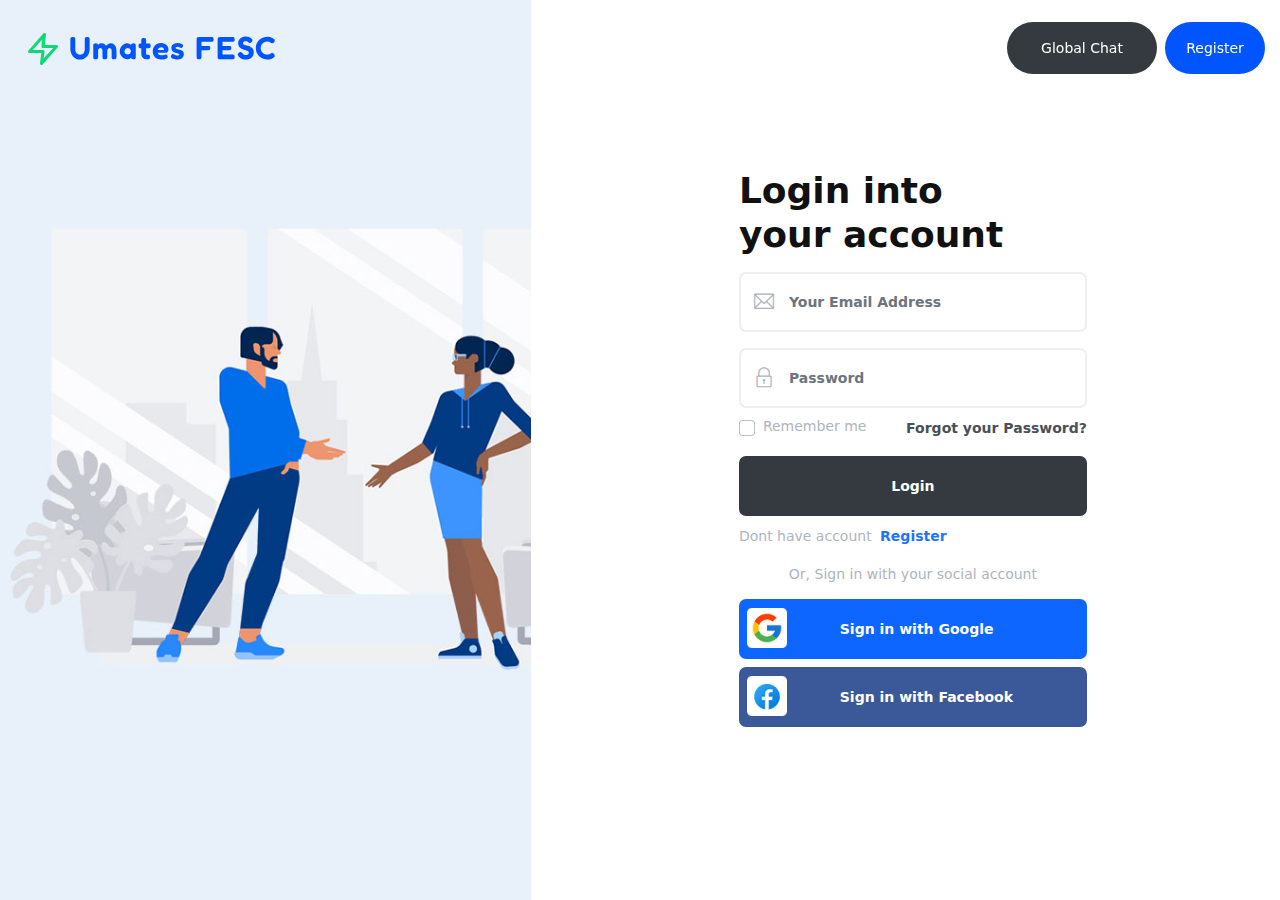
<file: index.html>
<!DOCTYPE html>
<html lang="en">
<head>
    <meta charset="UTF-8">
    <meta name="viewport" content="width=device-width, initial-scale=1.0">
    <meta http-equiv="X-UA-Compatible" content="ie=edge">
    <title>UMates </title>

    <link rel="stylesheet" href="css/themify-icons.css">
    <link rel="stylesheet" href="css/feather.css">
    <!-- Favicon icon -->
    <link rel="icon" type="image/png" sizes="16x16" href="images/INFINITYC.png">
    <!-- Custom Stylesheet -->
    <link rel="stylesheet" href="css/style.css"> 



</head>

<body class="color-theme-blue">

    

    <div class="preloader"></div>

    <div class="main-wrap">

        <div class="nav-header bg-transparent shadow-none border-0">
            <div class="nav-top w-100">
                <a href="index.html"><i class="feather-zap text-success display1-size me-2 ms-0"></i><span class="d-inline-block fredoka-font ls-3 fw-600 text-current font-xxl logo-text mb-0">Umates FESC </span> </a>
                <a href="#" class="mob-menu ms-auto me-2 chat-active-btn"><i class="feather-message-circle text-grey-900 font-sm btn-round-md bg-greylight"></i></a>
                <a href="default-video.html" class="mob-menu me-2"><i class="feather-video text-grey-900 font-sm btn-round-md bg-greylight"></i></a>
                <a href="#" class="me-2 menu-search-icon mob-menu"><i class="feather-search text-grey-900 font-sm btn-round-md bg-greylight"></i></a>
                <button class="nav-menu me-0 ms-2"></button>
               
                    <a href="globalMessages.html" class="header-btn d-none d-lg-block bg-dark fw-500 text-white font-xsss p-3 ms-auto w150 text-center lh-20 rounded-xl" ">Global Chat</a>
                    <a href="#" class="header-btn d-none d-lg-block bg-current fw-500 text-white font-xsss p-3 ms-2 w100 text-center lh-20 rounded-xl"  data-bs-toggle="modal" data-bs-target="#Modalregister">Register</a>

            </div>
            
            
        </div>

        <div class="row">
            <div class="col-xl-5 d-none d-xl-block p-0 vh-100 bg-image-cover bg-no-repeat" style="background-image: url(images/login-bg.jpg);"></div>
            <div class="col-xl-7 vh-100 align-items-center d-flex bg-white rounded-3 overflow-hidden">
                <div class="card shadow-none border-0 ms-auto me-auto login-card">
                    <div class="card-body rounded-0 text-left">
                        <h2 class="fw-700 display1-size display2-md-size mb-3">Login into <br>your account</h2>
                        <form>
                            
                            <div class="form-group icon-input mb-3">
                                <i class="font-sm ti-email text-grey-500 pe-0"></i>
                                <input type="text" class="style2-input ps-5 form-control text-grey-900 font-xsss fw-600" placeholder="Your Email Address">                        
                            </div>
                            <div class="form-group icon-input mb-1">
                                <input type="Password" class="style2-input ps-5 form-control text-grey-900 font-xss ls-3" placeholder="Password">
                                <i class="font-sm ti-lock text-grey-500 pe-0"></i>
                            </div>
                            <div class="form-check text-left mb-3">
                                <input type="checkbox" class="form-check-input mt-2" id="exampleCheck5">
                                <label class="form-check-label font-xsss text-grey-500" for="exampleCheck5">Remember me</label>
                                <a href="forgot.html" class="fw-600 font-xsss text-grey-700 mt-1 float-right">Forgot your Password?</a>
                            </div>
                        </form>
                         
                        <div class="col-sm-12 p-0 text-left">
                            <div class="form-group mb-1"><a href="home.html" class="form-control text-center style2-input text-white fw-600 bg-dark border-0 p-0 ">Login</a></div>
                            <h6 class="text-grey-500 font-xsss fw-500 mt-0 mb-0 lh-32">Dont have account <a href="register.html" class="fw-700 ms-1">Register</a></h6>
                        </div>
                        <div class="col-sm-12 p-0 text-center mt-2">
                            
                            <h6 class="mb-0 d-inline-block bg-white fw-500 font-xsss text-grey-500 mb-3">Or, Sign in with your social account </h6>
                            <div class="form-group mb-1"><a href="#" class="form-control text-left style2-input text-white fw-600 bg-facebook border-0 p-0 mb-2"><img src="images/icon-1.png" alt="icon" class="ms-2 w40 mb-1 me-5"> Sign in with Google</a></div>
                            <div class="form-group mb-1"><a href="#" class="form-control text-left style2-input text-white fw-600 bg-twiiter border-0 p-0 "><img src="images/icon-3.png" alt="icon" class="ms-2 w40 mb-1 me-5"> Sign in with Facebook</a></div>
                        </div>
                    </div>
                </div> 
            </div>
        </div>
    </div>

    <!-- Modal Login -->
    <div class="modal bottom fade" style="overflow-y: scroll;" id="Modallogin" tabindex="-1" role="dialog">
         <div class="modal-dialog modal-dialog-centered" role="document">
            <div class="modal-content border-0">
                <button type="button" class="close" data-dismiss="modal" aria-label="Close"><i class="ti-close text-grey-500"></i></button>
                <div class="modal-body p-3 d-flex align-items-center bg-none">
                    <div class="card shadow-none rounded-0 w-100 p-2 pt-3 border-0">
                        <div class="card-body rounded-0 text-left p-3">
                            <h2 class="fw-700 display1-size display2-md-size mb-4">Login into <br>your account</h2>
                            <form>
                                
                                <div class="form-group icon-input mb-3">
                                    <i class="font-sm ti-email text-grey-500 pe-0"></i>
                                    <input type="text" class="style2-input ps-5 form-control text-grey-900 font-xsss fw-600" placeholder="Your Email Address">                        
                                </div>
                                <div class="form-group icon-input mb-1">
                                    <input type="Password" class="style2-input ps-5 form-control text-grey-900 font-xss ls-3" placeholder="Password">
                                    <i class="font-sm ti-lock text-grey-500 pe-0"></i>
                                </div>
                                <div class="form-check text-left mb-3">
                                    <input type="checkbox" class="form-check-input mt-2" id="exampleCheck2">
                                    <label class="form-check-label font-xsss text-grey-500" for="exampleCheck2">Remember me</label>
                                    <a href="forgot.html" class="fw-600 font-xsss text-grey-700 mt-1 float-right">Forgot your Password?</a>
                                </div>
                            </form>
                             
                            <div class="col-sm-12 p-0 text-left">
                                <div class="form-group mb-1"><a href="#" class="form-control text-center style2-input text-white fw-600 bg-dark border-0 p-0 ">Login</a></div>
                                <h6 class="text-grey-500 font-xsss fw-500 mt-0 mb-0 lh-32">Dont have account <a href="register.html" class="fw-700 ms-1">Register</a></h6>
                            </div>
                            <div class="col-sm-12 p-0 text-center mt-3 ">
                                
                                <h6 class="mb-0 d-inline-block bg-white fw-600 font-xsss text-grey-500 mb-4">Or, Sign in with your social account </h6>
                                <div class="form-group mb-1"><a href="#" class="form-control text-left style2-input text-white fw-600 bg-facebook border-0 p-0 mb-2"><img src="images/icon-1.png" alt="icon" class="ms-2 w40 mb-1 me-5"> Sign in with Google</a></div>
                                <div class="form-group mb-1"><a href="#" class="form-control text-left style2-input text-white fw-600 bg-twiiter border-0 p-0 "><img src="images/icon-3.png" alt="icon" class="ms-2 w40 mb-1 me-5"> Sign in with Facebook</a></div>
                            </div>
                        </div>
                    </div>                    
                </div>
            </div>
        </div>
    </div>


    <!-- Modal Register -->
    <div class="modal bottom fade" style="overflow-y: scroll;" id="Modalregister" tabindex="-1" role="dialog">
        <div class="modal-dialog modal-dialog-centered" role="document">
            <div class="modal-content border-0">
                <button type="button" class="close" data-dismiss="modal" aria-label="Close"><i class="ti-close text-grey-500"></i></button>
                <div class="modal-body p-3 d-flex align-items-center bg-none">
                    <div class="card shadow-none rounded-0 w-100 p-2 pt-3 border-0">
                        <div class="card-body rounded-0 text-left p-3">
                            <h2 class="fw-700 display1-size display2-md-size mb-4">Create <br>your account</h2>                        
                            <form>
                                
                                <div class="form-group icon-input mb-3">
                                    <i class="font-sm ti-user text-grey-500 pe-0"></i>
                                    <input type="text" class="style2-input ps-5 form-control text-grey-900 font-xsss fw-600" placeholder="Your Name">                        
                                </div>
                                <div class="form-group icon-input mb-3">
                                    <i class="font-sm ti-email text-grey-500 pe-0"></i>
                                    <input type="text" class="style2-input ps-5 form-control text-grey-900 font-xsss fw-600" placeholder="Your Email Address">                        
                                </div>
                                <div class="form-group icon-input mb-3">
                                    <input type="Password" class="style2-input ps-5 form-control text-grey-900 font-xss ls-3" placeholder="Password">
                                    <i class="font-sm ti-lock text-grey-500 pe-0"></i>
                                </div>
                                <div class="form-group icon-input mb-1">
                                    <input type="Password" class="style2-input ps-5 form-control text-grey-900 font-xss ls-3" placeholder="Confirm Password">
                                    <i class="font-sm ti-lock text-grey-500 pe-0"></i>
                                </div>
                                <div class="form-check text-left mb-3">
                                    <input type="checkbox" class="form-check-input mt-2" id="exampleCheck3">
                                    <label class="form-check-label font-xsss text-grey-500" for="exampleCheck3">Accept Term and Conditions</label>
                                    <!-- <a href="#" class="fw-600 font-xsss text-grey-700 mt-1 float-right">Forgot your Password?</a> -->
                                </div>
                            </form>
                             
                            <div class="col-sm-12 p-0 text-left">
                                <div class="form-group mb-1"><a href="#" class="form-control text-center style2-input text-white fw-600 bg-dark border-0 p-0 ">Register</a></div>
                                <h6 class="text-grey-500 font-xsss fw-500 mt-0 mb-0 lh-32">Already have account <a href="login.html" class="fw-700 ms-1">Login</a></h6>
                            </div>
                            <div class="col-sm-12 p-0 text-center mt-3 ">
                                
                                <h6 class="mb-0 d-inline-block bg-white fw-600 font-xsss text-grey-500 mb-4">Or, Sign in with your social account </h6>
                                <div class="form-group mb-1"><a href="#" class="form-control text-left style2-input text-white fw-600 bg-facebook border-0 p-0 "><img src="images/icon-1.png" alt="icon" class="ms-2 w40 mb-1 me-5"> Sign in with Google</a></div>
                                <div class="form-group mb-1"><a href="#" class="form-control text-left style2-input text-white fw-600 bg-twiiter border-0 p-0 "><img src="images/icon-3.png" alt="icon" class="ms-2 w40 mb-1 me-5"> Sign in with Facebook</a></div>
                            </div>
                        </div>
                    </div>                    
                </div>
            </div>
        </div>
    </div>

    <script src="js/plugin.js"></script>
    <script src="js/scripts.js"></script>
</body>

</html>
</file>
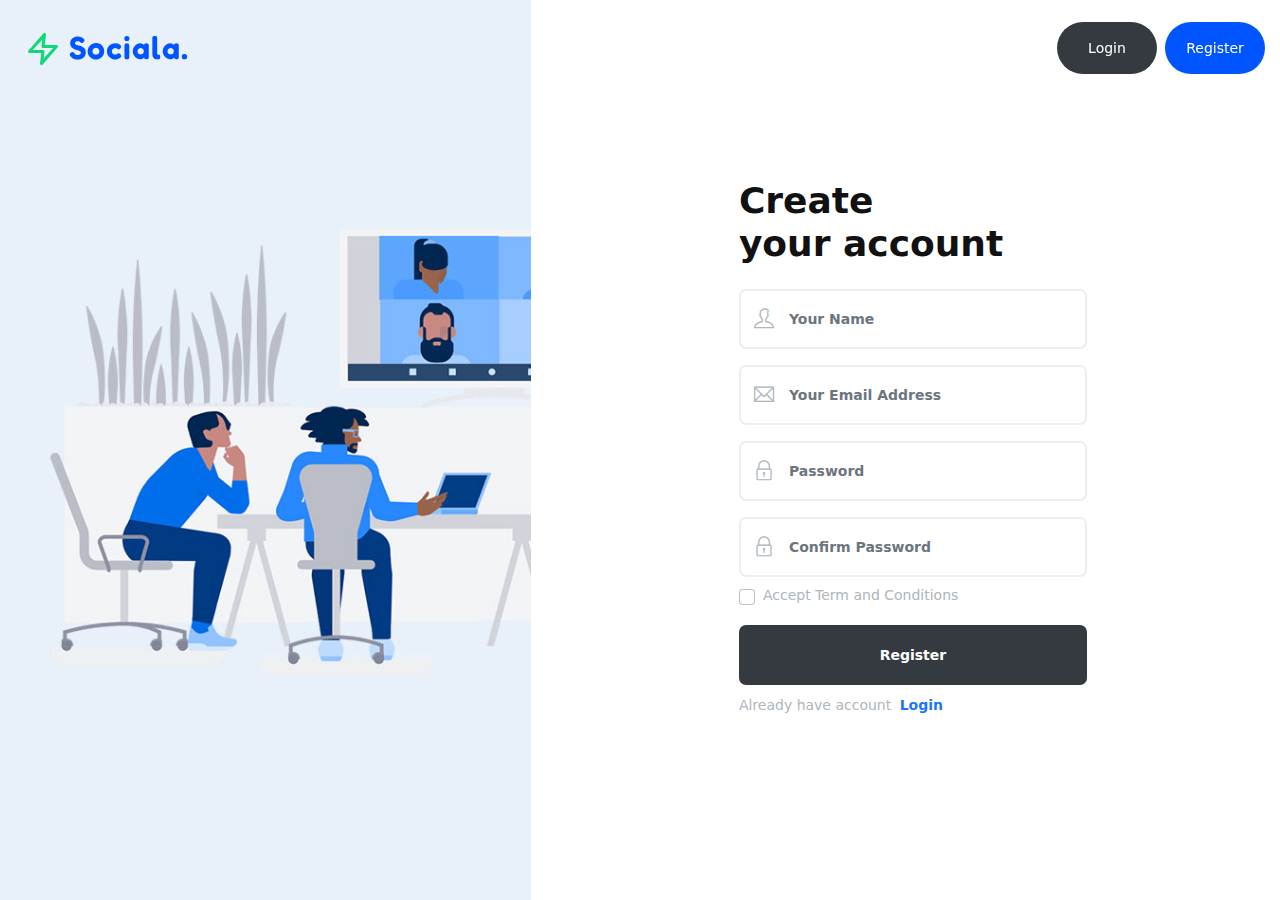
<file: register.html>
<!DOCTYPE html>
<html lang="en">
<head>
    <meta charset="UTF-8">
    <meta name="viewport" content="width=device-width, initial-scale=1.0">
    <meta http-equiv="X-UA-Compatible" content="ie=edge">
    <title>Elomoas - Online Course and LMS HTML Template</title>

    <link rel="stylesheet" href="css/themify-icons.css">
    <link rel="stylesheet" href="css/feather.css">
    <!-- Favicon icon -->
    <link rel="icon" type="image/png" sizes="16x16" href="images/favicon.png">
    <!-- Custom Stylesheet -->
    <link rel="stylesheet" href="css/style.css"> 



</head>

<body class="color-theme-blue">

    <div class="preloader"></div>

    <div class="main-wrap">

        <div class="nav-header bg-transparent shadow-none border-0">
            <div class="nav-top w-100">
                <a href="index.html"><i class="feather-zap text-success display1-size me-2 ms-0"></i><span class="d-inline-block fredoka-font ls-3 fw-600 text-current font-xxl logo-text mb-0">Sociala. </span> </a>
                <a href="#" class="mob-menu ms-auto me-2 chat-active-btn"><i class="feather-message-circle text-grey-900 font-sm btn-round-md bg-greylight"></i></a>
                <a href="default-video.html" class="mob-menu me-2"><i class="feather-video text-grey-900 font-sm btn-round-md bg-greylight"></i></a>
                <a href="#" class="me-2 menu-search-icon mob-menu"><i class="feather-search text-grey-900 font-sm btn-round-md bg-greylight"></i></a>
                <button class="nav-menu me-0 ms-2"></button>

                <a href="#" class="header-btn d-none d-lg-block bg-dark fw-500 text-white font-xsss p-3 ms-auto w100 text-center lh-20 rounded-xl"  data-bs-toggle="modal" data-bs-target="#Modallogin">Login</a>
                <a href="#" class="header-btn d-none d-lg-block bg-current fw-500 text-white font-xsss p-3 ms-2 w100 text-center lh-20 rounded-xl"  data-bs-toggle="modal" data-bs-target="#Modalregister">Register</a>

            </div>
            
            
        </div>

        <div class="row">
            <div class="col-xl-5 d-none d-xl-block p-0 vh-100 bg-image-cover bg-no-repeat" style="background-image: url(images/login-bg-2.jpg);"></div>
            <div class="col-xl-7 vh-100 align-items-center d-flex bg-white rounded-3 overflow-hidden">
                <div class="card shadow-none border-0 ms-auto me-auto login-card">
                    <div class="card-body rounded-0 text-left">
                        <h2 class="fw-700 display1-size display2-md-size mb-4">Create <br>your account</h2>                        
                        <form>
                            
                            <div class="form-group icon-input mb-3">
                                <i class="font-sm ti-user text-grey-500 pe-0"></i>
                                <input type="text" class="style2-input ps-5 form-control text-grey-900 font-xsss fw-600" placeholder="Your Name">                        
                            </div>
                            <div class="form-group icon-input mb-3">
                                <i class="font-sm ti-email text-grey-500 pe-0"></i>
                                <input type="text" class="style2-input ps-5 form-control text-grey-900 font-xsss fw-600" placeholder="Your Email Address">                        
                            </div>
                            <div class="form-group icon-input mb-3">
                                <input type="Password" class="style2-input ps-5 form-control text-grey-900 font-xss ls-3" placeholder="Password">
                                <i class="font-sm ti-lock text-grey-500 pe-0"></i>
                            </div>
                            <div class="form-group icon-input mb-1">
                                <input type="Password" class="style2-input ps-5 form-control text-grey-900 font-xss ls-3" placeholder="Confirm Password">
                                <i class="font-sm ti-lock text-grey-500 pe-0"></i>
                            </div>
                            <div class="form-check text-left mb-3">
                                <input type="checkbox" class="form-check-input mt-2" id="exampleCheck2">
                                <label class="form-check-label font-xsss text-grey-500" for="exampleCheck2">Accept Term and Conditions</label>
                                <!-- <a href="#" class="fw-600 font-xsss text-grey-700 mt-1 float-right">Forgot your Password?</a> -->
                            </div>
                        </form>
                         
                        <div class="col-sm-12 p-0 text-left">
                            <div class="form-group mb-1"><a href="#" class="form-control text-center style2-input text-white fw-600 bg-dark border-0 p-0 ">Register</a></div>
                            <h6 class="text-grey-500 font-xsss fw-500 mt-0 mb-0 lh-32">Already have account <a href="login.html" class="fw-700 ms-1">Login</a></h6>
                        </div>
                         
                    </div>
                </div> 
            </div>
        </div>
    </div>

    <!-- Modal Login -->
    <div class="modal bottom fade" style="overflow-y: scroll;" id="Modallogin" tabindex="-1" role="dialog">
         <div class="modal-dialog modal-dialog-centered" role="document">
            <div class="modal-content border-0">
                <button type="button" class="close" data-dismiss="modal" aria-label="Close"><i class="ti-close text-grey-500"></i></button>
                <div class="modal-body p-3 d-flex align-items-center bg-none">
                    <div class="card shadow-none rounded-0 w-100 p-2 pt-3 border-0">
                        <div class="card-body rounded-0 text-left p-3">
                            <h2 class="fw-700 display1-size display2-md-size mb-4">Login into <br>your account</h2>
                            <form>
                                
                                <div class="form-group icon-input mb-3">
                                    <i class="font-sm ti-email text-grey-500 pe-0"></i>
                                    <input type="text" class="style2-input ps-5 form-control text-grey-900 font-xsss fw-600" placeholder="Your Email Address">                        
                                </div>
                                <div class="form-group icon-input mb-1">
                                    <input type="Password" class="style2-input ps-5 form-control text-grey-900 font-xss ls-3" placeholder="Password">
                                    <i class="font-sm ti-lock text-grey-500 pe-0"></i>
                                </div>
                                <div class="form-check text-left mb-3">
                                    <input type="checkbox" class="form-check-input mt-2" id="exampleCheck4">
                                    <label class="form-check-label font-xsss text-grey-500" for="exampleCheck4">Remember me</label>
                                    <a href="forgot.html" class="fw-600 font-xsss text-grey-700 mt-1 float-right">Forgot your Password?</a>
                                </div>
                            </form>
                             
                            <div class="col-sm-12 p-0 text-left">
                                <div class="form-group mb-1"><a href="#" class="form-control text-center style2-input text-white fw-600 bg-dark border-0 p-0 ">Login</a></div>
                                <h6 class="text-grey-500 font-xsss fw-500 mt-0 mb-0 lh-32">Dont have account <a href="register.html" class="fw-700 ms-1">Register</a></h6>
                            </div>
                            <div class="col-sm-12 p-0 text-center mt-3 ">
                                
                                <h6 class="mb-0 d-inline-block bg-white fw-600 font-xsss text-grey-500 mb-4">Or, Sign in with your social account </h6>
                                <div class="form-group mb-1"><a href="#" class="form-control text-left style2-input text-white fw-600 bg-facebook border-0 p-0 mb-2"><img src="images/icon-1.png" alt="icon" class="ms-2 w40 mb-1 me-5"> Sign in with Google</a></div>
                                <div class="form-group mb-1"><a href="#" class="form-control text-left style2-input text-white fw-600 bg-twiiter border-0 p-0 "><img src="images/icon-3.png" alt="icon" class="ms-2 w40 mb-1 me-5"> Sign in with Facebook</a></div>
                            </div>
                        </div>
                    </div>                    
                </div>
            </div>
        </div>
    </div>


    <!-- Modal Register -->
    <div class="modal bottom fade" style="overflow-y: scroll;" id="Modalregister" tabindex="-1" role="dialog">
        <div class="modal-dialog modal-dialog-centered" role="document">
            <div class="modal-content border-0">
                <button type="button" class="close" data-dismiss="modal" aria-label="Close"><i class="ti-close text-grey-500"></i></button>
                <div class="modal-body p-3 d-flex align-items-center bg-none">
                    <div class="card shadow-none rounded-0 w-100 p-2 pt-3 border-0">
                        <div class="card-body rounded-0 text-left p-3">
                            <h2 class="fw-700 display1-size display2-md-size mb-4">Create <br>your account</h2>                        
                            <form>
                                
                                <div class="form-group icon-input mb-3">
                                    <i class="font-sm ti-user text-grey-500 pe-0"></i>
                                    <input type="text" class="style2-input ps-5 form-control text-grey-900 font-xsss fw-600" placeholder="Your Name">                        
                                </div>
                                <div class="form-group icon-input mb-3">
                                    <i class="font-sm ti-email text-grey-500 pe-0"></i>
                                    <input type="text" class="style2-input ps-5 form-control text-grey-900 font-xsss fw-600" placeholder="Your Email Address">                        
                                </div>
                                <div class="form-group icon-input mb-3">
                                    <input type="Password" class="style2-input ps-5 form-control text-grey-900 font-xss ls-3" placeholder="Password">
                                    <i class="font-sm ti-lock text-grey-500 pe-0"></i>
                                </div>
                                <div class="form-group icon-input mb-1">
                                    <input type="Password" class="style2-input ps-5 form-control text-grey-900 font-xss ls-3" placeholder="Confirm Password">
                                    <i class="font-sm ti-lock text-grey-500 pe-0"></i>
                                </div>
                                <div class="form-check text-left mb-3">
                                    <input type="checkbox" class="form-check-input mt-2" id="exampleCheck7">
                                    <label class="form-check-label font-xsss text-grey-500" for="exampleCheck7">Accept Term and Conditions</label>
                                    <!-- <a href="#" class="fw-600 font-xsss text-grey-700 mt-1 float-right">Forgot your Password?</a> -->
                                </div>
                            </form>
                             
                            <div class="col-sm-12 p-0 text-left">
                                <div class="form-group mb-1"><a href="#" class="form-control text-center style2-input text-white fw-600 bg-dark border-0 p-0 ">Register</a></div>
                                <h6 class="text-grey-500 font-xsss fw-500 mt-0 mb-0 lh-32">Already have account <a href="login.html" class="fw-700 ms-1">Login</a></h6>
                            </div>
                            <div class="col-sm-12 p-0 text-center mt-3 ">
                                
                                <h6 class="mb-0 d-inline-block bg-white fw-600 font-xsss text-grey-500 mb-4">Or, Sign in with your social account </h6>
                                <div class="form-group mb-1"><a href="#" class="form-control text-left style2-input text-white fw-600 bg-facebook border-0 p-0 "><img src="images/icon-1.png" alt="icon" class="ms-2 w40 mb-1 me-5"> Sign in with Google</a></div>
                                <div class="form-group mb-1"><a href="#" class="form-control text-left style2-input text-white fw-600 bg-twiiter border-0 p-0 "><img src="images/icon-3.png" alt="icon" class="ms-2 w40 mb-1 me-5"> Sign in with Facebook</a></div>
                            </div>
                        </div>
                    </div>                    
                </div>
            </div>
        </div>
    </div>

    <script src="js/plugin.js"></script>
    <script src="js/scripts.js"></script>
</body>

</html>
</file>
<file: css/themify-icons.css>
@font-face {
	font-family: 'themify';
	src:url('../fonts/themify.eot?-fvbane');
	src:url('../fonts/themify.eot?#iefix-fvbane') format('embedded-opentype'),
		url('../fonts/themify.woff?-fvbane') format('woff'),
		url('../fonts/themify.ttf?-fvbane') format('truetype'),
		url('../fonts/themify.svg?-fvbane#themify') format('svg');
	font-weight: normal;
	font-style: normal;

}

[class^="ti-"], [class*=" ti-"] {
	font-family: 'themify';
	speak: none;
	font-style: normal;
	font-weight: normal;
	font-variant: normal;
	text-transform: none;
	line-height: 1;
	font-size: 14px; 

	/* Better Font Rendering =========== */
	-webkit-font-smoothing: antialiased;
	-moz-osx-font-smoothing: grayscale;
}

.ti-wand:before {
	content: "\e600";
}
.ti-volume:before {
	content: "\e601";
}
.ti-user:before {
	content: "\e602";
}
.ti-unlock:before {
	content: "\e603";
}
.ti-unlink:before {
	content: "\e604";
}
.ti-trash:before {
	content: "\e605";
}
.ti-thought:before {
	content: "\e606";
}
.ti-target:before {
	content: "\e607";
}
.ti-tag:before {
	content: "\e608";
}
.ti-tablet:before {
	content: "\e609";
}
.ti-star:before {
	content: "\e60a";
}
.ti-spray:before {
	content: "\e60b";
}
.ti-signal:before {
	content: "\e60c";
}
.ti-shopping-cart:before {
	content: "\e60d";
}
.ti-shopping-cart-full:before {
	content: "\e60e";
}
.ti-settings:before {
	content: "\e60f";
}
.ti-search:before {
	content: "\e610";
}
.ti-zoom-in:before {
	content: "\e611";
}
.ti-zoom-out:before {
	content: "\e612";
}
.ti-cut:before {
	content: "\e613";
}
.ti-ruler:before {
	content: "\e614";
}
.ti-ruler-pencil:before {
	content: "\e615";
}
.ti-ruler-alt:before {
	content: "\e616";
}
.ti-bookmark:before {
	content: "\e617";
}
.ti-bookmark-alt:before {
	content: "\e618";
}
.ti-reload:before {
	content: "\e619";
}
.ti-plus:before {
	content: "\e61a";
}
.ti-pin:before {
	content: "\e61b";
}
.ti-pencil:before {
	content: "\e61c";
}
.ti-pencil-alt:before {
	content: "\e61d";
}
.ti-paint-roller:before {
	content: "\e61e";
}
.ti-paint-bucket:before {
	content: "\e61f";
}
.ti-na:before {
	content: "\e620";
}
.ti-mobile:before {
	content: "\e621";
}
.ti-minus:before {
	content: "\e622";
}
.ti-medall:before {
	content: "\e623";
}
.ti-medall-alt:before {
	content: "\e624";
}
.ti-marker:before {
	content: "\e625";
}
.ti-marker-alt:before {
	content: "\e626";
}
.ti-arrow-up:before {
	content: "\e627";
}
.ti-arrow-right:before {
	content: "\e628";
}
.ti-arrow-left:before {
	content: "\e629";
}
.ti-arrow-down:before {
	content: "\e62a";
}
.ti-lock:before {
	content: "\e62b";
}
.ti-location-arrow:before {
	content: "\e62c";
}
.ti-link:before {
	content: "\e62d";
}
.ti-layout:before {
	content: "\e62e";
}
.ti-layers:before {
	content: "\e62f";
}
.ti-layers-alt:before {
	content: "\e630";
}
.ti-key:before {
	content: "\e631";
}
.ti-import:before {
	content: "\e632";
}
.ti-image:before {
	content: "\e633";
}
.ti-heart:before {
	content: "\e634";
}
.ti-heart-broken:before {
	content: "\e635";
}
.ti-hand-stop:before {
	content: "\e636";
}
.ti-hand-open:before {
	content: "\e637";
}
.ti-hand-drag:before {
	content: "\e638";
}
.ti-folder:before {
	content: "\e639";
}
.ti-flag:before {
	content: "\e63a";
}
.ti-flag-alt:before {
	content: "\e63b";
}
.ti-flag-alt-2:before {
	content: "\e63c";
}
.ti-eye:before {
	content: "\e63d";
}
.ti-export:before {
	content: "\e63e";
}
.ti-exchange-vertical:before {
	content: "\e63f";
}
.ti-desktop:before {
	content: "\e640";
}
.ti-cup:before {
	content: "\e641";
}
.ti-crown:before {
	content: "\e642";
}
.ti-comments:before {
	content: "\e643";
}
.ti-comment:before {
	content: "\e644";
}
.ti-comment-alt:before {
	content: "\e645";
}
.ti-close:before {
	content: "\e646";
}
.ti-clip:before {
	content: "\e647";
}
.ti-angle-up:before {
	content: "\e648";
}
.ti-angle-right:before {
	content: "\e649";
}
.ti-angle-left:before {
	content: "\e64a";
}
.ti-angle-down:before {
	content: "\e64b";
}
.ti-check:before {
	content: "\e64c";
}
.ti-check-box:before {
	content: "\e64d";
}
.ti-camera:before {
	content: "\e64e";
}
.ti-announcement:before {
	content: "\e64f";
}
.ti-brush:before {
	content: "\e650";
}
.ti-briefcase:before {
	content: "\e651";
}
.ti-bolt:before {
	content: "\e652";
}
.ti-bolt-alt:before {
	content: "\e653";
}
.ti-blackboard:before {
	content: "\e654";
}
.ti-bag:before {
	content: "\e655";
}
.ti-move:before {
	content: "\e656";
}
.ti-arrows-vertical:before {
	content: "\e657";
}
.ti-arrows-horizontal:before {
	content: "\e658";
}
.ti-fullscreen:before {
	content: "\e659";
}
.ti-arrow-top-right:before {
	content: "\e65a";
}
.ti-arrow-top-left:before {
	content: "\e65b";
}
.ti-arrow-circle-up:before {
	content: "\e65c";
}
.ti-arrow-circle-right:before {
	content: "\e65d";
}
.ti-arrow-circle-left:before {
	content: "\e65e";
}
.ti-arrow-circle-down:before {
	content: "\e65f";
}
.ti-angle-double-up:before {
	content: "\e660";
}
.ti-angle-double-right:before {
	content: "\e661";
}
.ti-angle-double-left:before {
	content: "\e662";
}
.ti-angle-double-down:before {
	content: "\e663";
}
.ti-zip:before {
	content: "\e664";
}
.ti-world:before {
	content: "\e665";
}
.ti-wheelchair:before {
	content: "\e666";
}
.ti-view-list:before {
	content: "\e667";
}
.ti-view-list-alt:before {
	content: "\e668";
}
.ti-view-grid:before {
	content: "\e669";
}
.ti-uppercase:before {
	content: "\e66a";
}
.ti-upload:before {
	content: "\e66b";
}
.ti-underline:before {
	content: "\e66c";
}
.ti-truck:before {
	content: "\e66d";
}
.ti-timer:before {
	content: "\e66e";
}
.ti-ticket:before {
	content: "\e66f";
}
.ti-thumb-up:before {
	content: "\e670";
}
.ti-thumb-down:before {
	content: "\e671";
}
.ti-text:before {
	content: "\e672";
}
.ti-stats-up:before {
	content: "\e673";
}
.ti-stats-down:before {
	content: "\e674";
}
.ti-split-v:before {
	content: "\e675";
}
.ti-split-h:before {
	content: "\e676";
}
.ti-smallcap:before {
	content: "\e677";
}
.ti-shine:before {
	content: "\e678";
}
.ti-shift-right:before {
	content: "\e679";
}
.ti-shift-left:before {
	content: "\e67a";
}
.ti-shield:before {
	content: "\e67b";
}
.ti-notepad:before {
	content: "\e67c";
}
.ti-server:before {
	content: "\e67d";
}
.ti-quote-right:before {
	content: "\e67e";
}
.ti-quote-left:before {
	content: "\e67f";
}
.ti-pulse:before {
	content: "\e680";
}
.ti-printer:before {
	content: "\e681";
}
.ti-power-off:before {
	content: "\e682";
}
.ti-plug:before {
	content: "\e683";
}
.ti-pie-chart:before {
	content: "\e684";
}
.ti-paragraph:before {
	content: "\e685";
}
.ti-panel:before {
	content: "\e686";
}
.ti-package:before {
	content: "\e687";
}
.ti-music:before {
	content: "\e688";
}
.ti-music-alt:before {
	content: "\e689";
}
.ti-mouse:before {
	content: "\e68a";
}
.ti-mouse-alt:before {
	content: "\e68b";
}
.ti-money:before {
	content: "\e68c";
}
.ti-microphone:before {
	content: "\e68d";
}
.ti-menu:before {
	content: "\e68e";
}
.ti-menu-alt:before {
	content: "\e68f";
}
.ti-map:before {
	content: "\e690";
}
.ti-map-alt:before {
	content: "\e691";
}
.ti-loop:before {
	content: "\e692";
}
.ti-location-pin:before {
	content: "\e693";
}
.ti-list:before {
	content: "\e694";
}
.ti-light-bulb:before {
	content: "\e695";
}
.ti-Italic:before {
	content: "\e696";
}
.ti-info:before {
	content: "\e697";
}
.ti-infinite:before {
	content: "\e698";
}
.ti-id-badge:before {
	content: "\e699";
}
.ti-hummer:before {
	content: "\e69a";
}
.ti-home:before {
	content: "\e69b";
}
.ti-help:before {
	content: "\e69c";
}
.ti-headphone:before {
	content: "\e69d";
}
.ti-harddrives:before {
	content: "\e69e";
}
.ti-harddrive:before {
	content: "\e69f";
}
.ti-gift:before {
	content: "\e6a0";
}
.ti-game:before {
	content: "\e6a1";
}
.ti-filter:before {
	content: "\e6a2";
}
.ti-files:before {
	content: "\e6a3";
}
.ti-file:before {
	content: "\e6a4";
}
.ti-eraser:before {
	content: "\e6a5";
}
.ti-envelope:before {
	content: "\e6a6";
}
.ti-download:before {
	content: "\e6a7";
}
.ti-direction:before {
	content: "\e6a8";
}
.ti-direction-alt:before {
	content: "\e6a9";
}
.ti-dashboard:before {
	content: "\e6aa";
}
.ti-control-stop:before {
	content: "\e6ab";
}
.ti-control-shuffle:before {
	content: "\e6ac";
}
.ti-control-play:before {
	content: "\e6ad";
}
.ti-control-pause:before {
	content: "\e6ae";
}
.ti-control-forward:before {
	content: "\e6af";
}
.ti-control-backward:before {
	content: "\e6b0";
}
.ti-cloud:before {
	content: "\e6b1";
}
.ti-cloud-up:before {
	content: "\e6b2";
}
.ti-cloud-down:before {
	content: "\e6b3";
}
.ti-clipboard:before {
	content: "\e6b4";
}
.ti-car:before {
	content: "\e6b5";
}
.ti-calendar:before {
	content: "\e6b6";
}
.ti-book:before {
	content: "\e6b7";
}
.ti-bell:before {
	content: "\e6b8";
}
.ti-basketball:before {
	content: "\e6b9";
}
.ti-bar-chart:before {
	content: "\e6ba";
}
.ti-bar-chart-alt:before {
	content: "\e6bb";
}
.ti-back-right:before {
	content: "\e6bc";
}
.ti-back-left:before {
	content: "\e6bd";
}
.ti-arrows-corner:before {
	content: "\e6be";
}
.ti-archive:before {
	content: "\e6bf";
}
.ti-anchor:before {
	content: "\e6c0";
}
.ti-align-right:before {
	content: "\e6c1";
}
.ti-align-left:before {
	content: "\e6c2";
}
.ti-align-justify:before {
	content: "\e6c3";
}
.ti-align-center:before {
	content: "\e6c4";
}
.ti-alert:before {
	content: "\e6c5";
}
.ti-alarm-clock:before {
	content: "\e6c6";
}
.ti-agenda:before {
	content: "\e6c7";
}
.ti-write:before {
	content: "\e6c8";
}
.ti-window:before {
	content: "\e6c9";
}
.ti-widgetized:before {
	content: "\e6ca";
}
.ti-widget:before {
	content: "\e6cb";
}
.ti-widget-alt:before {
	content: "\e6cc";
}
.ti-wallet:before {
	content: "\e6cd";
}
.ti-video-clapper:before {
	content: "\e6ce";
}
.ti-video-camera:before {
	content: "\e6cf";
}
.ti-vector:before {
	content: "\e6d0";
}
.ti-themify-logo:before {
	content: "\e6d1";
}
.ti-themify-favicon:before {
	content: "\e6d2";
}
.ti-themify-favicon-alt:before {
	content: "\e6d3";
}
.ti-support:before {
	content: "\e6d4";
}
.ti-stamp:before {
	content: "\e6d5";
}
.ti-split-v-alt:before {
	content: "\e6d6";
}
.ti-slice:before {
	content: "\e6d7";
}
.ti-shortcode:before {
	content: "\e6d8";
}
.ti-shift-right-alt:before {
	content: "\e6d9";
}
.ti-shift-left-alt:before {
	content: "\e6da";
}
.ti-ruler-alt-2:before {
	content: "\e6db";
}
.ti-receipt:before {
	content: "\e6dc";
}
.ti-pin2:before {
	content: "\e6dd";
}
.ti-pin-alt:before {
	content: "\e6de";
}
.ti-pencil-alt2:before {
	content: "\e6df";
}
.ti-palette:before {
	content: "\e6e0";
}
.ti-more:before {
	content: "\e6e1";
}
.ti-more-alt:before {
	content: "\e6e2";
}
.ti-microphone-alt:before {
	content: "\e6e3";
}
.ti-magnet:before {
	content: "\e6e4";
}
.ti-line-double:before {
	content: "\e6e5";
}
.ti-line-dotted:before {
	content: "\e6e6";
}
.ti-line-dashed:before {
	content: "\e6e7";
}
.ti-layout-width-full:before {
	content: "\e6e8";
}
.ti-layout-width-default:before {
	content: "\e6e9";
}
.ti-layout-width-default-alt:before {
	content: "\e6ea";
}
.ti-layout-tab:before {
	content: "\e6eb";
}
.ti-layout-tab-window:before {
	content: "\e6ec";
}
.ti-layout-tab-v:before {
	content: "\e6ed";
}
.ti-layout-tab-min:before {
	content: "\e6ee";
}
.ti-layout-slider:before {
	content: "\e6ef";
}
.ti-layout-slider-alt:before {
	content: "\e6f0";
}
.ti-layout-sidebar-right:before {
	content: "\e6f1";
}
.ti-layout-sidebar-none:before {
	content: "\e6f2";
}
.ti-layout-sidebar-left:before {
	content: "\e6f3";
}
.ti-layout-placeholder:before {
	content: "\e6f4";
}
.ti-layout-menu:before {
	content: "\e6f5";
}
.ti-layout-menu-v:before {
	content: "\e6f6";
}
.ti-layout-menu-separated:before {
	content: "\e6f7";
}
.ti-layout-menu-full:before {
	content: "\e6f8";
}
.ti-layout-media-right-alt:before {
	content: "\e6f9";
}
.ti-layout-media-right:before {
	content: "\e6fa";
}
.ti-layout-media-overlay:before {
	content: "\e6fb";
}
.ti-layout-media-overlay-alt:before {
	content: "\e6fc";
}
.ti-layout-media-overlay-alt-2:before {
	content: "\e6fd";
}
.ti-layout-media-left-alt:before {
	content: "\e6fe";
}
.ti-layout-media-left:before {
	content: "\e6ff";
}
.ti-layout-media-center-alt:before {
	content: "\e700";
}
.ti-layout-media-center:before {
	content: "\e701";
}
.ti-layout-list-thumb:before {
	content: "\e702";
}
.ti-layout-list-thumb-alt:before {
	content: "\e703";
}
.ti-layout-list-post:before {
	content: "\e704";
}
.ti-layout-list-large-image:before {
	content: "\e705";
}
.ti-layout-line-solid:before {
	content: "\e706";
}
.ti-layout-grid4:before {
	content: "\e707";
}
.ti-layout-grid3:before {
	content: "\e708";
}
.ti-layout-grid2:before {
	content: "\e709";
}
.ti-layout-grid2-thumb:before {
	content: "\e70a";
}
.ti-layout-cta-right:before {
	content: "\e70b";
}
.ti-layout-cta-left:before {
	content: "\e70c";
}
.ti-layout-cta-center:before {
	content: "\e70d";
}
.ti-layout-cta-btn-right:before {
	content: "\e70e";
}
.ti-layout-cta-btn-left:before {
	content: "\e70f";
}
.ti-layout-column4:before {
	content: "\e710";
}
.ti-layout-column3:before {
	content: "\e711";
}
.ti-layout-column2:before {
	content: "\e712";
}
.ti-layout-accordion-separated:before {
	content: "\e713";
}
.ti-layout-accordion-merged:before {
	content: "\e714";
}
.ti-layout-accordion-list:before {
	content: "\e715";
}
.ti-ink-pen:before {
	content: "\e716";
}
.ti-info-alt:before {
	content: "\e717";
}
.ti-help-alt:before {
	content: "\e718";
}
.ti-headphone-alt:before {
	content: "\e719";
}
.ti-hand-point-up:before {
	content: "\e71a";
}
.ti-hand-point-right:before {
	content: "\e71b";
}
.ti-hand-point-left:before {
	content: "\e71c";
}
.ti-hand-point-down:before {
	content: "\e71d";
}
.ti-gallery:before {
	content: "\e71e";
}
.ti-face-smile:before {
	content: "\e71f";
}
.ti-face-sad:before {
	content: "\e720";
}
.ti-credit-card:before {
	content: "\e721";
}
.ti-control-skip-forward:before {
	content: "\e722";
}
.ti-control-skip-backward:before {
	content: "\e723";
}
.ti-control-record:before {
	content: "\e724";
}
.ti-control-eject:before {
	content: "\e725";
}
.ti-comments-smiley:before {
	content: "\e726";
}
.ti-brush-alt:before {
	content: "\e727";
}
.ti-youtube:before {
	content: "\e728";
}
.ti-vimeo:before {
	content: "\e729";
}
.ti-twitter-alt:before {
	content: "\e72a";
}
.ti-time:before {
	content: "\e72b";
}
.ti-tumblr:before {
	content: "\e72c";
}
.ti-skype:before {
	content: "\e72d";
}
.ti-share:before {
	content: "\e72e";
}
.ti-share-alt:before {
	content: "\e72f";
}
.ti-rocket:before {
	content: "\e730";
}
.ti-pinterest:before {
	content: "\e731";
}
.ti-new-window:before {
	content: "\e732";
}
.ti-microsoft:before {
	content: "\e733";
}
.ti-list-ol:before {
	content: "\e734";
}
.ti-linkedin:before {
	content: "\e735";
}
.ti-layout-sidebar-2:before {
	content: "\e736";
}
.ti-layout-grid4-alt:before {
	content: "\e737";
}
.ti-layout-grid3-alt:before {
	content: "\e738";
}
.ti-layout-grid2-alt:before {
	content: "\e739";
}
.ti-layout-column4-alt:before {
	content: "\e73a";
}
.ti-layout-column3-alt:before {
	content: "\e73b";
}
.ti-layout-column2-alt:before {
	content: "\e73c";
}
.ti-instagram:before {
	content: "\e73d";
}
.ti-google:before {
	content: "\e73e";
}
.ti-github:before {
	content: "\e73f";
}
.ti-flickr:before {
	content: "\e740";
}
.ti-facebook:before {
	content: "\e741";
}
.ti-dropbox:before {
	content: "\e742";
}
.ti-dribbble:before {
	content: "\e743";
}
.ti-apple:before {
	content: "\e744";
}
.ti-android:before {
	content: "\e745";
}
.ti-save:before {
	content: "\e746";
}
.ti-save-alt:before {
	content: "\e747";
}
.ti-yahoo:before {
	content: "\e748";
}
.ti-wordpress:before {
	content: "\e749";
}
.ti-vimeo-alt:before {
	content: "\e74a";
}
.ti-twitter-alt:before {
	content: "\e74b";
}
.ti-tumblr-alt:before {
	content: "\e74c";
}
.ti-trello:before {
	content: "\e74d";
}
.ti-stack-overflow:before {
	content: "\e74e";
}
.ti-soundcloud:before {
	content: "\e74f";
}
.ti-sharethis:before {
	content: "\e750";
}
.ti-sharethis-alt:before {
	content: "\e751";
}
.ti-reddit:before {
	content: "\e752";
}
.ti-pinterest-alt:before {
	content: "\e753";
}
.ti-microsoft-alt:before {
	content: "\e754";
}
.ti-linux:before {
	content: "\e755";
}
.ti-jsfiddle:before {
	content: "\e756";
}
.ti-joomla:before {
	content: "\e757";
}
.ti-html5:before {
	content: "\e758";
}
.ti-flickr-alt:before {
	content: "\e759";
}
.ti-email:before {
	content: "\e75a";
}
.ti-drupal:before {
	content: "\e75b";
}
.ti-dropbox-alt:before {
	content: "\e75c";
}
.ti-css3:before {
	content: "\e75d";
}
.ti-rss:before {
	content: "\e75e";
}
.ti-rss-alt:before {
	content: "\e75f";
}
</file>
<file: css/feather.css>
@font-face {
	font-family: 'Feather';
	src:
	url('../fonts/Feather.ttf?sdxovp') format('truetype'),
	url('../fonts/Feather.woff?sdxovp') format('woff'),
	url('../fonts/Feather.svg?sdxovp#Feather') format('svg');
	font-weight: normal;
	font-style: normal;
}
[class^="feather-"], [class*=" feather-"] {
	font-family: 'feather' !important;
	speak: none;
	font-style: normal;
	font-weight: normal;
	font-variant: normal;
	text-transform: none;
	line-height: 1;
	-webkit-font-smoothing: antialiased;
	-moz-osx-font-smoothing: grayscale;
}

.feather-activity:before {
	content: "\e900";
}
.feather-airplay:before {
	content: "\e901";
}
.feather-alert-circle:before {
	content: "\e902";
}
.feather-alert-octagon:before {
	content: "\e903";
}
.feather-alert-triangle:before {
	content: "\e904";
}
.feather-align-center:before {
	content: "\e905";
}
.feather-align-justify:before {
	content: "\e906";
}
.feather-align-left:before {
	content: "\e907";
}
.feather-align-right:before {
	content: "\e908";
}
.feather-anchor:before {
	content: "\e909";
}
.feather-aperture:before {
	content: "\e90a";
}
.feather-archive:before {
	content: "\e90b";
}
.feather-arrow-down:before {
	content: "\e90c";
}
.feather-arrow-down-circle:before {
	content: "\e90d";
}
.feather-arrow-down-left:before {
	content: "\e90e";
}
.feather-arrow-down-right:before {
	content: "\e90f";
}
.feather-arrow-left:before {
	content: "\e910";
}
.feather-arrow-left-circle:before {
	content: "\e911";
}
.feather-arrow-right:before {
	content: "\e912";
}
.feather-arrow-right-circle:before {
	content: "\e913";
}
.feather-arrow-up:before {
	content: "\e914";
}
.feather-arrow-up-circle:before {
	content: "\e915";
}
.feather-arrow-up-left:before {
	content: "\e916";
}
.feather-arrow-up-right:before {
	content: "\e917";
}
.feather-at-sign:before {
	content: "\e918";
}
.feather-award:before {
	content: "\e919";
}
.feather-bar-chart:before {
	content: "\e91a";
}
.feather-bar-chart-2:before {
	content: "\e91b";
}
.feather-battery:before {
	content: "\e91c";
}
.feather-battery-charging:before {
	content: "\e91d";
}
.feather-bell:before {
	content: "\e91e";
}
.feather-bell-off:before {
	content: "\e91f";
}
.feather-bluetooth:before {
	content: "\e920";
}
.feather-bold:before {
	content: "\e921";
}
.feather-book:before {
	content: "\e922";
}
.feather-book-open:before {
	content: "\e923";
}
.feather-bookmark:before {
	content: "\e924";
}
.feather-box:before {
	content: "\e925";
}
.feather-briefcase:before {
	content: "\e926";
}
.feather-calendar:before {
	content: "\e927";
}
.feather-camera:before {
	content: "\e928";
}
.feather-camera-off:before {
	content: "\e929";
}
.feather-cast:before {
	content: "\e92a";
}
.feather-check:before {
	content: "\e92b";
}
.feather-check-circle:before {
	content: "\e92c";
}
.feather-check-square:before {
	content: "\e92d";
}
.feather-chevron-down:before {
	content: "\e92e";
}
.feather-chevron-left:before {
	content: "\e92f";
}
.feather-chevron-right:before {
	content: "\e930";
}
.feather-chevron-up:before {
	content: "\e931";
}
.feather-chevrons-down:before {
	content: "\e932";
}
.feather-chevrons-left:before {
	content: "\e933";
}
.feather-chevrons-right:before {
	content: "\e934";
}
.feather-chevrons-up:before {
	content: "\e935";
}
.feather-chrome:before {
	content: "\e936";
}
.feather-circle:before {
	content: "\e937";
}
.feather-clipboard:before {
	content: "\e938";
}
.feather-clock:before {
	content: "\e939";
}
.feather-cloud:before {
	content: "\e93a";
}
.feather-cloud-drizzle:before {
	content: "\e93b";
}
.feather-cloud-lightning:before {
	content: "\e93c";
}
.feather-cloud-off:before {
	content: "\e93d";
}
.feather-cloud-rain:before {
	content: "\e93e";
}
.feather-cloud-snow:before {
	content: "\e93f";
}
.feather-code:before {
	content: "\e940";
}
.feather-codepen:before {
	content: "\e941";
}
.feather-command:before {
	content: "\e942";
}
.feather-compass:before {
	content: "\e943";
}
.feather-copy:before {
	content: "\e944";
}
.feather-corner-down-left:before {
	content: "\e945";
}
.feather-corner-down-right:before {
	content: "\e946";
}
.feather-corner-left-down:before {
	content: "\e947";
}
.feather-corner-left-up:before {
	content: "\e948";
}
.feather-corner-right-down:before {
	content: "\e949";
}
.feather-corner-right-up:before {
	content: "\e94a";
}
.feather-corner-up-left:before {
	content: "\e94b";
}
.feather-corner-up-right:before {
	content: "\e94c";
}
.feather-cpu:before {
	content: "\e94d";
}
.feather-credit-card:before {
	content: "\e94e";
}
.feather-crop:before {
	content: "\e94f";
}
.feather-crosshair:before {
	content: "\e950";
}
.feather-database:before {
	content: "\e951";
}
.feather-delete:before {
	content: "\e952";
}
.feather-disc:before {
	content: "\e953";
}
.feather-dollar-sign:before {
	content: "\e954";
}
.feather-download:before {
	content: "\e955";
}
.feather-download-cloud:before {
	content: "\e956";
}
.feather-droplet:before {
	content: "\e957";
}
.feather-edit:before {
	content: "\e958";
}
.feather-edit-2:before {
	content: "\e959";
}
.feather-edit-3:before {
	content: "\e95a";
}
.feather-external-link:before {
	content: "\e95b";
}
.feather-eye:before {
	content: "\e95c";
}
.feather-eye-off:before {
	content: "\e95d";
}
.feather-facebook:before {
	content: "\e95e";
}
.feather-fast-forward:before {
	content: "\e95f";
}
.feather-feather:before {
	content: "\e960";
}
.feather-file:before {
	content: "\e961";
}
.feather-file-minus:before {
	content: "\e962";
}
.feather-file-plus:before {
	content: "\e963";
}
.feather-file-text:before {
	content: "\e964";
}
.feather-film:before {
	content: "\e965";
}
.feather-filter:before {
	content: "\e966";
}
.feather-flag:before {
	content: "\e967";
}
.feather-folder:before {
	content: "\e968";
}
.feather-folder-minus:before {
	content: "\e969";
}
.feather-folder-plus:before {
	content: "\e96a";
}
.feather-gift:before {
	content: "\e96b";
}
.feather-git-branch:before {
	content: "\e96c";
}
.feather-git-commit:before {
	content: "\e96d";
}
.feather-git-merge:before {
	content: "\e96e";
}
.feather-git-pull-request:before {
	content: "\e96f";
}
.feather-github:before {
	content: "\e970";
}
.feather-gitlab:before {
	content: "\e971";
}
.feather-globe:before {
	content: "\e972";
}
.feather-grid:before {
	content: "\e973";
}
.feather-hard-drive:before {
	content: "\e974";
}
.feather-hash:before {
	content: "\e975";
}
.feather-headphones:before {
	content: "\e976";
}
.feather-heart:before {
	content: "\e977";
}
.feather-help-circle:before {
	content: "\e978";
}
.feather-home:before {
	content: "\e979";
}
.feather-image:before {
	content: "\e97a";
}
.feather-inbox:before {
	content: "\e97b";
}
.feather-info:before {
	content: "\e97c";
}
.feather-instagram:before {
	content: "\e97d";
}
.feather-italic:before {
	content: "\e97e";
}
.feather-layers:before {
	content: "\e97f";
}
.feather-layout:before {
	content: "\e980";
}
.feather-life-buoy:before {
	content: "\e981";
}
.feather-link:before {
	content: "\e982";
}
.feather-link-2:before {
	content: "\e983";
}
.feather-linkedin:before {
	content: "\e984";
}
.feather-list:before {
	content: "\e985";
}
.feather-loader:before {
	content: "\e986";
}
.feather-lock:before {
	content: "\e987";
}
.feather-log-in:before {
	content: "\e988";
}
.feather-log-out:before {
	content: "\e989";
}
.feather-mail:before {
	content: "\e98a";
}
.feather-map:before {
	content: "\e98b";
}
.feather-map-pin:before {
	content: "\e98c";
}
.feather-maximize:before {
	content: "\e98d";
}
.feather-maximize-2:before {
	content: "\e98e";
}
.feather-menu:before {
	content: "\e98f";
}
.feather-message-circle:before {
	content: "\e990";
}
.feather-message-square:before {
	content: "\e991";
}
.feather-mic:before {
	content: "\e992";
}
.feather-mic-off:before {
	content: "\e993";
}
.feather-minimize:before {
	content: "\e994";
}
.feather-minimize-2:before {
	content: "\e995";
}
.feather-minus:before {
	content: "\e996";
}
.feather-minus-circle:before {
	content: "\e997";
}
.feather-minus-square:before {
	content: "\e998";
}
.feather-monitor:before {
	content: "\e999";
}
.feather-moon:before {
	content: "\e99a";
}
.feather-more-horizontal:before {
	content: "\e99b";
}
.feather-more-vertical:before {
	content: "\e99c";
}
.feather-move:before {
	content: "\e99d";
}
.feather-music:before {
	content: "\e99e";
}
.feather-navigation:before {
	content: "\e99f";
}
.feather-navigation-2:before {
	content: "\e9a0";
}
.feather-octagon:before {
	content: "\e9a1";
}
.feather-package:before {
	content: "\e9a2";
}
.feather-paperclip:before {
	content: "\e9a3";
}
.feather-pause:before {
	content: "\e9a4";
}
.feather-pause-circle:before {
	content: "\e9a5";
}
.feather-percent:before {
	content: "\e9a6";
}
.feather-phone:before {
	content: "\e9a7";
}
.feather-phone-call:before {
	content: "\e9a8";
}
.feather-phone-forwarded:before {
	content: "\e9a9";
}
.feather-phone-incoming:before {
	content: "\e9aa";
}
.feather-phone-missed:before {
	content: "\e9ab";
}
.feather-phone-off:before {
	content: "\e9ac";
}
.feather-phone-outgoing:before {
	content: "\e9ad";
}
.feather-pie-chart:before {
	content: "\e9ae";
}
.feather-play:before {
	content: "\e9af";
}
.feather-play-circle:before {
	content: "\e9b0";
}
.feather-plus:before {
	content: "\e9b1";
}
.feather-plus-circle:before {
	content: "\e9b2";
}
.feather-plus-square:before {
	content: "\e9b3";
}
.feather-pocket:before {
	content: "\e9b4";
}
.feather-power:before {
	content: "\e9b5";
}
.feather-printer:before {
	content: "\e9b6";
}
.feather-radio:before {
	content: "\e9b7";
}
.feather-refresh-ccw:before {
	content: "\e9b8";
}
.feather-refresh-cw:before {
	content: "\e9b9";
}
.feather-repeat:before {
	content: "\e9ba";
}
.feather-rewind:before {
	content: "\e9bb";
}
.feather-rotate-ccw:before {
	content: "\e9bc";
}
.feather-rotate-cw:before {
	content: "\e9bd";
}
.feather-rss:before {
	content: "\e9be";
}
.feather-save:before {
	content: "\e9bf";
}
.feather-scissors:before {
	content: "\e9c0";
}
.feather-search:before {
	content: "\e9c1";
}
.feather-send:before {
	content: "\e9c2";
}
.feather-server:before {
	content: "\e9c3";
}
.feather-settings:before {
	content: "\e9c4";
}
.feather-share:before {
	content: "\e9c5";
}
.feather-share-2:before {
	content: "\e9c6";
}
.feather-shield:before {
	content: "\e9c7";
}
.feather-shield-off:before {
	content: "\e9c8";
}
.feather-shopping-bag:before {
	content: "\e9c9";
}
.feather-shopping-cart:before {
	content: "\e9ca";
}
.feather-shuffle:before {
	content: "\e9cb";
}
.feather-sidebar:before {
	content: "\e9cc";
}
.feather-skip-back:before {
	content: "\e9cd";
}
.feather-skip-forward:before {
	content: "\e9ce";
}
.feather-slack:before {
	content: "\e9cf";
}
.feather-slash:before {
	content: "\e9d0";
}
.feather-sliders:before {
	content: "\e9d1";
}
.feather-smartphone:before {
	content: "\e9d2";
}
.feather-speaker:before {
	content: "\e9d3";
}
.feather-square:before {
	content: "\e9d4";
}
.feather-star:before {
	content: "\e9d5";
}
.feather-stop-circle:before {
	content: "\e9d6";
}
.feather-sun:before {
	content: "\e9d7";
}
.feather-sunrise:before {
	content: "\e9d8";
}
.feather-sunset:before {
	content: "\e9d9";
}
.feather-tablet:before {
	content: "\e9da";
}
.feather-tag:before {
	content: "\e9db";
}
.feather-target:before {
	content: "\e9dc";
}
.feather-terminal:before {
	content: "\e9dd";
}
.feather-thermometer:before {
	content: "\e9de";
}
.feather-thumbs-down:before {
	content: "\e9df";
}
.feather-thumbs-up:before {
	content: "\e9e0";
}
.feather-toggle-left:before {
	content: "\e9e1";
}
.feather-toggle-right:before {
	content: "\e9e2";
}
.feather-trash:before {
	content: "\e9e3";
}
.feather-trash-2:before {
	content: "\e9e4";
}
.feather-trending-down:before {
	content: "\e9e5";
}
.feather-trending-up:before {
	content: "\e9e6";
}
.feather-triangle:before {
	content: "\e9e7";
}
.feather-truck:before {
	content: "\e9e8";
}
.feather-tv:before {
	content: "\e9e9";
}
.feather-twitter:before {
	content: "\e9ea";
}
.feather-type:before {
	content: "\e9eb";
}
.feather-umbrella:before {
	content: "\e9ec";
}
.feather-underline:before {
	content: "\e9ed";
}
.feather-unlock:before {
	content: "\e9ee";
}
.feather-upload:before {
	content: "\e9ef";
}
.feather-upload-cloud:before {
	content: "\e9f0";
}
.feather-user:before {
	content: "\e9f1";
}
.feather-user-check:before {
	content: "\e9f2";
}
.feather-user-minus:before {
	content: "\e9f3";
}
.feather-user-plus:before {
	content: "\e9f4";
}
.feather-user-x:before {
	content: "\e9f5";
}
.feather-users:before {
	content: "\e9f6";
}
.feather-video:before {
	content: "\e9f7";
}
.feather-video-off:before {
	content: "\e9f8";
}
.feather-voicemail:before {
	content: "\e9f9";
}
.feather-volume:before {
	content: "\e9fa";
}
.feather-volume-1:before {
	content: "\e9fb";
}
.feather-volume-2:before {
	content: "\e9fc";
}
.feather-volume-x:before {
	content: "\e9fd";
}
.feather-watch:before {
	content: "\e9fe";
}
.feather-wifi:before {
	content: "\e9ff";
}
.feather-wifi-off:before {
	content: "\ea00";
}
.feather-wind:before {
	content: "\ea01";
}
.feather-x:before {
	content: "\ea02";
}
.feather-x-circle:before {
	content: "\ea03";
}
.feather-x-square:before {
	content: "\ea04";
}
.feather-youtube:before {
	content: "\ea05";
}
.feather-zap:before {
	content: "\ea06";
}
.feather-zap-off:before {
	content: "\ea07";
}
.feather-zoom-in:before {
	content: "\ea08";
}
.feather-zoom-out:before {
	content: "\ea09";
}
</file>
<file: css/style.css>
@charset "UTF-8";@import url(https://fonts.googleapis.com/css2?family=Montserrat:wght@400;500;600;700;900&display=swap);@import url(https://fonts.googleapis.com/css2?family=Roboto:wght@300;400;500;700&display=swap);@import url(https://fonts.googleapis.com/css2?family=Open+Sans:wght@300;400;600;700&family=Roboto:wght@300;400;500;700;900&display=swap);@import url(https://fonts.googleapis.com/css2?family=Fredoka+One&display=swap);@import url(../vendor/owl-carousel/css/owl.carousel.min.css);@import url(../vendor/owl-carousel/css/owl.theme.default.css);.preloader{position:fixed;left:0;top:0;width:100%;height:100%;z-index:999999;background-color:#fff;background-position:center center;background-repeat:no-repeat;background-image:url(../images/preloader.svg);background-size:80px}.box{position:relative;width:100%;height:30vh;margin:0 0 60px 0;display:block;background:0 0}.box .lines{position:absolute;width:calc(100%);height:100%;display:flex;flex-direction:column;align-items:center;justify-content:center}.box .line{position:relative;left:0;width:100%;margin:0 0 5px 0;border-radius:5px}.box .line:nth-child(2n){height:calc(20% - 5px)}.box .line:nth-child(2n+1){height:calc(30% - 5px)}.box .s_shimmer{background:rgba(0,0,0,.08)}.box.shimmer{overflow:hidden}.box.shimmer::after{background:linear-gradient(90deg,rgba(255,255,255,0),rgba(255,255,255,.2) 30%,rgba(255,255,255,.9) 50%,rgba(255,255,255,0));animation:gradient 1.6s infinite;animation-timing-function:cubic-bezier(.38,.55,.34,.95);content:"";position:absolute;left:0;top:0;right:0;bottom:0;left:0;transform:translateX(-100%) rotate(0);border-radius:5px}@keyframes gradient{100%{transform:translateX(100%) rotate(0)}}.feed-body{visibility:hidden;overflow:hidden;height:0}.loaded .feed-body{visibility:visible;overflow:visible;height:100%}.theme-dark{background-color:#1a2236}.theme-dark .app-content{background-color:#1a2236}.theme-dark .app-content:before{background-color:rgba(0,0,0,.9)}.theme-dark .card{background-color:#293145!important}.theme-dark .app-footer{background-color:#293145!important;border-top:0}.theme-dark .app-footer i{color:#fff}.theme-dark .app-header .logo svg path{fill:#fff}.theme-dark .app-header .menu-icon i{color:#fff}.theme-dark .h1,.theme-dark .h2,.theme-dark .h3,.theme-dark .h4,.theme-dark .h5,.theme-dark .h6,.theme-dark h1,.theme-dark h2,.theme-dark h3,.theme-dark h4,.theme-dark h5,.theme-dark h6{color:#fff!important}.bg-facebook{background-color:#0d66ff!important}.bg-messenger{background-color:#55acee!important}.bg-twiiter{background-color:#3b5999!important}.bg-linkedin{background-color:#0077b5!important}.bg-skype{background-color:#00aff0!important}.bg-pinterest{background-color:#bd081c!important}.bg-instagram{background-color:#e4405f!important}.bg-flicker{background-color:#ff0084!important}.bg-whatsup{background-color:#25d366!important}.bg-tumblr{background-color:#34465d!important}.bg-youtube{background-color:#cd201f!important}.bg-black{background-color:#000}.text-facebook{color:#0d66ff!important}.text-messenger{color:#55acee!important}.text-twiiter{color:#3b5999!important}.text-linkedin{color:#0077b5!important}.text-skype{color:#00aff0!important}.text-pinterest{color:#bd081c!important}.text-instagram{color:#e4405f!important}.text-current{color:var(--theme-color)!important}.text-red{color:red!important}.text-ornage{color:#ff9500!important}.text-black{color:#000!important}.text-cyan{color:#00a9a8!important}.text-yellow{color:#ffde00!important}.bg-black-08{background:rgba(0,0,0,.8)}.bg-current{background-color:var(--theme-color)!important}.bg-current-shade{background-color:var(--theme-color-shade)!important}.bg-primary-gradiant{background:linear-gradient(135deg,var(--theme-color),var(--theme-color-shade))!important}.bg-gold-gradiant{background:linear-gradient(to right,#f2994a,#f2c94c)!important}.bg-red-gradiant{background:linear-gradient(to right,#e44d26,#f16529)!important}.bg-mini-gradiant{background:linear-gradient(to right,#ee0979,#ff6a00)!important}.bg-blue-gradiant{background:linear-gradient(to right,#0575e6,#021b79)!important}.bg-grey{background-color:#eee!important}.bg-lightblue{background-color:#e8f1fa!important}.bg-lightblue2{background-color:#f7f9fd!important}.bg-lightgreen{background-color:#f2faf6!important}.bg-greyblue{background-color:#f6f7fc!important}.bg-greylight{background-color:#f5f5f5!important}.bg-lightgrey{background-color:#f9f9f9!important}.bg-lightbrown{background-color:#fdfbf4!important}.bg-orange{background-color:#ff9500!important}.bg-cyan{background-color:#00a9a8!important}.bg-yellow{background-color:#ffde00!important}.bg-blur{-webkit-backdrop-filter:blur(20px);backdrop-filter:blur(20px);background-color:rgba(255,255,255,.3)}.bg-after-fluid{position:relative}.bg-after-fluid:after{top:0;content:"";border-radius:10px;background:#ffe2ee;height:100%;width:90%;margin:0 auto;display:block;position:absolute;left:5%}.bg-after-fluid .container{position:relative;z-index:2}.bg-gradiant-bottom:after{content:"";background:linear-gradient(180deg,rgba(0,0,0,.01) 60%,rgba(0,0,0,.9) 100%);width:100%;height:250px;position:absolute;bottom:0;left:0;z-index:1}.bg-gradiant-top:before{content:"";background:linear-gradient(0deg,rgba(0,0,0,.01) 60%,rgba(0,0,0,.6) 100%);width:100%;height:150px;position:absolute;top:0;left:0;z-index:1}.bg-lightblue-after{position:relative}.bg-lightblue-after .container{position:relative;z-index:3}.bg-lightblue-after:after{content:"";position:absolute;top:0;left:0;width:100%;height:90%;background-color:#fef6e7!important}.pattern-layer{position:relative}.pattern-layer:after{content:"";position:absolute;top:-300px;right:-10%;height:100%;z-index:1;width:120%;height:100%;background-image:url(../images/layer-pattenr-bg.png);background-repeat:repeat-y;background-size:contain}.pattern-layer:before{content:"";position:absolute;top:0;left:0;width:100%;height:100%;z-index:2;-webkit-backdrop-filter:blur(50px);backdrop-filter:blur(50px);background-color:rgba(255,255,255,.8)}.pattern-layer .layer-after{position:relative;z-index:3}.app-shape:after{content:"";position:absolute;width:150px;height:230px;position:absolute;top:60%;right:0;display:inline-block;background-image:url(../images/shape-3.png);background-size:contain;background-repeat:no-repeat}.color-theme-red{--theme-color:#f32323;--theme-color-rgb:255,59,48;--theme-color-shade:#fb9f81;--theme-color-tint:#ff6259}.color-theme-green{--theme-color:#4cd964;--theme-color-rgb:76,217,100;--theme-color-shade:#2cd048;--theme-color-tint:#6ee081}.color-theme-blue{--theme-color:#05f;--theme-color-rgb:33,150,243;--theme-color-shade:#09f;--theme-color-tint:#1E74FD}.color-theme-deepblue{--theme-color:#0f36c0;--theme-color-rgb:33,150,243;--theme-color-shade:#103ace;--theme-color-tint:#1E74FD}.color-theme-pink{--theme-color:#ff2d55;--theme-color-rgb:255,45,85;--theme-color-shade:#ff0434;--theme-color-tint:#ff5676}.color-theme-yellow{--theme-color:#fbaf03;--theme-color-rgb:255,204,0;--theme-color-shade:#d6ab00;--theme-color-tint:#ffd429}.color-theme-orange{--theme-color:#ff9500;--theme-color-rgb:255,149,0;--theme-color-shade:#d67d00;--theme-color-tint:#ffa629}.color-theme-purple{--theme-color:#9c27b0;--theme-color-rgb:156,39,176;--theme-color-shade:#7e208f;--theme-color-tint:#b92fd1}.color-theme-deeppurple{--theme-color:#673ab7;--theme-color-rgb:103,58,183;--theme-color-shade:#563098;--theme-color-tint:#7c52c8}.color-theme-lightblue{--theme-color:#346e93;--theme-color-rgb:90,200,250;--theme-color-shade:#7ac1ed;--theme-color-tint:#82d5fb}.color-theme-teal{--theme-color:#00bfad;--theme-color-rgb:0,150,136;--theme-color-shade:#00bfad;--theme-color-tint:#00bfad}.color-theme-lime{--theme-color:#cddc39;--theme-color-rgb:205,220,57;--theme-color-shade:#bac923;--theme-color-tint:#d6e25c}.color-theme-deeporange{--theme-color:#ff6b22;--theme-color-rgb:255,107,34;--theme-color-shade:#f85200;--theme-color-tint:#ff864b}.color-theme-gray{--theme-color:#8e8e93;--theme-color-rgb:142,142,147;--theme-color-shade:#79797f;--theme-color-tint:#a3a3a7}.color-theme-white{--theme-color:#ffffff;--theme-color-rgb:255,255,255;--theme-color-shade:#ebebeb;--theme-color-tint:#ffffff}.color-theme-black{--theme-color:#000000;--theme-color-rgb:0,0,0;--theme-color-shade:#000000;--theme-color-tint:#141414}.color-theme-brown{--theme-color:#f2ece5;--theme-color-rgb:#f6f2ec;--theme-color-shade:#a27761;--theme-color-tint:#e4d8ca}.color-theme-darkgreen{--theme-color:#1c891f;--theme-color-rgb:142,142,147;--theme-color-shade:#79797f;--theme-color-tint:#a3a3a7}.color-theme-cayan{--theme-color:#7ac1ed;--theme-color-rgb:255,255,255;--theme-color-shade:#6ae2da;--theme-color-tint:#6ae2da}.color-theme-darkorchid{--theme-color:#9932cc;--theme-color-rgb:0,0,0;--theme-color-shade:#000000;--theme-color-tint:#141414}.color-theme-black{--theme-color:#000;--theme-color-rgb:0,0,0;--theme-color-shade:#000;--theme-color-tint:#000}.color-theme-cadetblue{--theme-color:#5f9ea0;--theme-color-rgb:0,0,0;--theme-color-shade:#5f9ea0;--theme-color-tint:#5f9ea0}.color-theme-deeppink{--theme-color:#FFC0CB;--theme-color-rgb:0,0,0;--theme-color-shade:#FFC0CB;--theme-color-tint:#FFC0CB}.w10{width:12px!important}.w15{width:15px!important}.w20{width:18px!important}.w25{width:25px!important}.w30{width:30px!important}.w35{width:35px!important}.w40{width:40px!important}.w45{width:45px!important}.w50{width:50px!important}.w60{width:60px!important}.w65{width:65px!important}.w75{width:75px!important}.w90{width:90px!important}.w100{width:100px!important}.w125{width:125px!important}.w140{width:140px!important}.w150{width:150px!important}.w175{width:175px!important}.w200{width:200px!important}.w250{width:250px!important}.w300{width:300px!important}.w350{width:350px!important}.w400{width:400px!important}.w__12{width:12.1%!important;flex:0 0 30%!important;max-width:30%!important}.w__30{width:30%!important;flex:0 0 30%!important;max-width:30%!important}.w__60{width:60%!important;flex:0 0 60%!important;max-width:60%!important}.w__70{width:70%!important;flex:0 0 70%!important;max-width:70%!important}.w__48{width:49%!important;flex:0 0 49%!important;max-width:49%!important}.h5{height:5px!important}.h10{height:7px!important}.h55{height:55px!important}.h75{height:75px!important}.h90{height:90px!important}.h100{height:100px!important}.h125{height:125px!important}.h150{height:150px!important}.h175{height:175px!important}.h200{height:200px!important}.h240{height:242px!important}.h290{height:290px!important}.h300{height:300px!important}.h361{height:361px!important}.h400{height:400px!important}.h450{height:450px!important}.h500{height:500px!important}.h600{height:600px!important}.btn-round-xss{width:8px;height:8px;border-radius:8px;display:inline-block;line-height:25px!important;text-align:center}.btn-round-xss i{line-height:25px!important}.btn-round-xs{width:25px;height:25px;border-radius:25px;display:inline-block;line-height:25px!important;text-align:center}.btn-round-xs i{line-height:25px!important}.btn-round-sm{width:35px;height:35px;border-radius:35px;display:inline-block;line-height:35px!important;text-align:center}.btn-round-sm i{line-height:35px!important}.btn-round-md{width:45px;height:45px;border-radius:45px;display:inline-block;line-height:45px!important;text-align:center}.btn-round-md i{line-height:45px}.btn-round-lg{width:50px;height:50px;border-radius:50px;display:inline-block;line-height:50px;text-align:center}.btn-round-lg i{line-height:50px}.btn-round-xl{width:60px;height:60px;border-radius:60px;display:inline-block;line-height:60px;text-align:center}.btn-round-xl i{line-height:60px}.btn-round-xl img{line-height:60px}.btn-round-xxl{width:70px;height:70px;border-radius:70px;display:inline-block;line-height:70px;text-align:center}.btn-round-xxl i{line-height:70px}.btn-round-xxxl{width:80px;height:80px;border-radius:80px;display:inline-block;line-height:80px;text-align:center}.btn-round-xxxl i{line-height:80px}.btn-round-xxxxl{width:110px;height:110px;border-radius:110px;display:inline-block;line-height:110px;text-align:center}.btn-round-xxxxl i{line-height:110px}.z-index-1{z-index:2;position:relative}.cursor-pointer{cursor:pointer}.float-left{float:left!important}.float-right{float:right!important}.text-left{text-align:left!important}.text-right{text-align:right!important}.btn-block{display:block!important}.badge-primary{background-color:#1e74fd}.badge-secondary{background-color:#673bb7}.badge-success{background-color:#10d876}.badge-info{background-color:#2754e6}.badge-warning{background-color:#fe9431}.badge-danger{background-color:#e50202}.badge-light{background-color:#f7f7f7}.badge-dark{background-color:#343a40}.badge-pill{padding-right:.6em;padding-left:.6em;border-radius:10rem!important}.ls-0{letter-spacing:-.4px}.ls-1{letter-spacing:.4px}.ls-2{letter-spacing:.6px}.ls-3{letter-spacing:1px}.lh-1{line-height:1}.lh-2{line-height:1.2}.lh-3{line-height:1.4}.lh-4{line-height:1.6}.lh-5{line-height:2}.lh-16{line-height:16px!important}.lh-20{line-height:20px!important}.lh-24{line-height:24px!important}.lh-26{line-height:26px}.lh-28{line-height:28px}.lh-30{line-height:30px!important}.lh-32{line-height:32px}.lh-34{line-height:34px}.lh-38{line-height:38px}.font-xsssss{font-size:10px!important}.font-xssss{font-size:12px!important}.font-xsss{font-size:14px!important}.font-xss{font-size:16px!important}.font-xs{font-size:18px!important}.font-sm{font-size:20px!important}.font-md{font-size:22px!important}.font-lg{font-size:25px!important}.font-xl{font-size:28px!important}.font-xxl{font-size:32px!important}.display1-size{font-size:36px!important}.display2-size{font-size:44px!important}.display3-size{font-size:50px!important}.display4-size{font-size:60px!important}.display5-size{font-size:80px!important}.shadow-md{box-shadow:0 .5rem 1rem rgba(0,0,0,.1)!important}.shadow-xs{box-shadow:0 .5rem 1rem rgba(0,0,0,.03)!important}.shadow-xss{box-shadow:0 8px 30px rgba(0,0,0,.05)!important}.border-size-sm{border-width:1px}.border-size-md{border-width:2px!important}.border-size-lg{border-width:3px!important}.border-light{border:1px #eee solid}.border-light-md{border:2px #f1f1f1 solid}.border-dark-md{border:2px #999 solid!important}.border-right-light{border-right:1px #eee solid}.border-bottom-light{border-bottom:1px #eee solid}.border-bottom-dark{border-bottom:2px #333 solid}.border-bottom-blue{border-bottom:1px #1254a1 solid}.border-dashed{border:2px #ddd dashed!important}.border-black{border:2px #000 dashed!important}.border-top-lg{border-top:3px solid #000}.border-top-xs{border-top:1px solid #f1f1f1}.bg-image-cover{background-size:cover}.bg-image-contain{background-size:contain}.bg-no-repeat{background-repeat:no-repeat}.bg-image-center{background-position:center center}.bg-image-topcenter{background-position:top 30px center}.bg-image-bottomcenter{background-position:bottom center}.bg-image-right{background-position:right -60px top 0}.bg-size-contain{background-size:contain}.bg-bottom-right{background-position:bottom right}.bg-top-right{background-position:top right}.bg-top-left{background-position:top left}.bg-size-half{background-size:40%}.bg-size-quater{background-size:70%}.bg-top-right-2{background-position:top 50px right 20px}.bg-top-100-right{background-position:top 50px right 50px}.table-responsive{overflow-x:inherit!important}.bg-pattern:after,.bg-pattern:before{content:"";position:absolute;top:0;right:0;width:80px;height:80px;border-radius:80px;right:0;top:0;background-color:#fff;opacity:.3}.bg-pattern:before{top:83px;border-radius:0 80px 80px 80px}.bg-pattern .bg-pattern-div:after,.bg-pattern .bg-pattern-div:before{content:"";position:absolute;top:0;right:0;width:80px;height:80px;border-radius:80px;right:83px;top:0;background-color:#fff;opacity:.3}.bg-pattern .bg-pattern-div:after{top:83px;border-radius:80px 80px 80px 0}.bottom-0{bottom:0}.top-0{top:0!important}.top--15{top:-15px!important;z-index:2}.top--30{top:-30px!important;z-index:2}.top--10{top:-10px!important;z-index:2}.top-5{top:3px!important}.top-10{top:10px!important}.left-auto{left:auto!important}.left-0{left:0!important}.left-15{left:15px}.left--15{left:-15px}.left--50{left:50%}.right-auto{right:auto!important}.right-0{right:0!important}.right-15{right:15px}.right-35{right:35px}.right--10{right:-10px!important}.bottom-15{bottom:15px}.pt-7{padding-top:75px}.pb-7{padding-bottom:75px}.pt-10{padding-top:125px}.pb-10{padding-bottom:125px}.p-150{padding-top:150px;padding-bottom:150px}.pl-30{padding-left:30px}.pl-35{padding-left:35px}.pl-7{padding-left:70px!important}.pl-10{padding-left:100px!important}.pl-15{padding-left:150px!important}.pr-15{padding-right:150px!important}.pr-10{padding-right:100px!important}.mt--1{margin-top:-.4rem!important}.mt--2{margin-top:-2.5rem!important}.mt--6{margin-top:-4.2rem!important}.round-lg-btn{width:100px;height:100px;line-height:100px;border-radius:100px}.rounded-xxxl{border-radius:10px!important}.rounded-xxl{border-radius:15px!important}.rounded-xl{border-radius:30px!important}.list-style-disc li{list-style-type:disc;margin-bottom:5px}:root{--f7-theme-color:#132977}.theme-dark{background-color:#132977}.theme-dark .middle-sidebar-header,.theme-dark .middle-sidebar-right-content,.theme-dark .nav-header,.theme-dark .navigation{background-color:#293145!important;box-shadow:none!important}.theme-dark .navigation .nav-content ul li:not(.logo) a span{color:#ddd}.theme-dark .navigation .nav-top a i{background-color:transparent!important}.theme-dark .scroll-bar::-webkit-scrollbar,.theme-dark .scroll-bar::-webkit-scrollbar-track{background-color:#1a2236!important}.theme-dark .main-content .middle-sidebar-header .header-menu:after,.theme-dark .main-content .middle-sidebar-header .header-menu:before{background-color:#fff}.theme-dark .main-content .middle-sidebar-header .menu-search-icon i{color:#fff!important}.theme-dark .main-content .middle-sidebar-bottom .middle-sidebar-right .middle-sidebar-right-content .card{border:0!important}.theme-dark .main-content .middle-sidebar-header{border-bottom:0}.theme-dark .modal-popup-chat .modal-popup-wrap .modal-popup-footer,.theme-dark .modal-popup-chat .modal-popup-wrap .modal-popup-header{border:0!important}.theme-dark .input-file+.js-labelFile.btn-tertiary,.theme-dark .modal-popup-chat .modal-popup-wrap,.theme-dark .theme-dark-bg{background-color:#1a2236!important}.theme-dark .theme-light-bg{background-color:#132977!important}.theme-dark .theme-white-bg{background-color:#eee!important}.theme-dark ul.list-inline .list-inline-item.border-bottom{border-bottom:0!important}.theme-dark .form-control{background-color:#333!important;border-color:var(--theme-color)}.theme-dark .dropdown-menu-settings:after{border-color:transparent transparent #1a2236 transparent}.theme-dark .bg-transparent-card{background:0 0!important}.theme-dark .dropdown-menu-settings,.theme-dark .main-content{background-color:#1a2236}.theme-dark .form-group.bg-white{border:0!important;background-color:#1a2236!important}.theme-dark .main-content .left-sidebar .left-sidebar-content,.theme-dark .main-content .left-sidebar .left-sidebar-content .left-sidebar-bottom,.theme-dark .main-content .left-sidebar .left-sidebar-content .left-sidebar-header{background-color:#293145!important}.theme-dark .apexcharts-datalabel-value{fill:#eee}.theme-dark .form-group label,.theme-dark .text-dark{color:#eee!important}.theme-dark .form-div .h2,.theme-dark .form-div h2,.theme-dark .member-ul li.active a b,.theme-dark .price-wrap .left-price .h2,.theme-dark .price-wrap .left-price h2,.theme-dark .slide-wrapper .h2,.theme-dark .slide-wrapper h2{color:#eee}.theme-dark .header-wrapper .search-div{border:1px #555 solid}.theme-dark .header-wrapper .nav-menu li a{color:#ddd!important}.theme-dark .accordion .card .card-body,.theme-dark .accordion .card .card-header,.theme-dark .form-div,.theme-dark .search-wrapper{background-color:#293145}.theme-dark .header-wrapper .logo{color:#b0c4de}.theme-dark .card p{color:#ddd!important}.theme-dark .accordion .card button,.theme-dark .accordion .card button:after,.theme-dark .form-div .sign-up-text,.theme-dark .form-div label p,.theme-dark .form-div p,.theme-dark .price-wrap .middle-price .h6,.theme-dark .price-wrap .middle-price h6{color:#ddd}.theme-dark .form-div .sign-up-text a,.theme-dark .form-div label p a{color:#fff;margin-left:5px}.theme-dark .navbar-toggler{color:#fff;border-color:#fff}.theme-dark .accordion .card button.small-text,.theme-dark .accordion .card button.small-text a{color:#fff}.theme-dark .card-header{border-bottom:0 solid #000}.theme-dark .dark-bg-transparent{background-color:transparent!important}.theme-dark .nav-tabs li a.active{border-bottom:2px #ddd solid!important;color:#fff!important}.theme-dark .form-group label.text-dark-color,.theme-dark .text-dark-color{color:#111!important}.theme-dark .bor-0{border:0!important}.theme-dark .chatlist.style2 .item img{border:2px #1a2236 solid}.theme-dark .card-body.border-top-xs{border-top:1px solid #555}.theme-dark .nav-header .nav-menu,.theme-dark .nav-header .nav-menu:after,.theme-dark .nav-header .nav-menu:before{background-color:#fff}.theme-dark a.text-dark:hover{color:#eee!important}.theme-dark .header-wrapper .logo .light{display:none}.theme-dark .header-wrapper .logo .dark{display:inline-block}/*!
 * Bootstrap v5.0.0-beta3 (https://getbootstrap.com/)
 * Copyright 2011-2021 The Bootstrap Authors
 * Copyright 2011-2021 Twitter, Inc.
 * Licensed under MIT (https://github.com/twbs/bootstrap/blob/main/LICENSE)
 */:root{--bs-primary:#1E74FD;--bs-secondary:#673BB7;--bs-success:#10d876;--bs-info:#2754e6;--bs-warning:#FE9431;--bs-danger:#E50202;--bs-light:#f7f7f7;--bs-dark:#343a40;--bs-font-sans-serif:system-ui,-apple-system,"Segoe UI",Roboto,"Helvetica Neue",Arial,"Noto Sans","Liberation Sans",sans-serif,"Apple Color Emoji","Segoe UI Emoji","Segoe UI Symbol","Noto Color Emoji";--bs-font-monospace:SFMono-Regular,Menlo,Monaco,Consolas,"Liberation Mono","Courier New",monospace;--bs-gradient:linear-gradient(180deg, rgba(255, 255, 255, 0.15), rgba(255, 255, 255, 0))}*,::after,::before{box-sizing:border-box}@media (prefers-reduced-motion:no-preference){:root{scroll-behavior:smooth}}body{margin:0;font-family:var(--bs-font-sans-serif);font-size:1rem;font-weight:400;line-height:1.5;color:#515184;background-color:#fff;-webkit-text-size-adjust:100%;-webkit-tap-highlight-color:transparent}hr{margin:1rem 0;color:inherit;background-color:currentColor;border:0;opacity:.25}hr:not([size]){height:1px}.h1,.h2,.h3,.h4,.h5,.h6,h1,h2,h3,h4,h5,h6{margin-top:0;margin-bottom:.5rem;font-weight:400;line-height:1.2;color:#111}.h1,h1{font-size:calc(1.275rem + .3vw)}@media (min-width:1200px){.h1,h1{font-size:1.5rem}}.h2,h2{font-size:1.25rem}.h3,h3{font-size:1.125rem}.h4,h4{font-size:1rem}.h5,h5{font-size:.875rem}.h6,h6{font-size:.75rem}p{margin-top:0;margin-bottom:1rem}abbr[data-bs-original-title],abbr[title]{text-decoration:underline dotted;cursor:help;text-decoration-skip-ink:none}address{margin-bottom:1rem;font-style:normal;line-height:inherit}ol,ul{padding-left:2rem}dl,ol,ul{margin-top:0;margin-bottom:1rem}ol ol,ol ul,ul ol,ul ul{margin-bottom:0}dt{font-weight:700}dd{margin-bottom:.5rem;margin-left:0}blockquote{margin:0 0 1rem}b,strong{font-weight:bolder}.small,small{font-size:.875em}.mark,mark{padding:.2em;background-color:#fcf8e3}sub,sup{position:relative;font-size:.75em;line-height:0;vertical-align:baseline}sub{bottom:-.25em}sup{top:-.5em}a{color:#1e74fd;text-decoration:underline}a:hover{color:#185dca}a:not([href]):not([class]),a:not([href]):not([class]):hover{color:inherit;text-decoration:none}code,kbd,pre,samp{font-family:var(--bs-font-monospace);font-size:1em;direction:ltr;unicode-bidi:bidi-override}pre{display:block;margin-top:0;margin-bottom:1rem;overflow:auto;font-size:.875em}pre code{font-size:inherit;color:inherit;word-break:normal}code{font-size:.875em;color:#d63384;word-wrap:break-word}a>code{color:inherit}kbd{padding:.2rem .4rem;font-size:.875em;color:#fff;background-color:#212529;border-radius:.2rem}kbd kbd{padding:0;font-size:1em;font-weight:700}figure{margin:0 0 1rem}img,svg{vertical-align:middle}table{caption-side:bottom;border-collapse:collapse}caption{padding-top:.5rem;padding-bottom:.5rem;color:#aeaed5;text-align:left}th{text-align:inherit;text-align:-webkit-match-parent}tbody,td,tfoot,th,thead,tr{border-color:inherit;border-style:solid;border-width:0}label{display:inline-block}button{border-radius:0}button:focus:not(:focus-visible){outline:0}button,input,optgroup,select,textarea{margin:0;font-family:inherit;font-size:inherit;line-height:inherit}button,select{text-transform:none}[role=button]{cursor:pointer}select{word-wrap:normal}select:disabled{opacity:1}[list]::-webkit-calendar-picker-indicator{display:none}[type=button],[type=reset],[type=submit],button{-webkit-appearance:button}[type=button]:not(:disabled),[type=reset]:not(:disabled),[type=submit]:not(:disabled),button:not(:disabled){cursor:pointer}::-moz-focus-inner{padding:0;border-style:none}textarea{resize:vertical}fieldset{min-width:0;padding:0;margin:0;border:0}legend{float:left;width:100%;padding:0;margin-bottom:.5rem;font-size:calc(1.275rem + .3vw);line-height:inherit}@media (min-width:1200px){legend{font-size:1.5rem}}legend+*{clear:left}::-webkit-datetime-edit-day-field,::-webkit-datetime-edit-fields-wrapper,::-webkit-datetime-edit-hour-field,::-webkit-datetime-edit-minute,::-webkit-datetime-edit-month-field,::-webkit-datetime-edit-text,::-webkit-datetime-edit-year-field{padding:0}::-webkit-inner-spin-button{height:auto}[type=search]{outline-offset:-2px;-webkit-appearance:textfield}::-webkit-search-decoration{-webkit-appearance:none}::-webkit-color-swatch-wrapper{padding:0}::file-selector-button{font:inherit}::-webkit-file-upload-button{font:inherit;-webkit-appearance:button}output{display:inline-block}iframe{border:0}summary{display:list-item;cursor:pointer}progress{vertical-align:baseline}[hidden]{display:none!important}.lead{font-size:1.25rem;font-weight:300}.display-1{font-size:calc(1.625rem + 4.5vw);font-weight:300;line-height:1.2}@media (min-width:1200px){.display-1{font-size:5rem}}.display-2{font-size:calc(1.575rem + 3.9vw);font-weight:300;line-height:1.2}@media (min-width:1200px){.display-2{font-size:4.5rem}}.display-3{font-size:calc(1.525rem + 3.3vw);font-weight:300;line-height:1.2}@media (min-width:1200px){.display-3{font-size:4rem}}.display-4{font-size:calc(1.475rem + 2.7vw);font-weight:300;line-height:1.2}@media (min-width:1200px){.display-4{font-size:3.5rem}}.display-5{font-size:calc(1.425rem + 2.1vw);font-weight:300;line-height:1.2}@media (min-width:1200px){.display-5{font-size:3rem}}.display-6{font-size:calc(1.375rem + 1.5vw);font-weight:300;line-height:1.2}@media (min-width:1200px){.display-6{font-size:2.5rem}}.list-unstyled{padding-left:0;list-style:none}.list-inline{padding-left:0;list-style:none}.list-inline-item{display:inline-block}.list-inline-item:not(:last-child){margin-right:.5rem}.initialism{font-size:.875em;text-transform:uppercase}.blockquote{margin-bottom:1rem;font-size:1.25rem}.blockquote>:last-child{margin-bottom:0}.blockquote-footer{margin-top:-1rem;margin-bottom:1rem;font-size:.875em;color:#6c757d}.blockquote-footer::before{content:"— "}.img-fluid{max-width:100%;height:auto}.img-thumbnail{padding:.25rem;background-color:#fff;border:1px solid #dee2e6;border-radius:.25rem;max-width:100%;height:auto}.figure{display:inline-block}.figure-img{margin-bottom:.5rem;line-height:1}.figure-caption{font-size:.875em;color:#6c757d}.container,.container-fluid,.container-lg,.container-md,.container-sm,.container-xl{width:100%;padding-right:var(--bs-gutter-x,15px);padding-left:var(--bs-gutter-x,15px);margin-right:auto;margin-left:auto}@media (min-width:576px){.container,.container-sm{max-width:540px}}@media (min-width:768px){.container,.container-md,.container-sm{max-width:720px}}@media (min-width:992px){.container,.container-lg,.container-md,.container-sm{max-width:960px}}@media (min-width:1200px){.container,.container-lg,.container-md,.container-sm,.container-xl{max-width:1199px}}.row{--bs-gutter-x:30px;--bs-gutter-y:0;display:flex;flex-wrap:wrap;margin-top:calc(var(--bs-gutter-y) * -1);margin-right:calc(var(--bs-gutter-x)/ -2);margin-left:calc(var(--bs-gutter-x)/ -2)}.row>*{flex-shrink:0;width:100%;max-width:100%;padding-right:calc(var(--bs-gutter-x)/ 2);padding-left:calc(var(--bs-gutter-x)/ 2);margin-top:var(--bs-gutter-y)}.col{flex:1 0 0%}.row-cols-auto>*{flex:0 0 auto;width:auto}.row-cols-1>*{flex:0 0 auto;width:100%}.row-cols-2>*{flex:0 0 auto;width:50%}.row-cols-3>*{flex:0 0 auto;width:33.3333333333%}.row-cols-4>*{flex:0 0 auto;width:25%}.row-cols-5>*{flex:0 0 auto;width:20%}.row-cols-6>*{flex:0 0 auto;width:16.6666666667%}.col-auto{flex:0 0 auto;width:auto}.col-1{flex:0 0 auto;width:8.3333333333%}.col-2{flex:0 0 auto;width:16.6666666667%}.col-3{flex:0 0 auto;width:25%}.col-4{flex:0 0 auto;width:33.3333333333%}.col-5{flex:0 0 auto;width:41.6666666667%}.col-6{flex:0 0 auto;width:50%}.col-7{flex:0 0 auto;width:58.3333333333%}.col-8{flex:0 0 auto;width:66.6666666667%}.col-9{flex:0 0 auto;width:75%}.col-10{flex:0 0 auto;width:83.3333333333%}.col-11{flex:0 0 auto;width:91.6666666667%}.col-12{flex:0 0 auto;width:100%}.offset-1{margin-left:8.3333333333%}.offset-2{margin-left:16.6666666667%}.offset-3{margin-left:25%}.offset-4{margin-left:33.3333333333%}.offset-5{margin-left:41.6666666667%}.offset-6{margin-left:50%}.offset-7{margin-left:58.3333333333%}.offset-8{margin-left:66.6666666667%}.offset-9{margin-left:75%}.offset-10{margin-left:83.3333333333%}.offset-11{margin-left:91.6666666667%}.g-0,.gx-0{--bs-gutter-x:0}.g-0,.gy-0{--bs-gutter-y:0}.g-1,.gx-1{--bs-gutter-x:0.25rem}.g-1,.gy-1{--bs-gutter-y:0.25rem}.g-2,.gx-2{--bs-gutter-x:0.5rem}.g-2,.gy-2{--bs-gutter-y:0.5rem}.g-3,.gx-3{--bs-gutter-x:1rem}.g-3,.gy-3{--bs-gutter-y:1rem}.g-4,.gx-4{--bs-gutter-x:1.5rem}.g-4,.gy-4{--bs-gutter-y:1.5rem}.g-5,.gx-5{--bs-gutter-x:3rem}.g-5,.gy-5{--bs-gutter-y:3rem}@media (min-width:576px){.col-sm{flex:1 0 0%}.row-cols-sm-auto>*{flex:0 0 auto;width:auto}.row-cols-sm-1>*{flex:0 0 auto;width:100%}.row-cols-sm-2>*{flex:0 0 auto;width:50%}.row-cols-sm-3>*{flex:0 0 auto;width:33.3333333333%}.row-cols-sm-4>*{flex:0 0 auto;width:25%}.row-cols-sm-5>*{flex:0 0 auto;width:20%}.row-cols-sm-6>*{flex:0 0 auto;width:16.6666666667%}.col-sm-auto{flex:0 0 auto;width:auto}.col-sm-1{flex:0 0 auto;width:8.3333333333%}.col-sm-2{flex:0 0 auto;width:16.6666666667%}.col-sm-3{flex:0 0 auto;width:25%}.col-sm-4{flex:0 0 auto;width:33.3333333333%}.col-sm-5{flex:0 0 auto;width:41.6666666667%}.col-sm-6{flex:0 0 auto;width:50%}.col-sm-7{flex:0 0 auto;width:58.3333333333%}.col-sm-8{flex:0 0 auto;width:66.6666666667%}.col-sm-9{flex:0 0 auto;width:75%}.col-sm-10{flex:0 0 auto;width:83.3333333333%}.col-sm-11{flex:0 0 auto;width:91.6666666667%}.col-sm-12{flex:0 0 auto;width:100%}.offset-sm-0{margin-left:0}.offset-sm-1{margin-left:8.3333333333%}.offset-sm-2{margin-left:16.6666666667%}.offset-sm-3{margin-left:25%}.offset-sm-4{margin-left:33.3333333333%}.offset-sm-5{margin-left:41.6666666667%}.offset-sm-6{margin-left:50%}.offset-sm-7{margin-left:58.3333333333%}.offset-sm-8{margin-left:66.6666666667%}.offset-sm-9{margin-left:75%}.offset-sm-10{margin-left:83.3333333333%}.offset-sm-11{margin-left:91.6666666667%}.g-sm-0,.gx-sm-0{--bs-gutter-x:0}.g-sm-0,.gy-sm-0{--bs-gutter-y:0}.g-sm-1,.gx-sm-1{--bs-gutter-x:0.25rem}.g-sm-1,.gy-sm-1{--bs-gutter-y:0.25rem}.g-sm-2,.gx-sm-2{--bs-gutter-x:0.5rem}.g-sm-2,.gy-sm-2{--bs-gutter-y:0.5rem}.g-sm-3,.gx-sm-3{--bs-gutter-x:1rem}.g-sm-3,.gy-sm-3{--bs-gutter-y:1rem}.g-sm-4,.gx-sm-4{--bs-gutter-x:1.5rem}.g-sm-4,.gy-sm-4{--bs-gutter-y:1.5rem}.g-sm-5,.gx-sm-5{--bs-gutter-x:3rem}.g-sm-5,.gy-sm-5{--bs-gutter-y:3rem}}@media (min-width:768px){.col-md{flex:1 0 0%}.row-cols-md-auto>*{flex:0 0 auto;width:auto}.row-cols-md-1>*{flex:0 0 auto;width:100%}.row-cols-md-2>*{flex:0 0 auto;width:50%}.row-cols-md-3>*{flex:0 0 auto;width:33.3333333333%}.row-cols-md-4>*{flex:0 0 auto;width:25%}.row-cols-md-5>*{flex:0 0 auto;width:20%}.row-cols-md-6>*{flex:0 0 auto;width:16.6666666667%}.col-md-auto{flex:0 0 auto;width:auto}.col-md-1{flex:0 0 auto;width:8.3333333333%}.col-md-2{flex:0 0 auto;width:16.6666666667%}.col-md-3{flex:0 0 auto;width:25%}.col-md-4{flex:0 0 auto;width:33.3333333333%}.col-md-5{flex:0 0 auto;width:41.6666666667%}.col-md-6{flex:0 0 auto;width:50%}.col-md-7{flex:0 0 auto;width:58.3333333333%}.col-md-8{flex:0 0 auto;width:66.6666666667%}.col-md-9{flex:0 0 auto;width:75%}.col-md-10{flex:0 0 auto;width:83.3333333333%}.col-md-11{flex:0 0 auto;width:91.6666666667%}.col-md-12{flex:0 0 auto;width:100%}.offset-md-0{margin-left:0}.offset-md-1{margin-left:8.3333333333%}.offset-md-2{margin-left:16.6666666667%}.offset-md-3{margin-left:25%}.offset-md-4{margin-left:33.3333333333%}.offset-md-5{margin-left:41.6666666667%}.offset-md-6{margin-left:50%}.offset-md-7{margin-left:58.3333333333%}.offset-md-8{margin-left:66.6666666667%}.offset-md-9{margin-left:75%}.offset-md-10{margin-left:83.3333333333%}.offset-md-11{margin-left:91.6666666667%}.g-md-0,.gx-md-0{--bs-gutter-x:0}.g-md-0,.gy-md-0{--bs-gutter-y:0}.g-md-1,.gx-md-1{--bs-gutter-x:0.25rem}.g-md-1,.gy-md-1{--bs-gutter-y:0.25rem}.g-md-2,.gx-md-2{--bs-gutter-x:0.5rem}.g-md-2,.gy-md-2{--bs-gutter-y:0.5rem}.g-md-3,.gx-md-3{--bs-gutter-x:1rem}.g-md-3,.gy-md-3{--bs-gutter-y:1rem}.g-md-4,.gx-md-4{--bs-gutter-x:1.5rem}.g-md-4,.gy-md-4{--bs-gutter-y:1.5rem}.g-md-5,.gx-md-5{--bs-gutter-x:3rem}.g-md-5,.gy-md-5{--bs-gutter-y:3rem}}@media (min-width:992px){.col-lg{flex:1 0 0%}.row-cols-lg-auto>*{flex:0 0 auto;width:auto}.row-cols-lg-1>*{flex:0 0 auto;width:100%}.row-cols-lg-2>*{flex:0 0 auto;width:50%}.row-cols-lg-3>*{flex:0 0 auto;width:33.3333333333%}.row-cols-lg-4>*{flex:0 0 auto;width:25%}.row-cols-lg-5>*{flex:0 0 auto;width:20%}.row-cols-lg-6>*{flex:0 0 auto;width:16.6666666667%}.col-lg-auto{flex:0 0 auto;width:auto}.col-lg-1{flex:0 0 auto;width:8.3333333333%}.col-lg-2{flex:0 0 auto;width:16.6666666667%}.col-lg-3{flex:0 0 auto;width:25%}.col-lg-4{flex:0 0 auto;width:33.3333333333%}.col-lg-5{flex:0 0 auto;width:41.6666666667%}.col-lg-6{flex:0 0 auto;width:50%}.col-lg-7{flex:0 0 auto;width:58.3333333333%}.col-lg-8{flex:0 0 auto;width:66.6666666667%}.col-lg-9{flex:0 0 auto;width:75%}.col-lg-10{flex:0 0 auto;width:83.3333333333%}.col-lg-11{flex:0 0 auto;width:91.6666666667%}.col-lg-12{flex:0 0 auto;width:100%}.offset-lg-0{margin-left:0}.offset-lg-1{margin-left:8.3333333333%}.offset-lg-2{margin-left:16.6666666667%}.offset-lg-3{margin-left:25%}.offset-lg-4{margin-left:33.3333333333%}.offset-lg-5{margin-left:41.6666666667%}.offset-lg-6{margin-left:50%}.offset-lg-7{margin-left:58.3333333333%}.offset-lg-8{margin-left:66.6666666667%}.offset-lg-9{margin-left:75%}.offset-lg-10{margin-left:83.3333333333%}.offset-lg-11{margin-left:91.6666666667%}.g-lg-0,.gx-lg-0{--bs-gutter-x:0}.g-lg-0,.gy-lg-0{--bs-gutter-y:0}.g-lg-1,.gx-lg-1{--bs-gutter-x:0.25rem}.g-lg-1,.gy-lg-1{--bs-gutter-y:0.25rem}.g-lg-2,.gx-lg-2{--bs-gutter-x:0.5rem}.g-lg-2,.gy-lg-2{--bs-gutter-y:0.5rem}.g-lg-3,.gx-lg-3{--bs-gutter-x:1rem}.g-lg-3,.gy-lg-3{--bs-gutter-y:1rem}.g-lg-4,.gx-lg-4{--bs-gutter-x:1.5rem}.g-lg-4,.gy-lg-4{--bs-gutter-y:1.5rem}.g-lg-5,.gx-lg-5{--bs-gutter-x:3rem}.g-lg-5,.gy-lg-5{--bs-gutter-y:3rem}}@media (min-width:1200px){.col-xl{flex:1 0 0%}.row-cols-xl-auto>*{flex:0 0 auto;width:auto}.row-cols-xl-1>*{flex:0 0 auto;width:100%}.row-cols-xl-2>*{flex:0 0 auto;width:50%}.row-cols-xl-3>*{flex:0 0 auto;width:33.3333333333%}.row-cols-xl-4>*{flex:0 0 auto;width:25%}.row-cols-xl-5>*{flex:0 0 auto;width:20%}.row-cols-xl-6>*{flex:0 0 auto;width:16.6666666667%}.col-xl-auto{flex:0 0 auto;width:auto}.col-xl-1{flex:0 0 auto;width:8.3333333333%}.col-xl-2{flex:0 0 auto;width:16.6666666667%}.col-xl-3{flex:0 0 auto;width:25%}.col-xl-4{flex:0 0 auto;width:33.3333333333%}.col-xl-5{flex:0 0 auto;width:41.6666666667%}.col-xl-6{flex:0 0 auto;width:50%}.col-xl-7{flex:0 0 auto;width:58.3333333333%}.col-xl-8{flex:0 0 auto;width:66.6666666667%}.col-xl-9{flex:0 0 auto;width:75%}.col-xl-10{flex:0 0 auto;width:83.3333333333%}.col-xl-11{flex:0 0 auto;width:91.6666666667%}.col-xl-12{flex:0 0 auto;width:100%}.offset-xl-0{margin-left:0}.offset-xl-1{margin-left:8.3333333333%}.offset-xl-2{margin-left:16.6666666667%}.offset-xl-3{margin-left:25%}.offset-xl-4{margin-left:33.3333333333%}.offset-xl-5{margin-left:41.6666666667%}.offset-xl-6{margin-left:50%}.offset-xl-7{margin-left:58.3333333333%}.offset-xl-8{margin-left:66.6666666667%}.offset-xl-9{margin-left:75%}.offset-xl-10{margin-left:83.3333333333%}.offset-xl-11{margin-left:91.6666666667%}.g-xl-0,.gx-xl-0{--bs-gutter-x:0}.g-xl-0,.gy-xl-0{--bs-gutter-y:0}.g-xl-1,.gx-xl-1{--bs-gutter-x:0.25rem}.g-xl-1,.gy-xl-1{--bs-gutter-y:0.25rem}.g-xl-2,.gx-xl-2{--bs-gutter-x:0.5rem}.g-xl-2,.gy-xl-2{--bs-gutter-y:0.5rem}.g-xl-3,.gx-xl-3{--bs-gutter-x:1rem}.g-xl-3,.gy-xl-3{--bs-gutter-y:1rem}.g-xl-4,.gx-xl-4{--bs-gutter-x:1.5rem}.g-xl-4,.gy-xl-4{--bs-gutter-y:1.5rem}.g-xl-5,.gx-xl-5{--bs-gutter-x:3rem}.g-xl-5,.gy-xl-5{--bs-gutter-y:3rem}}@media (min-width:1400){.col-xxl{flex:1 0 0%}.row-cols-xxl-auto>*{flex:0 0 auto;width:auto}.row-cols-xxl-1>*{flex:0 0 auto;width:100%}.row-cols-xxl-2>*{flex:0 0 auto;width:50%}.row-cols-xxl-3>*{flex:0 0 auto;width:33.3333333333%}.row-cols-xxl-4>*{flex:0 0 auto;width:25%}.row-cols-xxl-5>*{flex:0 0 auto;width:20%}.row-cols-xxl-6>*{flex:0 0 auto;width:16.6666666667%}.col-xxl-auto{flex:0 0 auto;width:auto}.col-xxl-1{flex:0 0 auto;width:8.3333333333%}.col-xxl-2{flex:0 0 auto;width:16.6666666667%}.col-xxl-3{flex:0 0 auto;width:25%}.col-xxl-4{flex:0 0 auto;width:33.3333333333%}.col-xxl-5{flex:0 0 auto;width:41.6666666667%}.col-xxl-6{flex:0 0 auto;width:50%}.col-xxl-7{flex:0 0 auto;width:58.3333333333%}.col-xxl-8{flex:0 0 auto;width:66.6666666667%}.col-xxl-9{flex:0 0 auto;width:75%}.col-xxl-10{flex:0 0 auto;width:83.3333333333%}.col-xxl-11{flex:0 0 auto;width:91.6666666667%}.col-xxl-12{flex:0 0 auto;width:100%}.offset-xxl-0{margin-left:0}.offset-xxl-1{margin-left:8.3333333333%}.offset-xxl-2{margin-left:16.6666666667%}.offset-xxl-3{margin-left:25%}.offset-xxl-4{margin-left:33.3333333333%}.offset-xxl-5{margin-left:41.6666666667%}.offset-xxl-6{margin-left:50%}.offset-xxl-7{margin-left:58.3333333333%}.offset-xxl-8{margin-left:66.6666666667%}.offset-xxl-9{margin-left:75%}.offset-xxl-10{margin-left:83.3333333333%}.offset-xxl-11{margin-left:91.6666666667%}.g-xxl-0,.gx-xxl-0{--bs-gutter-x:0}.g-xxl-0,.gy-xxl-0{--bs-gutter-y:0}.g-xxl-1,.gx-xxl-1{--bs-gutter-x:0.25rem}.g-xxl-1,.gy-xxl-1{--bs-gutter-y:0.25rem}.g-xxl-2,.gx-xxl-2{--bs-gutter-x:0.5rem}.g-xxl-2,.gy-xxl-2{--bs-gutter-y:0.5rem}.g-xxl-3,.gx-xxl-3{--bs-gutter-x:1rem}.g-xxl-3,.gy-xxl-3{--bs-gutter-y:1rem}.g-xxl-4,.gx-xxl-4{--bs-gutter-x:1.5rem}.g-xxl-4,.gy-xxl-4{--bs-gutter-y:1.5rem}.g-xxl-5,.gx-xxl-5{--bs-gutter-x:3rem}.g-xxl-5,.gy-xxl-5{--bs-gutter-y:3rem}}.table{--bs-table-bg:transparent;--bs-table-striped-color:#515184;--bs-table-striped-bg:rgba(0, 0, 0, 0.05);--bs-table-active-color:#515184;--bs-table-active-bg:rgba(0, 0, 0, 0.1);--bs-table-hover-color:#515184;--bs-table-hover-bg:rgba(0, 0, 0, 0.075);width:100%;margin-bottom:1rem;color:#515184;vertical-align:top;border-color:#e1e1f0}.table>:not(caption)>*>*{padding:.5rem .5rem;background-color:var(--bs-table-bg);border-bottom-width:1px;box-shadow:inset 0 0 0 9999px var(--bs-table-accent-bg)}.table>tbody{vertical-align:inherit}.table>thead{vertical-align:bottom}.table>:not(:last-child)>:last-child>*{border-bottom-color:currentColor}.caption-top{caption-side:top}.table-sm>:not(caption)>*>*{padding:.25rem .25rem}.table-bordered>:not(caption)>*{border-width:1px 0}.table-bordered>:not(caption)>*>*{border-width:0 1px}.table-borderless>:not(caption)>*>*{border-bottom-width:0}.table-striped>tbody>tr:nth-of-type(odd){--bs-table-accent-bg:var(--bs-table-striped-bg);color:var(--bs-table-striped-color)}.table-active{--bs-table-accent-bg:var(--bs-table-active-bg);color:var(--bs-table-active-color)}.table-hover>tbody>tr:hover{--bs-table-accent-bg:var(--bs-table-hover-bg);color:var(--bs-table-hover-color)}.table-primary{--bs-table-bg:#d2e3ff;--bs-table-striped-bg:#c8d8f2;--bs-table-striped-color:#000;--bs-table-active-bg:#bdcce6;--bs-table-active-color:#000;--bs-table-hover-bg:#c2d2ec;--bs-table-hover-color:#000;color:#000;border-color:#bdcce6}.table-secondary{--bs-table-bg:#e1d8f1;--bs-table-striped-bg:#d6cde5;--bs-table-striped-color:#000;--bs-table-active-bg:#cbc2d9;--bs-table-active-color:#000;--bs-table-hover-bg:#d0c8df;--bs-table-hover-color:#000;color:#000;border-color:#cbc2d9}.table-success{--bs-table-bg:#cff7e4;--bs-table-striped-bg:#c5ebd9;--bs-table-striped-color:#000;--bs-table-active-bg:#badecd;--bs-table-active-color:#000;--bs-table-hover-bg:#bfe4d3;--bs-table-hover-color:#000;color:#000;border-color:#badecd}.table-info{--bs-table-bg:#d4ddfa;--bs-table-striped-bg:#c9d2ee;--bs-table-striped-color:#000;--bs-table-active-bg:#bfc7e1;--bs-table-active-color:#000;--bs-table-hover-bg:#c4cce7;--bs-table-hover-color:#000;color:#000;border-color:#bfc7e1}.table-warning{--bs-table-bg:#ffead6;--bs-table-striped-bg:#f2decb;--bs-table-striped-color:#000;--bs-table-active-bg:#e6d3c1;--bs-table-active-color:#000;--bs-table-hover-bg:#ecd8c6;--bs-table-hover-color:#000;color:#000;border-color:#e6d3c1}.table-danger{--bs-table-bg:#facccc;--bs-table-striped-bg:#eec2c2;--bs-table-striped-color:#000;--bs-table-active-bg:#e1b8b8;--bs-table-active-color:#000;--bs-table-hover-bg:#e7bdbd;--bs-table-hover-color:#000;color:#000;border-color:#e1b8b8}.table-light{--bs-table-bg:#f7f7f7;--bs-table-striped-bg:#ebebeb;--bs-table-striped-color:#000;--bs-table-active-bg:#dedede;--bs-table-active-color:#000;--bs-table-hover-bg:#e4e4e4;--bs-table-hover-color:#000;color:#000;border-color:#dedede}.table-dark{--bs-table-bg:#343a40;--bs-table-striped-bg:#3e444a;--bs-table-striped-color:#fff;--bs-table-active-bg:#484e53;--bs-table-active-color:#fff;--bs-table-hover-bg:#43494e;--bs-table-hover-color:#fff;color:#fff;border-color:#484e53}.table-responsive{overflow-x:auto;-webkit-overflow-scrolling:touch}@media (max-width:575.98px){.table-responsive-sm{overflow-x:auto;-webkit-overflow-scrolling:touch}}@media (max-width:767.98px){.table-responsive-md{overflow-x:auto;-webkit-overflow-scrolling:touch}}@media (max-width:991.98px){.table-responsive-lg{overflow-x:auto;-webkit-overflow-scrolling:touch}}@media (max-width:1199.98px){.table-responsive-xl{overflow-x:auto;-webkit-overflow-scrolling:touch}}@media (max-width:1399.98){.table-responsive-xxl{overflow-x:auto;-webkit-overflow-scrolling:touch}}.form-label{margin-bottom:.5rem}.col-form-label{padding-top:calc(.375rem + 1px);padding-bottom:calc(.375rem + 1px);margin-bottom:0;font-size:inherit;line-height:1.5}.col-form-label-lg{padding-top:calc(.5rem + 1px);padding-bottom:calc(.5rem + 1px);font-size:1.25rem}.col-form-label-sm{padding-top:calc(.25rem + 1px);padding-bottom:calc(.25rem + 1px);font-size:.875rem}.form-text{margin-top:.25rem;font-size:.875em;color:#aeaed5}.form-control{display:block;width:100%;padding:.375rem .75rem;font-size:1rem;font-weight:400;line-height:1.5;color:#515184;background-color:#fff;background-clip:padding-box;border:1px solid #ced4da;appearance:none;border-radius:.25rem;transition:border-color .15s ease-in-out,box-shadow .15s ease-in-out}@media (prefers-reduced-motion:reduce){.form-control{transition:none}}.form-control[type=file]{overflow:hidden}.form-control[type=file]:not(:disabled):not([readonly]){cursor:pointer}.form-control:focus{color:#515184;background-color:#fff;border-color:#8fbafe;outline:0;box-shadow:0 0 0 0 rgba(30,116,253,.25)}.form-control::-webkit-date-and-time-value{height:1.5em}.form-control::placeholder{color:#6c757d;opacity:1}.form-control:disabled,.form-control[readonly]{background-color:#e9ecef;opacity:1}.form-control::file-selector-button{padding:.375rem .75rem;margin:-.375rem -.75rem;margin-inline-end:.75rem;color:#515184;background-color:#e9ecef;pointer-events:none;border-color:inherit;border-style:solid;border-width:0;border-inline-end-width:1px;border-radius:0;transition:color .15s ease-in-out,background-color .15s ease-in-out,border-color .15s ease-in-out,box-shadow .15s ease-in-out}@media (prefers-reduced-motion:reduce){.form-control::file-selector-button{transition:none}}.form-control:hover:not(:disabled):not([readonly])::file-selector-button{background-color:#dde0e3}.form-control::-webkit-file-upload-button{padding:.375rem .75rem;margin:-.375rem -.75rem;margin-inline-end:.75rem;color:#515184;background-color:#e9ecef;pointer-events:none;border-color:inherit;border-style:solid;border-width:0;border-inline-end-width:1px;border-radius:0;transition:color .15s ease-in-out,background-color .15s ease-in-out,border-color .15s ease-in-out,box-shadow .15s ease-in-out}@media (prefers-reduced-motion:reduce){.form-control::-webkit-file-upload-button{transition:none}}.form-control:hover:not(:disabled):not([readonly])::-webkit-file-upload-button{background-color:#dde0e3}.form-control-plaintext{display:block;width:100%;padding:.375rem 0;margin-bottom:0;line-height:1.5;color:#515184;background-color:transparent;border:solid transparent;border-width:1px 0}.form-control-plaintext.form-control-lg,.form-control-plaintext.form-control-sm{padding-right:0;padding-left:0}.form-control-sm{min-height:calc(1.5em + .5rem + 2px);padding:.25rem .5rem;font-size:.875rem;border-radius:.2rem}.form-control-sm::file-selector-button{padding:.25rem .5rem;margin:-.25rem -.5rem;margin-inline-end:.5rem}.form-control-sm::-webkit-file-upload-button{padding:.25rem .5rem;margin:-.25rem -.5rem;margin-inline-end:.5rem}.form-control-lg{min-height:calc(1.5em + 1rem + 2px);padding:.5rem 1rem;font-size:1.25rem;border-radius:.3rem}.form-control-lg::file-selector-button{padding:.5rem 1rem;margin:-.5rem -1rem;margin-inline-end:1rem}.form-control-lg::-webkit-file-upload-button{padding:.5rem 1rem;margin:-.5rem -1rem;margin-inline-end:1rem}textarea.form-control{min-height:calc(1.5em + .75rem + 2px)}textarea.form-control-sm{min-height:calc(1.5em + .5rem + 2px)}textarea.form-control-lg{min-height:calc(1.5em + 1rem + 2px)}.form-control-color{max-width:3rem;height:auto;padding:.375rem}.form-control-color:not(:disabled):not([readonly]){cursor:pointer}.form-control-color::-moz-color-swatch{height:1.5em;border-radius:.25rem}.form-control-color::-webkit-color-swatch{height:1.5em;border-radius:.25rem}.form-select{display:block;width:100%;padding:.375rem 2.25rem .375rem .75rem;font-size:1rem;font-weight:400;line-height:1.5;color:#515184;background-color:#fff;background-image:url("data:image/svg+xml,%3csvg xmlns='http://www.w3.org/2000/svg' viewBox='0 0 16 16'%3e%3cpath fill='none' stroke='%23343a40' stroke-linecap='round' stroke-linejoin='round' stroke-width='2' d='M2 5l6 6 6-6'/%3e%3c/svg%3e");background-repeat:no-repeat;background-position:right .75rem center;background-size:16px 12px;border:1px solid #ced4da;border-radius:.25rem;appearance:none}.form-select:focus{border-color:#8fbafe;outline:0;box-shadow:0 0 0 0 rgba(30,116,253,.25)}.form-select[multiple],.form-select[size]:not([size="1"]){padding-right:.75rem;background-image:none}.form-select:disabled{background-color:#e9ecef}.form-select:-moz-focusring{color:transparent;text-shadow:0 0 0 #515184}.form-select-sm{padding-top:.25rem;padding-bottom:.25rem;padding-left:.5rem;font-size:.875rem}.form-select-lg{padding-top:.5rem;padding-bottom:.5rem;padding-left:1rem;font-size:1.25rem}.form-check{display:block;min-height:1.5rem;padding-left:1.5em;margin-bottom:.125rem}.form-check .form-check-input{float:left;margin-left:-1.5em}.form-check-input{width:1em;height:1em;margin-top:.25em;vertical-align:top;background-color:#fff;background-repeat:no-repeat;background-position:center;background-size:contain;border:1px solid rgba(0,0,0,.25);appearance:none;color-adjust:exact}.form-check-input[type=checkbox]{border-radius:.25em}.form-check-input[type=radio]{border-radius:50%}.form-check-input:active{filter:brightness(90%)}.form-check-input:focus{border-color:#8fbafe;outline:0;box-shadow:0 0 0 0 rgba(30,116,253,.25)}.form-check-input:checked{background-color:#1e74fd;border-color:#1e74fd}.form-check-input:checked[type=checkbox]{background-image:url("data:image/svg+xml,%3csvg xmlns='http://www.w3.org/2000/svg' viewBox='0 0 20 20'%3e%3cpath fill='none' stroke='%23fff' stroke-linecap='round' stroke-linejoin='round' stroke-width='3' d='M6 10l3 3l6-6'/%3e%3c/svg%3e")}.form-check-input:checked[type=radio]{background-image:url("data:image/svg+xml,%3csvg xmlns='http://www.w3.org/2000/svg' viewBox='-4 -4 8 8'%3e%3ccircle r='2' fill='%23fff'/%3e%3c/svg%3e")}.form-check-input[type=checkbox]:indeterminate{background-color:#1e74fd;border-color:#1e74fd;background-image:url("data:image/svg+xml,%3csvg xmlns='http://www.w3.org/2000/svg' viewBox='0 0 20 20'%3e%3cpath fill='none' stroke='%23fff' stroke-linecap='round' stroke-linejoin='round' stroke-width='3' d='M6 10h8'/%3e%3c/svg%3e")}.form-check-input:disabled{pointer-events:none;filter:none;opacity:.5}.form-check-input:disabled~.form-check-label,.form-check-input[disabled]~.form-check-label{opacity:.5}.form-switch{padding-left:2.5em}.form-switch .form-check-input{width:2em;margin-left:-2.5em;background-image:url("data:image/svg+xml,%3csvg xmlns='http://www.w3.org/2000/svg' viewBox='-4 -4 8 8'%3e%3ccircle r='3' fill='rgba%280, 0, 0, 0.25%29'/%3e%3c/svg%3e");background-position:left center;border-radius:2em;transition:background-position .15s ease-in-out}@media (prefers-reduced-motion:reduce){.form-switch .form-check-input{transition:none}}.form-switch .form-check-input:focus{background-image:url("data:image/svg+xml,%3csvg xmlns='http://www.w3.org/2000/svg' viewBox='-4 -4 8 8'%3e%3ccircle r='3' fill='%238fbafe'/%3e%3c/svg%3e")}.form-switch .form-check-input:checked{background-position:right center;background-image:url("data:image/svg+xml,%3csvg xmlns='http://www.w3.org/2000/svg' viewBox='-4 -4 8 8'%3e%3ccircle r='3' fill='%23fff'/%3e%3c/svg%3e")}.form-check-inline{display:inline-block;margin-right:1rem}.btn-check{position:absolute;clip:rect(0,0,0,0);pointer-events:none}.btn-check:disabled+.btn,.btn-check[disabled]+.btn{pointer-events:none;filter:none;opacity:.65}.form-range{width:100%;height:1rem;padding:0;background-color:transparent;appearance:none}.form-range:focus{outline:0}.form-range:focus::-webkit-slider-thumb{box-shadow:0 0 0 1px #fff,0 0 0 0 rgba(30,116,253,.25)}.form-range:focus::-moz-range-thumb{box-shadow:0 0 0 1px #fff,0 0 0 0 rgba(30,116,253,.25)}.form-range::-moz-focus-outer{border:0}.form-range::-webkit-slider-thumb{width:1rem;height:1rem;margin-top:-.25rem;background-color:#1e74fd;border:0;border-radius:1rem;transition:background-color .15s ease-in-out,border-color .15s ease-in-out,box-shadow .15s ease-in-out;appearance:none}@media (prefers-reduced-motion:reduce){.form-range::-webkit-slider-thumb{transition:none}}.form-range::-webkit-slider-thumb:active{background-color:#bcd5fe}.form-range::-webkit-slider-runnable-track{width:100%;height:.5rem;color:transparent;cursor:pointer;background-color:#dee2e6;border-color:transparent;border-radius:1rem}.form-range::-moz-range-thumb{width:1rem;height:1rem;background-color:#1e74fd;border:0;border-radius:1rem;transition:background-color .15s ease-in-out,border-color .15s ease-in-out,box-shadow .15s ease-in-out;appearance:none}@media (prefers-reduced-motion:reduce){.form-range::-moz-range-thumb{transition:none}}.form-range::-moz-range-thumb:active{background-color:#bcd5fe}.form-range::-moz-range-track{width:100%;height:.5rem;color:transparent;cursor:pointer;background-color:#dee2e6;border-color:transparent;border-radius:1rem}.form-range:disabled{pointer-events:none}.form-range:disabled::-webkit-slider-thumb{background-color:#adb5bd}.form-range:disabled::-moz-range-thumb{background-color:#adb5bd}.form-floating{position:relative}.form-floating>.form-control,.form-floating>.form-select{height:calc(3.5rem + 2px);padding:1rem .75rem}.form-floating>label{position:absolute;top:0;left:0;height:100%;padding:1rem .75rem;pointer-events:none;border:1px solid transparent;transform-origin:0 0;transition:opacity .1s ease-in-out,transform .1s ease-in-out}@media (prefers-reduced-motion:reduce){.form-floating>label{transition:none}}.form-floating>.form-control::placeholder{color:transparent}.form-floating>.form-control:focus,.form-floating>.form-control:not(:placeholder-shown){padding-top:1.625rem;padding-bottom:.625rem}.form-floating>.form-control:-webkit-autofill{padding-top:1.625rem;padding-bottom:.625rem}.form-floating>.form-select{padding-top:1.625rem;padding-bottom:.625rem}.form-floating>.form-control:focus~label,.form-floating>.form-control:not(:placeholder-shown)~label,.form-floating>.form-select~label{opacity:.65;transform:scale(.85) translateY(-.5rem) translateX(.15rem)}.form-floating>.form-control:-webkit-autofill~label{opacity:.65;transform:scale(.85) translateY(-.5rem) translateX(.15rem)}.input-group{position:relative;display:flex;flex-wrap:wrap;align-items:stretch;width:100%}.input-group>.form-control,.input-group>.form-select{position:relative;flex:1 1 auto;width:1%;min-width:0}.input-group>.form-control:focus,.input-group>.form-select:focus{z-index:3}.input-group .btn{position:relative;z-index:2}.input-group .btn:focus{z-index:3}.input-group-text{display:flex;align-items:center;padding:.375rem .75rem;font-size:1rem;font-weight:400;line-height:1.5;color:#515184;text-align:center;white-space:nowrap;background-color:#e9ecef;border:1px solid #ced4da;border-radius:.25rem}.input-group-lg>.btn,.input-group-lg>.form-control,.input-group-lg>.form-select,.input-group-lg>.input-group-text{padding:.5rem 1rem;font-size:1.25rem;border-radius:.3rem}.input-group-sm>.btn,.input-group-sm>.form-control,.input-group-sm>.form-select,.input-group-sm>.input-group-text{padding:.25rem .5rem;font-size:.875rem;border-radius:.2rem}.input-group-lg>.form-select,.input-group-sm>.form-select{padding-right:3rem}.input-group:not(.has-validation)>.dropdown-toggle:nth-last-child(n+3),.input-group:not(.has-validation)>:not(:last-child):not(.dropdown-toggle):not(.dropdown-menu){border-top-right-radius:0;border-bottom-right-radius:0}.input-group.has-validation>.dropdown-toggle:nth-last-child(n+4),.input-group.has-validation>:nth-last-child(n+3):not(.dropdown-toggle):not(.dropdown-menu){border-top-right-radius:0;border-bottom-right-radius:0}.input-group>:not(:first-child):not(.dropdown-menu):not(.valid-tooltip):not(.valid-feedback):not(.invalid-tooltip):not(.invalid-feedback){margin-left:-1px;border-top-left-radius:0;border-bottom-left-radius:0}.valid-feedback{display:none;width:100%;margin-top:.25rem;font-size:.875em;color:#10d876}.valid-tooltip{position:absolute;top:100%;z-index:5;display:none;max-width:100%;padding:.25rem .5rem;margin-top:.1rem;font-size:.875rem;color:#000;background-color:rgba(16,216,118,.9);border-radius:.25rem}.is-valid~.valid-feedback,.is-valid~.valid-tooltip,.was-validated :valid~.valid-feedback,.was-validated :valid~.valid-tooltip{display:block}.form-control.is-valid,.was-validated .form-control:valid{border-color:#10d876;padding-right:calc(1.5em + .75rem);background-image:url("data:image/svg+xml,%3csvg xmlns='http://www.w3.org/2000/svg' viewBox='0 0 8 8'%3e%3cpath fill='%2310d876' d='M2.3 6.73L.6 4.53c-.4-1.04.46-1.4 1.1-.8l1.1 1.4 3.4-3.8c.6-.63 1.6-.27 1.2.7l-4 4.6c-.43.5-.8.4-1.1.1z'/%3e%3c/svg%3e");background-repeat:no-repeat;background-position:right calc(.375em + .1875rem) center;background-size:calc(.75em + .375rem) calc(.75em + .375rem)}.form-control.is-valid:focus,.was-validated .form-control:valid:focus{border-color:#10d876;box-shadow:0 0 0 0 rgba(16,216,118,.25)}.was-validated textarea.form-control:valid,textarea.form-control.is-valid{padding-right:calc(1.5em + .75rem);background-position:top calc(.375em + .1875rem) right calc(.375em + .1875rem)}.form-select.is-valid,.was-validated .form-select:valid{border-color:#10d876;padding-right:4.125rem;background-image:url("data:image/svg+xml,%3csvg xmlns='http://www.w3.org/2000/svg' viewBox='0 0 16 16'%3e%3cpath fill='none' stroke='%23343a40' stroke-linecap='round' stroke-linejoin='round' stroke-width='2' d='M2 5l6 6 6-6'/%3e%3c/svg%3e"),url("data:image/svg+xml,%3csvg xmlns='http://www.w3.org/2000/svg' viewBox='0 0 8 8'%3e%3cpath fill='%2310d876' d='M2.3 6.73L.6 4.53c-.4-1.04.46-1.4 1.1-.8l1.1 1.4 3.4-3.8c.6-.63 1.6-.27 1.2.7l-4 4.6c-.43.5-.8.4-1.1.1z'/%3e%3c/svg%3e");background-position:right .75rem center,center right 2.25rem;background-size:16px 12px,calc(.75em + .375rem) calc(.75em + .375rem)}.form-select.is-valid:focus,.was-validated .form-select:valid:focus{border-color:#10d876;box-shadow:0 0 0 0 rgba(16,216,118,.25)}.form-check-input.is-valid,.was-validated .form-check-input:valid{border-color:#10d876}.form-check-input.is-valid:checked,.was-validated .form-check-input:valid:checked{background-color:#10d876}.form-check-input.is-valid:focus,.was-validated .form-check-input:valid:focus{box-shadow:0 0 0 0 rgba(16,216,118,.25)}.form-check-input.is-valid~.form-check-label,.was-validated .form-check-input:valid~.form-check-label{color:#10d876}.form-check-inline .form-check-input~.valid-feedback{margin-left:.5em}.input-group .form-control.is-valid,.input-group .form-select.is-valid,.was-validated .input-group .form-control:valid,.was-validated .input-group .form-select:valid{z-index:3}.invalid-feedback{display:none;width:100%;margin-top:.25rem;font-size:.875em;color:#e50202}.invalid-tooltip{position:absolute;top:100%;z-index:5;display:none;max-width:100%;padding:.25rem .5rem;margin-top:.1rem;font-size:.875rem;color:#fff;background-color:rgba(229,2,2,.9);border-radius:.25rem}.is-invalid~.invalid-feedback,.is-invalid~.invalid-tooltip,.was-validated :invalid~.invalid-feedback,.was-validated :invalid~.invalid-tooltip{display:block}.form-control.is-invalid,.was-validated .form-control:invalid{border-color:#e50202;padding-right:calc(1.5em + .75rem);background-image:url("data:image/svg+xml,%3csvg xmlns='http://www.w3.org/2000/svg' viewBox='0 0 12 12' width='12' height='12' fill='none' stroke='%23E50202'%3e%3ccircle cx='6' cy='6' r='4.5'/%3e%3cpath stroke-linejoin='round' d='M5.8 3.6h.4L6 6.5z'/%3e%3ccircle cx='6' cy='8.2' r='.6' fill='%23E50202' stroke='none'/%3e%3c/svg%3e");background-repeat:no-repeat;background-position:right calc(.375em + .1875rem) center;background-size:calc(.75em + .375rem) calc(.75em + .375rem)}.form-control.is-invalid:focus,.was-validated .form-control:invalid:focus{border-color:#e50202;box-shadow:0 0 0 0 rgba(229,2,2,.25)}.was-validated textarea.form-control:invalid,textarea.form-control.is-invalid{padding-right:calc(1.5em + .75rem);background-position:top calc(.375em + .1875rem) right calc(.375em + .1875rem)}.form-select.is-invalid,.was-validated .form-select:invalid{border-color:#e50202;padding-right:4.125rem;background-image:url("data:image/svg+xml,%3csvg xmlns='http://www.w3.org/2000/svg' viewBox='0 0 16 16'%3e%3cpath fill='none' stroke='%23343a40' stroke-linecap='round' stroke-linejoin='round' stroke-width='2' d='M2 5l6 6 6-6'/%3e%3c/svg%3e"),url("data:image/svg+xml,%3csvg xmlns='http://www.w3.org/2000/svg' viewBox='0 0 12 12' width='12' height='12' fill='none' stroke='%23E50202'%3e%3ccircle cx='6' cy='6' r='4.5'/%3e%3cpath stroke-linejoin='round' d='M5.8 3.6h.4L6 6.5z'/%3e%3ccircle cx='6' cy='8.2' r='.6' fill='%23E50202' stroke='none'/%3e%3c/svg%3e");background-position:right .75rem center,center right 2.25rem;background-size:16px 12px,calc(.75em + .375rem) calc(.75em + .375rem)}.form-select.is-invalid:focus,.was-validated .form-select:invalid:focus{border-color:#e50202;box-shadow:0 0 0 0 rgba(229,2,2,.25)}.form-check-input.is-invalid,.was-validated .form-check-input:invalid{border-color:#e50202}.form-check-input.is-invalid:checked,.was-validated .form-check-input:invalid:checked{background-color:#e50202}.form-check-input.is-invalid:focus,.was-validated .form-check-input:invalid:focus{box-shadow:0 0 0 0 rgba(229,2,2,.25)}.form-check-input.is-invalid~.form-check-label,.was-validated .form-check-input:invalid~.form-check-label{color:#e50202}.form-check-inline .form-check-input~.invalid-feedback{margin-left:.5em}.input-group .form-control.is-invalid,.input-group .form-select.is-invalid,.was-validated .input-group .form-control:invalid,.was-validated .input-group .form-select:invalid{z-index:3}.btn{display:inline-block;font-weight:400;line-height:1.5;color:#515184;text-align:center;text-decoration:none;vertical-align:middle;cursor:pointer;user-select:none;background-color:transparent;border:1px solid transparent;padding:.375rem .75rem;font-size:1rem;border-radius:.25rem;transition:color .15s ease-in-out,background-color .15s ease-in-out,border-color .15s ease-in-out,box-shadow .15s ease-in-out}@media (prefers-reduced-motion:reduce){.btn{transition:none}}.btn:hover{color:#515184}.btn-check:focus+.btn,.btn:focus{outline:0;box-shadow:0 0 0 0 rgba(30,116,253,.25)}.btn.disabled,.btn:disabled,fieldset:disabled .btn{pointer-events:none;opacity:.65}.btn-primary{color:#000;background-color:#1e74fd;border-color:#1e74fd}.btn-primary:hover{color:#000;background-color:#4089fd;border-color:#3582fd}.btn-check:focus+.btn-primary,.btn-primary:focus{color:#000;background-color:#4089fd;border-color:#3582fd;box-shadow:0 0 0 0 rgba(26,99,215,.5)}.btn-check:active+.btn-primary,.btn-check:checked+.btn-primary,.btn-primary.active,.btn-primary:active,.show>.btn-primary.dropdown-toggle{color:#000;background-color:#4b90fd;border-color:#3582fd}.btn-check:active+.btn-primary:focus,.btn-check:checked+.btn-primary:focus,.btn-primary.active:focus,.btn-primary:active:focus,.show>.btn-primary.dropdown-toggle:focus{box-shadow:0 0 0 0 rgba(26,99,215,.5)}.btn-primary.disabled,.btn-primary:disabled{color:#000;background-color:#1e74fd;border-color:#1e74fd}.btn-secondary{color:#fff;background-color:#673bb7;border-color:#673bb7}.btn-secondary:hover{color:#fff;background-color:#58329c;border-color:#522f92}.btn-check:focus+.btn-secondary,.btn-secondary:focus{color:#fff;background-color:#58329c;border-color:#522f92;box-shadow:0 0 0 0 rgba(126,88,194,.5)}.btn-check:active+.btn-secondary,.btn-check:checked+.btn-secondary,.btn-secondary.active,.btn-secondary:active,.show>.btn-secondary.dropdown-toggle{color:#fff;background-color:#522f92;border-color:#4d2c89}.btn-check:active+.btn-secondary:focus,.btn-check:checked+.btn-secondary:focus,.btn-secondary.active:focus,.btn-secondary:active:focus,.show>.btn-secondary.dropdown-toggle:focus{box-shadow:0 0 0 0 rgba(126,88,194,.5)}.btn-secondary.disabled,.btn-secondary:disabled{color:#fff;background-color:#673bb7;border-color:#673bb7}.btn-success{color:#000;background-color:#10d876;border-color:#10d876}.btn-success:hover{color:#000;background-color:#34de8b;border-color:#28dc84}.btn-check:focus+.btn-success,.btn-success:focus{color:#000;background-color:#34de8b;border-color:#28dc84;box-shadow:0 0 0 0 rgba(14,184,100,.5)}.btn-check:active+.btn-success,.btn-check:checked+.btn-success,.btn-success.active,.btn-success:active,.show>.btn-success.dropdown-toggle{color:#000;background-color:#40e091;border-color:#28dc84}.btn-check:active+.btn-success:focus,.btn-check:checked+.btn-success:focus,.btn-success.active:focus,.btn-success:active:focus,.show>.btn-success.dropdown-toggle:focus{box-shadow:0 0 0 0 rgba(14,184,100,.5)}.btn-success.disabled,.btn-success:disabled{color:#000;background-color:#10d876;border-color:#10d876}.btn-info{color:#fff;background-color:#2754e6;border-color:#2754e6}.btn-info:hover{color:#fff;background-color:#2147c4;border-color:#1f43b8}.btn-check:focus+.btn-info,.btn-info:focus{color:#fff;background-color:#2147c4;border-color:#1f43b8;box-shadow:0 0 0 0 rgba(71,110,234,.5)}.btn-check:active+.btn-info,.btn-check:checked+.btn-info,.btn-info.active,.btn-info:active,.show>.btn-info.dropdown-toggle{color:#fff;background-color:#1f43b8;border-color:#1d3fad}.btn-check:active+.btn-info:focus,.btn-check:checked+.btn-info:focus,.btn-info.active:focus,.btn-info:active:focus,.show>.btn-info.dropdown-toggle:focus{box-shadow:0 0 0 0 rgba(71,110,234,.5)}.btn-info.disabled,.btn-info:disabled{color:#fff;background-color:#2754e6;border-color:#2754e6}.btn-warning{color:#000;background-color:#fe9431;border-color:#fe9431}.btn-warning:hover{color:#000;background-color:#fea450;border-color:#fe9f46}.btn-check:focus+.btn-warning,.btn-warning:focus{color:#000;background-color:#fea450;border-color:#fe9f46;box-shadow:0 0 0 0 rgba(216,126,42,.5)}.btn-check:active+.btn-warning,.btn-check:checked+.btn-warning,.btn-warning.active,.btn-warning:active,.show>.btn-warning.dropdown-toggle{color:#000;background-color:#fea95a;border-color:#fe9f46}.btn-check:active+.btn-warning:focus,.btn-check:checked+.btn-warning:focus,.btn-warning.active:focus,.btn-warning:active:focus,.show>.btn-warning.dropdown-toggle:focus{box-shadow:0 0 0 0 rgba(216,126,42,.5)}.btn-warning.disabled,.btn-warning:disabled{color:#000;background-color:#fe9431;border-color:#fe9431}.btn-danger{color:#fff;background-color:#e50202;border-color:#e50202}.btn-danger:hover{color:#fff;background-color:#c30202;border-color:#b70202}.btn-check:focus+.btn-danger,.btn-danger:focus{color:#fff;background-color:#c30202;border-color:#b70202;box-shadow:0 0 0 0 rgba(233,40,40,.5)}.btn-check:active+.btn-danger,.btn-check:checked+.btn-danger,.btn-danger.active,.btn-danger:active,.show>.btn-danger.dropdown-toggle{color:#fff;background-color:#b70202;border-color:#ac0202}.btn-check:active+.btn-danger:focus,.btn-check:checked+.btn-danger:focus,.btn-danger.active:focus,.btn-danger:active:focus,.show>.btn-danger.dropdown-toggle:focus{box-shadow:0 0 0 0 rgba(233,40,40,.5)}.btn-danger.disabled,.btn-danger:disabled{color:#fff;background-color:#e50202;border-color:#e50202}.btn-light{color:#000;background-color:#f7f7f7;border-color:#f7f7f7}.btn-light:hover{color:#000;background-color:#f8f8f8;border-color:#f8f8f8}.btn-check:focus+.btn-light,.btn-light:focus{color:#000;background-color:#f8f8f8;border-color:#f8f8f8;box-shadow:0 0 0 0 rgba(210,210,210,.5)}.btn-check:active+.btn-light,.btn-check:checked+.btn-light,.btn-light.active,.btn-light:active,.show>.btn-light.dropdown-toggle{color:#000;background-color:#f9f9f9;border-color:#f8f8f8}.btn-check:active+.btn-light:focus,.btn-check:checked+.btn-light:focus,.btn-light.active:focus,.btn-light:active:focus,.show>.btn-light.dropdown-toggle:focus{box-shadow:0 0 0 0 rgba(210,210,210,.5)}.btn-light.disabled,.btn-light:disabled{color:#000;background-color:#f7f7f7;border-color:#f7f7f7}.btn-dark{color:#fff;background-color:#343a40;border-color:#343a40}.btn-dark:hover{color:#fff;background-color:#2c3136;border-color:#2a2e33}.btn-check:focus+.btn-dark,.btn-dark:focus{color:#fff;background-color:#2c3136;border-color:#2a2e33;box-shadow:0 0 0 0 rgba(82,88,93,.5)}.btn-check:active+.btn-dark,.btn-check:checked+.btn-dark,.btn-dark.active,.btn-dark:active,.show>.btn-dark.dropdown-toggle{color:#fff;background-color:#2a2e33;border-color:#272c30}.btn-check:active+.btn-dark:focus,.btn-check:checked+.btn-dark:focus,.btn-dark.active:focus,.btn-dark:active:focus,.show>.btn-dark.dropdown-toggle:focus{box-shadow:0 0 0 0 rgba(82,88,93,.5)}.btn-dark.disabled,.btn-dark:disabled{color:#fff;background-color:#343a40;border-color:#343a40}.btn-outline-primary{color:#1e74fd;border-color:#1e74fd}.btn-outline-primary:hover{color:#000;background-color:#1e74fd;border-color:#1e74fd}.btn-check:focus+.btn-outline-primary,.btn-outline-primary:focus{box-shadow:0 0 0 0 rgba(30,116,253,.5)}.btn-check:active+.btn-outline-primary,.btn-check:checked+.btn-outline-primary,.btn-outline-primary.active,.btn-outline-primary.dropdown-toggle.show,.btn-outline-primary:active{color:#000;background-color:#1e74fd;border-color:#1e74fd}.btn-check:active+.btn-outline-primary:focus,.btn-check:checked+.btn-outline-primary:focus,.btn-outline-primary.active:focus,.btn-outline-primary.dropdown-toggle.show:focus,.btn-outline-primary:active:focus{box-shadow:0 0 0 0 rgba(30,116,253,.5)}.btn-outline-primary.disabled,.btn-outline-primary:disabled{color:#1e74fd;background-color:transparent}.btn-outline-secondary{color:#673bb7;border-color:#673bb7}.btn-outline-secondary:hover{color:#fff;background-color:#673bb7;border-color:#673bb7}.btn-check:focus+.btn-outline-secondary,.btn-outline-secondary:focus{box-shadow:0 0 0 0 rgba(103,59,183,.5)}.btn-check:active+.btn-outline-secondary,.btn-check:checked+.btn-outline-secondary,.btn-outline-secondary.active,.btn-outline-secondary.dropdown-toggle.show,.btn-outline-secondary:active{color:#fff;background-color:#673bb7;border-color:#673bb7}.btn-check:active+.btn-outline-secondary:focus,.btn-check:checked+.btn-outline-secondary:focus,.btn-outline-secondary.active:focus,.btn-outline-secondary.dropdown-toggle.show:focus,.btn-outline-secondary:active:focus{box-shadow:0 0 0 0 rgba(103,59,183,.5)}.btn-outline-secondary.disabled,.btn-outline-secondary:disabled{color:#673bb7;background-color:transparent}.btn-outline-success{color:#10d876;border-color:#10d876}.btn-outline-success:hover{color:#000;background-color:#10d876;border-color:#10d876}.btn-check:focus+.btn-outline-success,.btn-outline-success:focus{box-shadow:0 0 0 0 rgba(16,216,118,.5)}.btn-check:active+.btn-outline-success,.btn-check:checked+.btn-outline-success,.btn-outline-success.active,.btn-outline-success.dropdown-toggle.show,.btn-outline-success:active{color:#000;background-color:#10d876;border-color:#10d876}.btn-check:active+.btn-outline-success:focus,.btn-check:checked+.btn-outline-success:focus,.btn-outline-success.active:focus,.btn-outline-success.dropdown-toggle.show:focus,.btn-outline-success:active:focus{box-shadow:0 0 0 0 rgba(16,216,118,.5)}.btn-outline-success.disabled,.btn-outline-success:disabled{color:#10d876;background-color:transparent}.btn-outline-info{color:#2754e6;border-color:#2754e6}.btn-outline-info:hover{color:#fff;background-color:#2754e6;border-color:#2754e6}.btn-check:focus+.btn-outline-info,.btn-outline-info:focus{box-shadow:0 0 0 0 rgba(39,84,230,.5)}.btn-check:active+.btn-outline-info,.btn-check:checked+.btn-outline-info,.btn-outline-info.active,.btn-outline-info.dropdown-toggle.show,.btn-outline-info:active{color:#fff;background-color:#2754e6;border-color:#2754e6}.btn-check:active+.btn-outline-info:focus,.btn-check:checked+.btn-outline-info:focus,.btn-outline-info.active:focus,.btn-outline-info.dropdown-toggle.show:focus,.btn-outline-info:active:focus{box-shadow:0 0 0 0 rgba(39,84,230,.5)}.btn-outline-info.disabled,.btn-outline-info:disabled{color:#2754e6;background-color:transparent}.btn-outline-warning{color:#fe9431;border-color:#fe9431}.btn-outline-warning:hover{color:#000;background-color:#fe9431;border-color:#fe9431}.btn-check:focus+.btn-outline-warning,.btn-outline-warning:focus{box-shadow:0 0 0 0 rgba(254,148,49,.5)}.btn-check:active+.btn-outline-warning,.btn-check:checked+.btn-outline-warning,.btn-outline-warning.active,.btn-outline-warning.dropdown-toggle.show,.btn-outline-warning:active{color:#000;background-color:#fe9431;border-color:#fe9431}.btn-check:active+.btn-outline-warning:focus,.btn-check:checked+.btn-outline-warning:focus,.btn-outline-warning.active:focus,.btn-outline-warning.dropdown-toggle.show:focus,.btn-outline-warning:active:focus{box-shadow:0 0 0 0 rgba(254,148,49,.5)}.btn-outline-warning.disabled,.btn-outline-warning:disabled{color:#fe9431;background-color:transparent}.btn-outline-danger{color:#e50202;border-color:#e50202}.btn-outline-danger:hover{color:#fff;background-color:#e50202;border-color:#e50202}.btn-check:focus+.btn-outline-danger,.btn-outline-danger:focus{box-shadow:0 0 0 0 rgba(229,2,2,.5)}.btn-check:active+.btn-outline-danger,.btn-check:checked+.btn-outline-danger,.btn-outline-danger.active,.btn-outline-danger.dropdown-toggle.show,.btn-outline-danger:active{color:#fff;background-color:#e50202;border-color:#e50202}.btn-check:active+.btn-outline-danger:focus,.btn-check:checked+.btn-outline-danger:focus,.btn-outline-danger.active:focus,.btn-outline-danger.dropdown-toggle.show:focus,.btn-outline-danger:active:focus{box-shadow:0 0 0 0 rgba(229,2,2,.5)}.btn-outline-danger.disabled,.btn-outline-danger:disabled{color:#e50202;background-color:transparent}.btn-outline-light{color:#f7f7f7;border-color:#f7f7f7}.btn-outline-light:hover{color:#000;background-color:#f7f7f7;border-color:#f7f7f7}.btn-check:focus+.btn-outline-light,.btn-outline-light:focus{box-shadow:0 0 0 0 rgba(247,247,247,.5)}.btn-check:active+.btn-outline-light,.btn-check:checked+.btn-outline-light,.btn-outline-light.active,.btn-outline-light.dropdown-toggle.show,.btn-outline-light:active{color:#000;background-color:#f7f7f7;border-color:#f7f7f7}.btn-check:active+.btn-outline-light:focus,.btn-check:checked+.btn-outline-light:focus,.btn-outline-light.active:focus,.btn-outline-light.dropdown-toggle.show:focus,.btn-outline-light:active:focus{box-shadow:0 0 0 0 rgba(247,247,247,.5)}.btn-outline-light.disabled,.btn-outline-light:disabled{color:#f7f7f7;background-color:transparent}.btn-outline-dark{color:#343a40;border-color:#343a40}.btn-outline-dark:hover{color:#fff;background-color:#343a40;border-color:#343a40}.btn-check:focus+.btn-outline-dark,.btn-outline-dark:focus{box-shadow:0 0 0 0 rgba(52,58,64,.5)}.btn-check:active+.btn-outline-dark,.btn-check:checked+.btn-outline-dark,.btn-outline-dark.active,.btn-outline-dark.dropdown-toggle.show,.btn-outline-dark:active{color:#fff;background-color:#343a40;border-color:#343a40}.btn-check:active+.btn-outline-dark:focus,.btn-check:checked+.btn-outline-dark:focus,.btn-outline-dark.active:focus,.btn-outline-dark.dropdown-toggle.show:focus,.btn-outline-dark:active:focus{box-shadow:0 0 0 0 rgba(52,58,64,.5)}.btn-outline-dark.disabled,.btn-outline-dark:disabled{color:#343a40;background-color:transparent}.btn-link{font-weight:400;color:#1e74fd;text-decoration:underline}.btn-link:hover{color:#185dca}.btn-link.disabled,.btn-link:disabled{color:#6c757d}.btn-group-lg>.btn,.btn-lg{padding:.5rem 1rem;font-size:1.25rem;border-radius:.3rem}.btn-group-sm>.btn,.btn-sm{padding:.25rem .5rem;font-size:.875rem;border-radius:.2rem}.fade{transition:opacity .15s linear}@media (prefers-reduced-motion:reduce){.fade{transition:none}}.fade:not(.show){opacity:0}.collapse:not(.show){display:none}.collapsing{height:0;overflow:hidden;transition:height .35s ease}@media (prefers-reduced-motion:reduce){.collapsing{transition:none}}.dropdown,.dropend,.dropstart,.dropup{position:relative}.dropdown-toggle{white-space:nowrap}.dropdown-toggle::after{display:inline-block;margin-left:.255em;vertical-align:.255em;content:"";border-top:.3em solid;border-right:.3em solid transparent;border-bottom:0;border-left:.3em solid transparent}.dropdown-toggle:empty::after{margin-left:0}.dropdown-menu{position:absolute;top:100%;z-index:1000;display:none;min-width:10rem;padding:.5rem 0;margin:0;font-size:1rem;color:#515184;text-align:left;list-style:none;background-color:#fff;background-clip:padding-box;border:1px solid rgba(0,0,0,.15);border-radius:.25rem}.dropdown-menu[data-bs-popper]{left:0;margin-top:.125rem}.dropdown-menu-start{--bs-position:start}.dropdown-menu-start[data-bs-popper]{right:auto;left:0}.dropdown-menu-end{--bs-position:end}.dropdown-menu-end[data-bs-popper]{right:0;left:auto}@media (min-width:576px){.dropdown-menu-sm-start{--bs-position:start}.dropdown-menu-sm-start[data-bs-popper]{right:auto;left:0}.dropdown-menu-sm-end{--bs-position:end}.dropdown-menu-sm-end[data-bs-popper]{right:0;left:auto}}@media (min-width:768px){.dropdown-menu-md-start{--bs-position:start}.dropdown-menu-md-start[data-bs-popper]{right:auto;left:0}.dropdown-menu-md-end{--bs-position:end}.dropdown-menu-md-end[data-bs-popper]{right:0;left:auto}}@media (min-width:992px){.dropdown-menu-lg-start{--bs-position:start}.dropdown-menu-lg-start[data-bs-popper]{right:auto;left:0}.dropdown-menu-lg-end{--bs-position:end}.dropdown-menu-lg-end[data-bs-popper]{right:0;left:auto}}@media (min-width:1200px){.dropdown-menu-xl-start{--bs-position:start}.dropdown-menu-xl-start[data-bs-popper]{right:auto;left:0}.dropdown-menu-xl-end{--bs-position:end}.dropdown-menu-xl-end[data-bs-popper]{right:0;left:auto}}@media (min-width:1400){.dropdown-menu-xxl-start{--bs-position:start}.dropdown-menu-xxl-start[data-bs-popper]{right:auto;left:0}.dropdown-menu-xxl-end{--bs-position:end}.dropdown-menu-xxl-end[data-bs-popper]{right:0;left:auto}}.dropup .dropdown-menu[data-bs-popper]{top:auto;bottom:100%;margin-top:0;margin-bottom:.125rem}.dropup .dropdown-toggle::after{display:inline-block;margin-left:.255em;vertical-align:.255em;content:"";border-top:0;border-right:.3em solid transparent;border-bottom:.3em solid;border-left:.3em solid transparent}.dropup .dropdown-toggle:empty::after{margin-left:0}.dropend .dropdown-menu{top:0;right:auto;left:100%}.dropend .dropdown-menu[data-bs-popper]{margin-top:0;margin-left:.125rem}.dropend .dropdown-toggle::after{display:inline-block;margin-left:.255em;vertical-align:.255em;content:"";border-top:.3em solid transparent;border-right:0;border-bottom:.3em solid transparent;border-left:.3em solid}.dropend .dropdown-toggle:empty::after{margin-left:0}.dropend .dropdown-toggle::after{vertical-align:0}.dropstart .dropdown-menu{top:0;right:100%;left:auto}.dropstart .dropdown-menu[data-bs-popper]{margin-top:0;margin-right:.125rem}.dropstart .dropdown-toggle::after{display:inline-block;margin-left:.255em;vertical-align:.255em;content:""}.dropstart .dropdown-toggle::after{display:none}.dropstart .dropdown-toggle::before{display:inline-block;margin-right:.255em;vertical-align:.255em;content:"";border-top:.3em solid transparent;border-right:.3em solid;border-bottom:.3em solid transparent}.dropstart .dropdown-toggle:empty::after{margin-left:0}.dropstart .dropdown-toggle::before{vertical-align:0}.dropdown-divider{height:0;margin:.5rem 0;overflow:hidden;border-top:1px solid rgba(0,0,0,.15)}.dropdown-item{display:block;width:100%;padding:.25rem 1rem;clear:both;font-weight:400;color:#212529;text-align:inherit;text-decoration:none;white-space:nowrap;background-color:transparent;border:0}.dropdown-item:focus,.dropdown-item:hover{color:#1e2125;background-color:#e9ecef}.dropdown-item.active,.dropdown-item:active{color:#fff;text-decoration:none;background-color:#1e74fd}.dropdown-item.disabled,.dropdown-item:disabled{color:#adb5bd;pointer-events:none;background-color:transparent}.dropdown-menu.show{display:block}.dropdown-header{display:block;padding:.5rem 1rem;margin-bottom:0;font-size:.875rem;color:#6c757d;white-space:nowrap}.dropdown-item-text{display:block;padding:.25rem 1rem;color:#212529}.dropdown-menu-dark{color:#dee2e6;background-color:#343a40;border-color:rgba(0,0,0,.15)}.dropdown-menu-dark .dropdown-item{color:#dee2e6}.dropdown-menu-dark .dropdown-item:focus,.dropdown-menu-dark .dropdown-item:hover{color:#fff;background-color:rgba(255,255,255,.15)}.dropdown-menu-dark .dropdown-item.active,.dropdown-menu-dark .dropdown-item:active{color:#fff;background-color:#1e74fd}.dropdown-menu-dark .dropdown-item.disabled,.dropdown-menu-dark .dropdown-item:disabled{color:#adb5bd}.dropdown-menu-dark .dropdown-divider{border-color:rgba(0,0,0,.15)}.dropdown-menu-dark .dropdown-item-text{color:#dee2e6}.dropdown-menu-dark .dropdown-header{color:#adb5bd}.btn-group,.btn-group-vertical{position:relative;display:inline-flex;vertical-align:middle}.btn-group-vertical>.btn,.btn-group>.btn{position:relative;flex:1 1 auto}.btn-group-vertical>.btn-check:checked+.btn,.btn-group-vertical>.btn-check:focus+.btn,.btn-group-vertical>.btn.active,.btn-group-vertical>.btn:active,.btn-group-vertical>.btn:focus,.btn-group-vertical>.btn:hover,.btn-group>.btn-check:checked+.btn,.btn-group>.btn-check:focus+.btn,.btn-group>.btn.active,.btn-group>.btn:active,.btn-group>.btn:focus,.btn-group>.btn:hover{z-index:1}.btn-toolbar{display:flex;flex-wrap:wrap;justify-content:flex-start}.btn-toolbar .input-group{width:auto}.btn-group>.btn-group:not(:first-child),.btn-group>.btn:not(:first-child){margin-left:-1px}.btn-group>.btn-group:not(:last-child)>.btn,.btn-group>.btn:not(:last-child):not(.dropdown-toggle){border-top-right-radius:0;border-bottom-right-radius:0}.btn-group>.btn-group:not(:first-child)>.btn,.btn-group>.btn:nth-child(n+3),.btn-group>:not(.btn-check)+.btn{border-top-left-radius:0;border-bottom-left-radius:0}.dropdown-toggle-split{padding-right:.5625rem;padding-left:.5625rem}.dropdown-toggle-split::after,.dropend .dropdown-toggle-split::after,.dropup .dropdown-toggle-split::after{margin-left:0}.dropstart .dropdown-toggle-split::before{margin-right:0}.btn-group-sm>.btn+.dropdown-toggle-split,.btn-sm+.dropdown-toggle-split{padding-right:.375rem;padding-left:.375rem}.btn-group-lg>.btn+.dropdown-toggle-split,.btn-lg+.dropdown-toggle-split{padding-right:.75rem;padding-left:.75rem}.btn-group-vertical{flex-direction:column;align-items:flex-start;justify-content:center}.btn-group-vertical>.btn,.btn-group-vertical>.btn-group{width:100%}.btn-group-vertical>.btn-group:not(:first-child),.btn-group-vertical>.btn:not(:first-child){margin-top:-1px}.btn-group-vertical>.btn-group:not(:last-child)>.btn,.btn-group-vertical>.btn:not(:last-child):not(.dropdown-toggle){border-bottom-right-radius:0;border-bottom-left-radius:0}.btn-group-vertical>.btn-group:not(:first-child)>.btn,.btn-group-vertical>.btn~.btn{border-top-left-radius:0;border-top-right-radius:0}.nav{display:flex;flex-wrap:wrap;padding-left:0;margin-bottom:0;list-style:none}.nav-link{display:block;padding:.5rem 1rem;text-decoration:none;transition:color .15s ease-in-out,background-color .15s ease-in-out,border-color .15s ease-in-out}@media (prefers-reduced-motion:reduce){.nav-link{transition:none}}.nav-link.disabled{color:#6c757d;pointer-events:none;cursor:default}.nav-tabs{border-bottom:1px solid #dee2e6}.nav-tabs .nav-link{margin-bottom:-1px;background:0 0;border:1px solid transparent;border-top-left-radius:.25rem;border-top-right-radius:.25rem}.nav-tabs .nav-link:focus,.nav-tabs .nav-link:hover{border-color:#e9ecef #e9ecef #dee2e6;isolation:isolate}.nav-tabs .nav-link.disabled{color:#6c757d;background-color:transparent;border-color:transparent}.nav-tabs .nav-item.show .nav-link,.nav-tabs .nav-link.active{color:#495057;background-color:#fff;border-color:#dee2e6 #dee2e6 #fff}.nav-tabs .dropdown-menu{margin-top:-1px;border-top-left-radius:0;border-top-right-radius:0}.nav-pills .nav-link{background:0 0;border:0;border-radius:.25rem}.nav-pills .nav-link.active,.nav-pills .show>.nav-link{color:#fff;background-color:#1e74fd}.nav-fill .nav-item,.nav-fill>.nav-link{flex:1 1 auto;text-align:center}.nav-justified .nav-item,.nav-justified>.nav-link{flex-basis:0;flex-grow:1;text-align:center}.nav-fill .nav-item .nav-link,.nav-justified .nav-item .nav-link{width:100%}.tab-content>.tab-pane{display:none}.tab-content>.active{display:block}.navbar{position:relative;display:flex;flex-wrap:wrap;align-items:center;justify-content:space-between;padding-top:.5rem;padding-bottom:.5rem}.navbar>.container,.navbar>.container-fluid,.navbar>.container-lg,.navbar>.container-md,.navbar>.container-sm,.navbar>.container-xl{display:flex;flex-wrap:inherit;align-items:center;justify-content:space-between}.navbar-brand{padding-top:.3125rem;padding-bottom:.3125rem;margin-right:1rem;font-size:1.25rem;text-decoration:none;white-space:nowrap}.navbar-nav{display:flex;flex-direction:column;padding-left:0;margin-bottom:0;list-style:none}.navbar-nav .nav-link{padding-right:0;padding-left:0}.navbar-nav .dropdown-menu{position:static}.navbar-text{padding-top:.5rem;padding-bottom:.5rem}.navbar-collapse{flex-basis:100%;flex-grow:1;align-items:center}.navbar-toggler{padding:.25rem .75rem;font-size:1.25rem;line-height:1;background-color:transparent;border:1px solid transparent;border-radius:.25rem;transition:box-shadow .15s ease-in-out}@media (prefers-reduced-motion:reduce){.navbar-toggler{transition:none}}.navbar-toggler:hover{text-decoration:none}.navbar-toggler:focus{text-decoration:none;outline:0;box-shadow:0 0}.navbar-toggler-icon{display:inline-block;width:1.5em;height:1.5em;vertical-align:middle;background-repeat:no-repeat;background-position:center;background-size:100%}.navbar-nav-scroll{max-height:var(--bs-scroll-height,75vh);overflow-y:auto}@media (min-width:576px){.navbar-expand-sm{flex-wrap:nowrap;justify-content:flex-start}.navbar-expand-sm .navbar-nav{flex-direction:row}.navbar-expand-sm .navbar-nav .dropdown-menu{position:absolute}.navbar-expand-sm .navbar-nav .nav-link{padding-right:.5rem;padding-left:.5rem}.navbar-expand-sm .navbar-nav-scroll{overflow:visible}.navbar-expand-sm .navbar-collapse{display:flex!important;flex-basis:auto}.navbar-expand-sm .navbar-toggler{display:none}}@media (min-width:768px){.navbar-expand-md{flex-wrap:nowrap;justify-content:flex-start}.navbar-expand-md .navbar-nav{flex-direction:row}.navbar-expand-md .navbar-nav .dropdown-menu{position:absolute}.navbar-expand-md .navbar-nav .nav-link{padding-right:.5rem;padding-left:.5rem}.navbar-expand-md .navbar-nav-scroll{overflow:visible}.navbar-expand-md .navbar-collapse{display:flex!important;flex-basis:auto}.navbar-expand-md .navbar-toggler{display:none}}@media (min-width:992px){.navbar-expand-lg{flex-wrap:nowrap;justify-content:flex-start}.navbar-expand-lg .navbar-nav{flex-direction:row}.navbar-expand-lg .navbar-nav .dropdown-menu{position:absolute}.navbar-expand-lg .navbar-nav .nav-link{padding-right:.5rem;padding-left:.5rem}.navbar-expand-lg .navbar-nav-scroll{overflow:visible}.navbar-expand-lg .navbar-collapse{display:flex!important;flex-basis:auto}.navbar-expand-lg .navbar-toggler{display:none}}@media (min-width:1200px){.navbar-expand-xl{flex-wrap:nowrap;justify-content:flex-start}.navbar-expand-xl .navbar-nav{flex-direction:row}.navbar-expand-xl .navbar-nav .dropdown-menu{position:absolute}.navbar-expand-xl .navbar-nav .nav-link{padding-right:.5rem;padding-left:.5rem}.navbar-expand-xl .navbar-nav-scroll{overflow:visible}.navbar-expand-xl .navbar-collapse{display:flex!important;flex-basis:auto}.navbar-expand-xl .navbar-toggler{display:none}}@media (min-width:1400){.navbar-expand-xxl{flex-wrap:nowrap;justify-content:flex-start}.navbar-expand-xxl .navbar-nav{flex-direction:row}.navbar-expand-xxl .navbar-nav .dropdown-menu{position:absolute}.navbar-expand-xxl .navbar-nav .nav-link{padding-right:.5rem;padding-left:.5rem}.navbar-expand-xxl .navbar-nav-scroll{overflow:visible}.navbar-expand-xxl .navbar-collapse{display:flex!important;flex-basis:auto}.navbar-expand-xxl .navbar-toggler{display:none}}.navbar-expand{flex-wrap:nowrap;justify-content:flex-start}.navbar-expand .navbar-nav{flex-direction:row}.navbar-expand .navbar-nav .dropdown-menu{position:absolute}.navbar-expand .navbar-nav .nav-link{padding-right:.5rem;padding-left:.5rem}.navbar-expand .navbar-nav-scroll{overflow:visible}.navbar-expand .navbar-collapse{display:flex!important;flex-basis:auto}.navbar-expand .navbar-toggler{display:none}.navbar-light .navbar-brand{color:rgba(0,0,0,.9)}.navbar-light .navbar-brand:focus,.navbar-light .navbar-brand:hover{color:rgba(0,0,0,.9)}.navbar-light .navbar-nav .nav-link{color:rgba(0,0,0,.55)}.navbar-light .navbar-nav .nav-link:focus,.navbar-light .navbar-nav .nav-link:hover{color:rgba(0,0,0,.7)}.navbar-light .navbar-nav .nav-link.disabled{color:rgba(0,0,0,.3)}.navbar-light .navbar-nav .nav-link.active,.navbar-light .navbar-nav .show>.nav-link{color:rgba(0,0,0,.9)}.navbar-light .navbar-toggler{color:rgba(0,0,0,.55);border-color:rgba(0,0,0,.1)}.navbar-light .navbar-toggler-icon{background-image:url("data:image/svg+xml,%3csvg xmlns='http://www.w3.org/2000/svg' viewBox='0 0 30 30'%3e%3cpath stroke='rgba%280, 0, 0, 0.55%29' stroke-linecap='round' stroke-miterlimit='10' stroke-width='2' d='M4 7h22M4 15h22M4 23h22'/%3e%3c/svg%3e")}.navbar-light .navbar-text{color:rgba(0,0,0,.55)}.navbar-light .navbar-text a,.navbar-light .navbar-text a:focus,.navbar-light .navbar-text a:hover{color:rgba(0,0,0,.9)}.navbar-dark .navbar-brand{color:#fff}.navbar-dark .navbar-brand:focus,.navbar-dark .navbar-brand:hover{color:#fff}.navbar-dark .navbar-nav .nav-link{color:rgba(255,255,255,.55)}.navbar-dark .navbar-nav .nav-link:focus,.navbar-dark .navbar-nav .nav-link:hover{color:rgba(255,255,255,.75)}.navbar-dark .navbar-nav .nav-link.disabled{color:rgba(255,255,255,.25)}.navbar-dark .navbar-nav .nav-link.active,.navbar-dark .navbar-nav .show>.nav-link{color:#fff}.navbar-dark .navbar-toggler{color:rgba(255,255,255,.55);border-color:rgba(255,255,255,.1)}.navbar-dark .navbar-toggler-icon{background-image:url("data:image/svg+xml,%3csvg xmlns='http://www.w3.org/2000/svg' viewBox='0 0 30 30'%3e%3cpath stroke='rgba%28255, 255, 255, 0.55%29' stroke-linecap='round' stroke-miterlimit='10' stroke-width='2' d='M4 7h22M4 15h22M4 23h22'/%3e%3c/svg%3e")}.navbar-dark .navbar-text{color:rgba(255,255,255,.55)}.navbar-dark .navbar-text a,.navbar-dark .navbar-text a:focus,.navbar-dark .navbar-text a:hover{color:#fff}.card{position:relative;display:flex;flex-direction:column;min-width:0;word-wrap:break-word;background-color:#fff;background-clip:border-box;border:1px solid rgba(0,0,0,.125);border-radius:.25rem}.card>hr{margin-right:0;margin-left:0}.card>.list-group{border-top:inherit;border-bottom:inherit}.card>.list-group:first-child{border-top-width:0;border-top-left-radius:calc(.25rem - 1px);border-top-right-radius:calc(.25rem - 1px)}.card>.list-group:last-child{border-bottom-width:0;border-bottom-right-radius:calc(.25rem - 1px);border-bottom-left-radius:calc(.25rem - 1px)}.card>.card-header+.list-group,.card>.list-group+.card-footer{border-top:0}.card-body{flex:1 1 auto;padding:1rem 1rem}.card-title{margin-bottom:.5rem}.card-subtitle{margin-top:-.25rem;margin-bottom:0}.card-text:last-child{margin-bottom:0}.card-link:hover{text-decoration:none}.card-link+.card-link{margin-left:1rem}.card-header{padding:.5rem 1rem;margin-bottom:0;background-color:rgba(0,0,0,.03);border-bottom:1px solid rgba(0,0,0,.125)}.card-header:first-child{border-radius:calc(.25rem - 1px) calc(.25rem - 1px) 0 0}.card-footer{padding:.5rem 1rem;background-color:rgba(0,0,0,.03);border-top:1px solid rgba(0,0,0,.125)}.card-footer:last-child{border-radius:0 0 calc(.25rem - 1px) calc(.25rem - 1px)}.card-header-tabs{margin-right:-.5rem;margin-bottom:-.5rem;margin-left:-.5rem;border-bottom:0}.card-header-pills{margin-right:-.5rem;margin-left:-.5rem}.card-img-overlay{position:absolute;top:0;right:0;bottom:0;left:0;padding:1rem;border-radius:calc(.25rem - 1px)}.card-img,.card-img-bottom,.card-img-top{width:100%}.card-img,.card-img-top{border-top-left-radius:calc(.25rem - 1px);border-top-right-radius:calc(.25rem - 1px)}.card-img,.card-img-bottom{border-bottom-right-radius:calc(.25rem - 1px);border-bottom-left-radius:calc(.25rem - 1px)}.card-group>.card{margin-bottom:15px}@media (min-width:576px){.card-group{display:flex;flex-flow:row wrap}.card-group>.card{flex:1 0 0%;margin-bottom:0}.card-group>.card+.card{margin-left:0;border-left:0}.card-group>.card:not(:last-child){border-top-right-radius:0;border-bottom-right-radius:0}.card-group>.card:not(:last-child) .card-header,.card-group>.card:not(:last-child) .card-img-top{border-top-right-radius:0}.card-group>.card:not(:last-child) .card-footer,.card-group>.card:not(:last-child) .card-img-bottom{border-bottom-right-radius:0}.card-group>.card:not(:first-child){border-top-left-radius:0;border-bottom-left-radius:0}.card-group>.card:not(:first-child) .card-header,.card-group>.card:not(:first-child) .card-img-top{border-top-left-radius:0}.card-group>.card:not(:first-child) .card-footer,.card-group>.card:not(:first-child) .card-img-bottom{border-bottom-left-radius:0}}.accordion-button{position:relative;display:flex;align-items:center;width:100%;padding:1rem 1.25rem;font-size:1rem;color:#515184;text-align:left;background-color:#fff;border:0;border-radius:0;overflow-anchor:none;transition:color .15s ease-in-out,background-color .15s ease-in-out,border-color .15s ease-in-out,box-shadow .15s ease-in-out,border-radius .15s ease}@media (prefers-reduced-motion:reduce){.accordion-button{transition:none}}.accordion-button:not(.collapsed){color:#1b68e4;background-color:#e9f1ff;box-shadow:inset 0 -1px 0 rgba(0,0,0,.125)}.accordion-button:not(.collapsed)::after{background-image:url("data:image/svg+xml,%3csvg xmlns='http://www.w3.org/2000/svg' viewBox='0 0 16 16' fill='%231b68e4'%3e%3cpath fill-rule='evenodd' d='M1.646 4.646a.5.5 0 0 1 .708 0L8 10.293l5.646-5.647a.5.5 0 0 1 .708.708l-6 6a.5.5 0 0 1-.708 0l-6-6a.5.5 0 0 1 0-.708z'/%3e%3c/svg%3e");transform:rotate(180deg)}.accordion-button::after{flex-shrink:0;width:1.25rem;height:1.25rem;margin-left:auto;content:"";background-image:url("data:image/svg+xml,%3csvg xmlns='http://www.w3.org/2000/svg' viewBox='0 0 16 16' fill='%23515184'%3e%3cpath fill-rule='evenodd' d='M1.646 4.646a.5.5 0 0 1 .708 0L8 10.293l5.646-5.647a.5.5 0 0 1 .708.708l-6 6a.5.5 0 0 1-.708 0l-6-6a.5.5 0 0 1 0-.708z'/%3e%3c/svg%3e");background-repeat:no-repeat;background-size:1.25rem;transition:transform .2s ease-in-out}@media (prefers-reduced-motion:reduce){.accordion-button::after{transition:none}}.accordion-button:hover{z-index:2}.accordion-button:focus{z-index:3;border-color:#8fbafe;outline:0;box-shadow:0 0 0 0 rgba(30,116,253,.25)}.accordion-header{margin-bottom:0}.accordion-item{margin-bottom:-1px;background-color:#fff;border:1px solid rgba(0,0,0,.125)}.accordion-item:first-of-type{border-top-left-radius:.25rem;border-top-right-radius:.25rem}.accordion-item:first-of-type .accordion-button{border-top-left-radius:calc(.25rem - 1px);border-top-right-radius:calc(.25rem - 1px)}.accordion-item:last-of-type{margin-bottom:0;border-bottom-right-radius:.25rem;border-bottom-left-radius:.25rem}.accordion-item:last-of-type .accordion-button.collapsed{border-bottom-right-radius:calc(.25rem - 1px);border-bottom-left-radius:calc(.25rem - 1px)}.accordion-item:last-of-type .accordion-collapse{border-bottom-right-radius:.25rem;border-bottom-left-radius:.25rem}.accordion-body{padding:1rem 1.25rem}.accordion-flush .accordion-collapse{border-width:0}.accordion-flush .accordion-item{border-right:0;border-left:0;border-radius:0}.accordion-flush .accordion-item:first-child{border-top:0}.accordion-flush .accordion-item:last-child{border-bottom:0}.accordion-flush .accordion-item .accordion-button{border-radius:0}.breadcrumb{display:flex;flex-wrap:wrap;padding:0 0;margin-bottom:1rem;list-style:none}.breadcrumb-item+.breadcrumb-item{padding-left:.5rem}.breadcrumb-item+.breadcrumb-item::before{float:left;padding-right:.5rem;color:#6c757d;content:var(--bs-breadcrumb-divider, "/")}.breadcrumb-item.active{color:#6c757d}.pagination{display:flex;padding-left:0;list-style:none}.page-link{position:relative;display:block;color:#1e74fd;text-decoration:none;background-color:#fff;border:1px solid #dee2e6;transition:color .15s ease-in-out,background-color .15s ease-in-out,border-color .15s ease-in-out,box-shadow .15s ease-in-out}@media (prefers-reduced-motion:reduce){.page-link{transition:none}}.page-link:hover{z-index:2;color:#185dca;background-color:#e9ecef;border-color:#dee2e6}.page-link:focus{z-index:3;color:#185dca;background-color:#e9ecef;outline:0;box-shadow:0 0 0 0 rgba(30,116,253,.25)}.page-item:not(:first-child) .page-link{margin-left:-1px}.page-item.active .page-link{z-index:3;color:#fff;background-color:#1e74fd;border-color:#1e74fd}.page-item.disabled .page-link{color:#6c757d;pointer-events:none;background-color:#fff;border-color:#dee2e6}.page-link{padding:.375rem .75rem}.page-item:first-child .page-link{border-top-left-radius:.25rem;border-bottom-left-radius:.25rem}.page-item:last-child .page-link{border-top-right-radius:.25rem;border-bottom-right-radius:.25rem}.pagination-lg .page-link{padding:.75rem 1.5rem;font-size:1.25rem}.pagination-lg .page-item:first-child .page-link{border-top-left-radius:.3rem;border-bottom-left-radius:.3rem}.pagination-lg .page-item:last-child .page-link{border-top-right-radius:.3rem;border-bottom-right-radius:.3rem}.pagination-sm .page-link{padding:.25rem .5rem;font-size:.875rem}.pagination-sm .page-item:first-child .page-link{border-top-left-radius:.2rem;border-bottom-left-radius:.2rem}.pagination-sm .page-item:last-child .page-link{border-top-right-radius:.2rem;border-bottom-right-radius:.2rem}.badge{display:inline-block;padding:.35em .65em;font-size:.75em;font-weight:700;line-height:1;color:#fff;text-align:center;white-space:nowrap;vertical-align:baseline;border-radius:.25rem}.badge:empty{display:none}.btn .badge{position:relative;top:-1px}.alert{position:relative;padding:1rem 1rem;margin-bottom:1rem;border:1px solid transparent;border-radius:.25rem}.alert-heading{color:inherit}.alert-link{font-weight:700}.alert-dismissible{padding-right:3rem}.alert-dismissible .btn-close{position:absolute;top:0;right:0;z-index:2;padding:1.25rem 1rem}.alert-primary{color:#124698;background-color:#d2e3ff;border-color:#bcd5fe}.alert-primary .alert-link{color:#0e387a}.alert-secondary{color:#3e236e;background-color:#e1d8f1;border-color:#d1c4e9}.alert-secondary .alert-link{color:#321c58}.alert-success{color:#06562f;background-color:#cff7e4;border-color:#b7f3d6}.alert-success .alert-link{color:#054526}.alert-info{color:#17328a;background-color:#d4ddfa;border-color:#beccf8}.alert-info .alert-link{color:#12286e}.alert-warning{color:#98591d;background-color:#ffead6;border-color:#ffdfc1}.alert-warning .alert-link{color:#7a4717}.alert-danger{color:#890101;background-color:#facccc;border-color:#f7b3b3}.alert-danger .alert-link{color:#6e0101}.alert-light{color:#636363;background-color:#fdfdfd;border-color:#fdfdfd}.alert-light .alert-link{color:#4f4f4f}.alert-dark{color:#1f2326;background-color:#d6d8d9;border-color:#c2c4c6}.alert-dark .alert-link{color:#191c1e}@keyframes progress-bar-stripes{0%{background-position-x:1rem}}.progress{display:flex;height:1rem;overflow:hidden;font-size:.75rem;background-color:#e9ecef;border-radius:.25rem}.progress-bar{display:flex;flex-direction:column;justify-content:center;overflow:hidden;color:#fff;text-align:center;white-space:nowrap;background-color:#1e74fd;transition:width .6s ease}@media (prefers-reduced-motion:reduce){.progress-bar{transition:none}}.progress-bar-striped{background-image:linear-gradient(45deg,rgba(255,255,255,.15) 25%,transparent 25%,transparent 50%,rgba(255,255,255,.15) 50%,rgba(255,255,255,.15) 75%,transparent 75%,transparent);background-size:1rem 1rem}.progress-bar-animated{animation:1s linear infinite progress-bar-stripes}@media (prefers-reduced-motion:reduce){.progress-bar-animated{animation:none}}.list-group{display:flex;flex-direction:column;padding-left:0;margin-bottom:0;border-radius:.25rem}.list-group-numbered{list-style-type:none;counter-reset:section}.list-group-numbered>li::before{content:counters(section, ".") ". ";counter-increment:section}.list-group-item-action{width:100%;color:#495057;text-align:inherit}.list-group-item-action:focus,.list-group-item-action:hover{z-index:1;color:#495057;text-decoration:none;background-color:#f8f9fa}.list-group-item-action:active{color:#515184;background-color:#e9ecef}.list-group-item{position:relative;display:block;padding:.5rem 1rem;color:#212529;text-decoration:none;background-color:transparent;border:1px solid rgba(0,0,0,.125)}.list-group-item:first-child{border-top-left-radius:inherit;border-top-right-radius:inherit}.list-group-item:last-child{border-bottom-right-radius:inherit;border-bottom-left-radius:inherit}.list-group-item.disabled,.list-group-item:disabled{color:#6c757d;pointer-events:none;background-color:transparent}.list-group-item.active{z-index:2;color:#fff;background-color:#1e74fd;border-color:#1e74fd}.list-group-item+.list-group-item{border-top-width:0}.list-group-item+.list-group-item.active{margin-top:-1px;border-top-width:1px}.list-group-horizontal{flex-direction:row}.list-group-horizontal>.list-group-item:first-child{border-bottom-left-radius:.25rem;border-top-right-radius:0}.list-group-horizontal>.list-group-item:last-child{border-top-right-radius:.25rem;border-bottom-left-radius:0}.list-group-horizontal>.list-group-item.active{margin-top:0}.list-group-horizontal>.list-group-item+.list-group-item{border-top-width:1px;border-left-width:0}.list-group-horizontal>.list-group-item+.list-group-item.active{margin-left:-1px;border-left-width:1px}@media (min-width:576px){.list-group-horizontal-sm{flex-direction:row}.list-group-horizontal-sm>.list-group-item:first-child{border-bottom-left-radius:.25rem;border-top-right-radius:0}.list-group-horizontal-sm>.list-group-item:last-child{border-top-right-radius:.25rem;border-bottom-left-radius:0}.list-group-horizontal-sm>.list-group-item.active{margin-top:0}.list-group-horizontal-sm>.list-group-item+.list-group-item{border-top-width:1px;border-left-width:0}.list-group-horizontal-sm>.list-group-item+.list-group-item.active{margin-left:-1px;border-left-width:1px}}@media (min-width:768px){.list-group-horizontal-md{flex-direction:row}.list-group-horizontal-md>.list-group-item:first-child{border-bottom-left-radius:.25rem;border-top-right-radius:0}.list-group-horizontal-md>.list-group-item:last-child{border-top-right-radius:.25rem;border-bottom-left-radius:0}.list-group-horizontal-md>.list-group-item.active{margin-top:0}.list-group-horizontal-md>.list-group-item+.list-group-item{border-top-width:1px;border-left-width:0}.list-group-horizontal-md>.list-group-item+.list-group-item.active{margin-left:-1px;border-left-width:1px}}@media (min-width:992px){.list-group-horizontal-lg{flex-direction:row}.list-group-horizontal-lg>.list-group-item:first-child{border-bottom-left-radius:.25rem;border-top-right-radius:0}.list-group-horizontal-lg>.list-group-item:last-child{border-top-right-radius:.25rem;border-bottom-left-radius:0}.list-group-horizontal-lg>.list-group-item.active{margin-top:0}.list-group-horizontal-lg>.list-group-item+.list-group-item{border-top-width:1px;border-left-width:0}.list-group-horizontal-lg>.list-group-item+.list-group-item.active{margin-left:-1px;border-left-width:1px}}@media (min-width:1200px){.list-group-horizontal-xl{flex-direction:row}.list-group-horizontal-xl>.list-group-item:first-child{border-bottom-left-radius:.25rem;border-top-right-radius:0}.list-group-horizontal-xl>.list-group-item:last-child{border-top-right-radius:.25rem;border-bottom-left-radius:0}.list-group-horizontal-xl>.list-group-item.active{margin-top:0}.list-group-horizontal-xl>.list-group-item+.list-group-item{border-top-width:1px;border-left-width:0}.list-group-horizontal-xl>.list-group-item+.list-group-item.active{margin-left:-1px;border-left-width:1px}}@media (min-width:1400){.list-group-horizontal-xxl{flex-direction:row}.list-group-horizontal-xxl>.list-group-item:first-child{border-bottom-left-radius:.25rem;border-top-right-radius:0}.list-group-horizontal-xxl>.list-group-item:last-child{border-top-right-radius:.25rem;border-bottom-left-radius:0}.list-group-horizontal-xxl>.list-group-item.active{margin-top:0}.list-group-horizontal-xxl>.list-group-item+.list-group-item{border-top-width:1px;border-left-width:0}.list-group-horizontal-xxl>.list-group-item+.list-group-item.active{margin-left:-1px;border-left-width:1px}}.list-group-flush{border-radius:0}.list-group-flush>.list-group-item{border-width:0 0 1px}.list-group-flush>.list-group-item:last-child{border-bottom-width:0}.list-group-item-primary{color:#124698;background-color:#d2e3ff}.list-group-item-primary.list-group-item-action:focus,.list-group-item-primary.list-group-item-action:hover{color:#124698;background-color:#bdcce6}.list-group-item-primary.list-group-item-action.active{color:#fff;background-color:#124698;border-color:#124698}.list-group-item-secondary{color:#3e236e;background-color:#e1d8f1}.list-group-item-secondary.list-group-item-action:focus,.list-group-item-secondary.list-group-item-action:hover{color:#3e236e;background-color:#cbc2d9}.list-group-item-secondary.list-group-item-action.active{color:#fff;background-color:#3e236e;border-color:#3e236e}.list-group-item-success{color:#06562f;background-color:#cff7e4}.list-group-item-success.list-group-item-action:focus,.list-group-item-success.list-group-item-action:hover{color:#06562f;background-color:#badecd}.list-group-item-success.list-group-item-action.active{color:#fff;background-color:#06562f;border-color:#06562f}.list-group-item-info{color:#17328a;background-color:#d4ddfa}.list-group-item-info.list-group-item-action:focus,.list-group-item-info.list-group-item-action:hover{color:#17328a;background-color:#bfc7e1}.list-group-item-info.list-group-item-action.active{color:#fff;background-color:#17328a;border-color:#17328a}.list-group-item-warning{color:#98591d;background-color:#ffead6}.list-group-item-warning.list-group-item-action:focus,.list-group-item-warning.list-group-item-action:hover{color:#98591d;background-color:#e6d3c1}.list-group-item-warning.list-group-item-action.active{color:#fff;background-color:#98591d;border-color:#98591d}.list-group-item-danger{color:#890101;background-color:#facccc}.list-group-item-danger.list-group-item-action:focus,.list-group-item-danger.list-group-item-action:hover{color:#890101;background-color:#e1b8b8}.list-group-item-danger.list-group-item-action.active{color:#fff;background-color:#890101;border-color:#890101}.list-group-item-light{color:#636363;background-color:#fdfdfd}.list-group-item-light.list-group-item-action:focus,.list-group-item-light.list-group-item-action:hover{color:#636363;background-color:#e4e4e4}.list-group-item-light.list-group-item-action.active{color:#fff;background-color:#636363;border-color:#636363}.list-group-item-dark{color:#1f2326;background-color:#d6d8d9}.list-group-item-dark.list-group-item-action:focus,.list-group-item-dark.list-group-item-action:hover{color:#1f2326;background-color:#c1c2c3}.list-group-item-dark.list-group-item-action.active{color:#fff;background-color:#1f2326;border-color:#1f2326}.btn-close{box-sizing:content-box;width:1em;height:1em;padding:.25em .25em;color:#000;background:transparent url("data:image/svg+xml,%3csvg xmlns='http://www.w3.org/2000/svg' viewBox='0 0 16 16' fill='%23000'%3e%3cpath d='M.293.293a1 1 0 011.414 0L8 6.586 14.293.293a1 1 0 111.414 1.414L9.414 8l6.293 6.293a1 1 0 01-1.414 1.414L8 9.414l-6.293 6.293a1 1 0 01-1.414-1.414L6.586 8 .293 1.707a1 1 0 010-1.414z'/%3e%3c/svg%3e") center/1em auto no-repeat;border:0;border-radius:.25rem;opacity:.5}.btn-close:hover{color:#000;text-decoration:none;opacity:.75}.btn-close:focus{outline:0;box-shadow:0 0 0 0 rgba(30,116,253,.25);opacity:1}.btn-close.disabled,.btn-close:disabled{pointer-events:none;user-select:none;opacity:.25}.btn-close-white{filter:invert(1) grayscale(100%) brightness(200%)}.toast{width:350px;max-width:100%;font-size:.875rem;pointer-events:auto;background-color:rgba(255,255,255,.85);background-clip:padding-box;border:1px solid rgba(0,0,0,.1);box-shadow:0 .5rem 1rem rgba(0,0,0,.15);border-radius:.25rem}.toast:not(.showing):not(.show){opacity:0}.toast.hide{display:none}.toast-container{width:max-content;max-width:100%;pointer-events:none}.toast-container>:not(:last-child){margin-bottom:15px}.toast-header{display:flex;align-items:center;padding:.5rem .75rem;color:#6c757d;background-color:rgba(255,255,255,.85);background-clip:padding-box;border-bottom:1px solid rgba(0,0,0,.05);border-top-left-radius:calc(.25rem - 1px);border-top-right-radius:calc(.25rem - 1px)}.toast-header .btn-close{margin-right:-.375rem;margin-left:.75rem}.toast-body{padding:.75rem;word-wrap:break-word}.modal-open{overflow:hidden}.modal-open .modal{overflow-x:hidden;overflow-y:auto}.modal{position:fixed;top:0;left:0;z-index:1060;display:none;width:100%;height:100%;overflow:hidden;outline:0}.modal-dialog{position:relative;width:auto;margin:.5rem;pointer-events:none}.modal.fade .modal-dialog{transition:transform .3s ease-out;transform:translate(0,-50px)}@media (prefers-reduced-motion:reduce){.modal.fade .modal-dialog{transition:none}}.modal.show .modal-dialog{transform:none}.modal.modal-static .modal-dialog{transform:scale(1.02)}.modal-dialog-scrollable{height:calc(100% - 1rem)}.modal-dialog-scrollable .modal-content{max-height:100%;overflow:hidden}.modal-dialog-scrollable .modal-body{overflow-y:auto}.modal-dialog-centered{display:flex;align-items:center;min-height:calc(100% - 1rem)}.modal-content{position:relative;display:flex;flex-direction:column;width:100%;pointer-events:auto;background-color:#fff;background-clip:padding-box;border:1px solid rgba(0,0,0,.2);border-radius:.3rem;outline:0}.modal-backdrop{position:fixed;top:0;left:0;z-index:1050;width:100vw;height:100vh;background-color:#000}.modal-backdrop.fade{opacity:0}.modal-backdrop.show{opacity:.5}.modal-header{display:flex;flex-shrink:0;align-items:center;justify-content:space-between;padding:1rem 1rem;border-bottom:1px solid #e1e1f0;border-top-left-radius:calc(.3rem - 1px);border-top-right-radius:calc(.3rem - 1px)}.modal-header .btn-close{padding:.5rem .5rem;margin:-.5rem -.5rem -.5rem auto}.modal-title{margin-bottom:0;line-height:1.5}.modal-body{position:relative;flex:1 1 auto;padding:1rem}.modal-footer{display:flex;flex-wrap:wrap;flex-shrink:0;align-items:center;justify-content:flex-end;padding:.75rem;border-top:1px solid #e1e1f0;border-bottom-right-radius:calc(.3rem - 1px);border-bottom-left-radius:calc(.3rem - 1px)}.modal-footer>*{margin:.25rem}.modal-scrollbar-measure{position:absolute;top:-9999px;width:50px;height:50px;overflow:scroll}@media (min-width:576px){.modal-dialog{max-width:500px;margin:1.75rem auto}.modal-dialog-scrollable{height:calc(100% - 3.5rem)}.modal-dialog-centered{min-height:calc(100% - 3.5rem)}.modal-sm{max-width:300px}}@media (min-width:992px){.modal-lg,.modal-xl{max-width:800px}}@media (min-width:1200px){.modal-xl{max-width:1140px}}.modal-fullscreen{width:100vw;max-width:none;height:100%;margin:0}.modal-fullscreen .modal-content{height:100%;border:0;border-radius:0}.modal-fullscreen .modal-header{border-radius:0}.modal-fullscreen .modal-body{overflow-y:auto}.modal-fullscreen .modal-footer{border-radius:0}@media (max-width:575.98px){.modal-fullscreen-sm-down{width:100vw;max-width:none;height:100%;margin:0}.modal-fullscreen-sm-down .modal-content{height:100%;border:0;border-radius:0}.modal-fullscreen-sm-down .modal-header{border-radius:0}.modal-fullscreen-sm-down .modal-body{overflow-y:auto}.modal-fullscreen-sm-down .modal-footer{border-radius:0}}@media (max-width:767.98px){.modal-fullscreen-md-down{width:100vw;max-width:none;height:100%;margin:0}.modal-fullscreen-md-down .modal-content{height:100%;border:0;border-radius:0}.modal-fullscreen-md-down .modal-header{border-radius:0}.modal-fullscreen-md-down .modal-body{overflow-y:auto}.modal-fullscreen-md-down .modal-footer{border-radius:0}}@media (max-width:991.98px){.modal-fullscreen-lg-down{width:100vw;max-width:none;height:100%;margin:0}.modal-fullscreen-lg-down .modal-content{height:100%;border:0;border-radius:0}.modal-fullscreen-lg-down .modal-header{border-radius:0}.modal-fullscreen-lg-down .modal-body{overflow-y:auto}.modal-fullscreen-lg-down .modal-footer{border-radius:0}}@media (max-width:1199.98px){.modal-fullscreen-xl-down{width:100vw;max-width:none;height:100%;margin:0}.modal-fullscreen-xl-down .modal-content{height:100%;border:0;border-radius:0}.modal-fullscreen-xl-down .modal-header{border-radius:0}.modal-fullscreen-xl-down .modal-body{overflow-y:auto}.modal-fullscreen-xl-down .modal-footer{border-radius:0}}@media (max-width:1399.98){.modal-fullscreen-xxl-down{width:100vw;max-width:none;height:100%;margin:0}.modal-fullscreen-xxl-down .modal-content{height:100%;border:0;border-radius:0}.modal-fullscreen-xxl-down .modal-header{border-radius:0}.modal-fullscreen-xxl-down .modal-body{overflow-y:auto}.modal-fullscreen-xxl-down .modal-footer{border-radius:0}}.tooltip{position:absolute;z-index:1080;display:block;margin:0;font-family:var(--bs-font-sans-serif);font-style:normal;font-weight:400;line-height:1.5;text-align:left;text-align:start;text-decoration:none;text-shadow:none;text-transform:none;letter-spacing:normal;word-break:normal;word-spacing:normal;white-space:normal;line-break:auto;font-size:.875rem;word-wrap:break-word;opacity:0}.tooltip.show{opacity:.9}.tooltip .tooltip-arrow{position:absolute;display:block;width:.8rem;height:.4rem}.tooltip .tooltip-arrow::before{position:absolute;content:"";border-color:transparent;border-style:solid}.bs-tooltip-auto[data-popper-placement^=top],.bs-tooltip-top{padding:.4rem 0}.bs-tooltip-auto[data-popper-placement^=top] .tooltip-arrow,.bs-tooltip-top .tooltip-arrow{bottom:0}.bs-tooltip-auto[data-popper-placement^=top] .tooltip-arrow::before,.bs-tooltip-top .tooltip-arrow::before{top:-1px;border-width:.4rem .4rem 0;border-top-color:#000}.bs-tooltip-auto[data-popper-placement^=right],.bs-tooltip-end{padding:0 .4rem}.bs-tooltip-auto[data-popper-placement^=right] .tooltip-arrow,.bs-tooltip-end .tooltip-arrow{left:0;width:.4rem;height:.8rem}.bs-tooltip-auto[data-popper-placement^=right] .tooltip-arrow::before,.bs-tooltip-end .tooltip-arrow::before{right:-1px;border-width:.4rem .4rem .4rem 0;border-right-color:#000}.bs-tooltip-auto[data-popper-placement^=bottom],.bs-tooltip-bottom{padding:.4rem 0}.bs-tooltip-auto[data-popper-placement^=bottom] .tooltip-arrow,.bs-tooltip-bottom .tooltip-arrow{top:0}.bs-tooltip-auto[data-popper-placement^=bottom] .tooltip-arrow::before,.bs-tooltip-bottom .tooltip-arrow::before{bottom:-1px;border-width:0 .4rem .4rem;border-bottom-color:#000}.bs-tooltip-auto[data-popper-placement^=left],.bs-tooltip-start{padding:0 .4rem}.bs-tooltip-auto[data-popper-placement^=left] .tooltip-arrow,.bs-tooltip-start .tooltip-arrow{right:0;width:.4rem;height:.8rem}.bs-tooltip-auto[data-popper-placement^=left] .tooltip-arrow::before,.bs-tooltip-start .tooltip-arrow::before{left:-1px;border-width:.4rem 0 .4rem .4rem;border-left-color:#000}.tooltip-inner{max-width:200px;padding:.25rem .5rem;color:#fff;text-align:center;background-color:#000;border-radius:.25rem}.popover{position:absolute;top:0;left:0;z-index:1070;display:block;max-width:276px;font-family:var(--bs-font-sans-serif);font-style:normal;font-weight:400;line-height:1.5;text-align:left;text-align:start;text-decoration:none;text-shadow:none;text-transform:none;letter-spacing:normal;word-break:normal;word-spacing:normal;white-space:normal;line-break:auto;font-size:.875rem;word-wrap:break-word;background-color:#fff;background-clip:padding-box;border:1px solid rgba(0,0,0,.2);border-radius:.3rem}.popover .popover-arrow{position:absolute;display:block;width:1rem;height:.5rem}.popover .popover-arrow::after,.popover .popover-arrow::before{position:absolute;display:block;content:"";border-color:transparent;border-style:solid}.bs-popover-auto[data-popper-placement^=top]>.popover-arrow,.bs-popover-top>.popover-arrow{bottom:calc(-.5rem - 1px)}.bs-popover-auto[data-popper-placement^=top]>.popover-arrow::before,.bs-popover-top>.popover-arrow::before{bottom:0;border-width:.5rem .5rem 0;border-top-color:rgba(0,0,0,.25)}.bs-popover-auto[data-popper-placement^=top]>.popover-arrow::after,.bs-popover-top>.popover-arrow::after{bottom:1px;border-width:.5rem .5rem 0;border-top-color:#fff}.bs-popover-auto[data-popper-placement^=right]>.popover-arrow,.bs-popover-end>.popover-arrow{left:calc(-.5rem - 1px);width:.5rem;height:1rem}.bs-popover-auto[data-popper-placement^=right]>.popover-arrow::before,.bs-popover-end>.popover-arrow::before{left:0;border-width:.5rem .5rem .5rem 0;border-right-color:rgba(0,0,0,.25)}.bs-popover-auto[data-popper-placement^=right]>.popover-arrow::after,.bs-popover-end>.popover-arrow::after{left:1px;border-width:.5rem .5rem .5rem 0;border-right-color:#fff}.bs-popover-auto[data-popper-placement^=bottom]>.popover-arrow,.bs-popover-bottom>.popover-arrow{top:calc(-.5rem - 1px)}.bs-popover-auto[data-popper-placement^=bottom]>.popover-arrow::before,.bs-popover-bottom>.popover-arrow::before{top:0;border-width:0 .5rem .5rem .5rem;border-bottom-color:rgba(0,0,0,.25)}.bs-popover-auto[data-popper-placement^=bottom]>.popover-arrow::after,.bs-popover-bottom>.popover-arrow::after{top:1px;border-width:0 .5rem .5rem .5rem;border-bottom-color:#fff}.bs-popover-auto[data-popper-placement^=bottom] .popover-header::before,.bs-popover-bottom .popover-header::before{position:absolute;top:0;left:50%;display:block;width:1rem;margin-left:-.5rem;content:"";border-bottom:1px solid #f0f0f0}.bs-popover-auto[data-popper-placement^=left]>.popover-arrow,.bs-popover-start>.popover-arrow{right:calc(-.5rem - 1px);width:.5rem;height:1rem}.bs-popover-auto[data-popper-placement^=left]>.popover-arrow::before,.bs-popover-start>.popover-arrow::before{right:0;border-width:.5rem 0 .5rem .5rem;border-left-color:rgba(0,0,0,.25)}.bs-popover-auto[data-popper-placement^=left]>.popover-arrow::after,.bs-popover-start>.popover-arrow::after{right:1px;border-width:.5rem 0 .5rem .5rem;border-left-color:#fff}.popover-header{padding:.5rem 1rem;margin-bottom:0;font-size:1rem;color:#111;background-color:#f0f0f0;border-bottom:1px solid #d8d8d8;border-top-left-radius:calc(.3rem - 1px);border-top-right-radius:calc(.3rem - 1px)}.popover-header:empty{display:none}.popover-body{padding:1rem 1rem;color:#515184}.carousel{position:relative}.carousel.pointer-event{touch-action:pan-y}.carousel-inner{position:relative;width:100%;overflow:hidden}.carousel-inner::after{display:block;clear:both;content:""}.carousel-item{position:relative;display:none;float:left;width:100%;margin-right:-100%;backface-visibility:hidden;transition:transform .6s ease-in-out}@media (prefers-reduced-motion:reduce){.carousel-item{transition:none}}.carousel-item-next,.carousel-item-prev,.carousel-item.active{display:block}.active.carousel-item-end,.carousel-item-next:not(.carousel-item-start){transform:translateX(100%)}.active.carousel-item-start,.carousel-item-prev:not(.carousel-item-end){transform:translateX(-100%)}.carousel-fade .carousel-item{opacity:0;transition-property:opacity;transform:none}.carousel-fade .carousel-item-next.carousel-item-start,.carousel-fade .carousel-item-prev.carousel-item-end,.carousel-fade .carousel-item.active{z-index:1;opacity:1}.carousel-fade .active.carousel-item-end,.carousel-fade .active.carousel-item-start{z-index:0;opacity:0;transition:opacity 0s .6s}@media (prefers-reduced-motion:reduce){.carousel-fade .active.carousel-item-end,.carousel-fade .active.carousel-item-start{transition:none}}.carousel-control-next,.carousel-control-prev{position:absolute;top:0;bottom:0;z-index:1;display:flex;align-items:center;justify-content:center;width:15%;padding:0;color:#fff;text-align:center;background:0 0;border:0;opacity:.5;transition:opacity .15s ease}@media (prefers-reduced-motion:reduce){.carousel-control-next,.carousel-control-prev{transition:none}}.carousel-control-next:focus,.carousel-control-next:hover,.carousel-control-prev:focus,.carousel-control-prev:hover{color:#fff;text-decoration:none;outline:0;opacity:.9}.carousel-control-prev{left:0}.carousel-control-next{right:0}.carousel-control-next-icon,.carousel-control-prev-icon{display:inline-block;width:2rem;height:2rem;background-repeat:no-repeat;background-position:50%;background-size:100% 100%}.carousel-control-prev-icon{background-image:url("data:image/svg+xml,%3csvg xmlns='http://www.w3.org/2000/svg' viewBox='0 0 16 16' fill='%23fff'%3e%3cpath d='M11.354 1.646a.5.5 0 0 1 0 .708L5.707 8l5.647 5.646a.5.5 0 0 1-.708.708l-6-6a.5.5 0 0 1 0-.708l6-6a.5.5 0 0 1 .708 0z'/%3e%3c/svg%3e")}.carousel-control-next-icon{background-image:url("data:image/svg+xml,%3csvg xmlns='http://www.w3.org/2000/svg' viewBox='0 0 16 16' fill='%23fff'%3e%3cpath d='M4.646 1.646a.5.5 0 0 1 .708 0l6 6a.5.5 0 0 1 0 .708l-6 6a.5.5 0 0 1-.708-.708L10.293 8 4.646 2.354a.5.5 0 0 1 0-.708z'/%3e%3c/svg%3e")}.carousel-indicators{position:absolute;right:0;bottom:0;left:0;z-index:2;display:flex;justify-content:center;padding:0;margin-right:15%;margin-bottom:1rem;margin-left:15%;list-style:none}.carousel-indicators [data-bs-target]{box-sizing:content-box;flex:0 1 auto;width:30px;height:3px;padding:0;margin-right:3px;margin-left:3px;text-indent:-999px;cursor:pointer;background-color:#fff;background-clip:padding-box;border:0;border-top:10px solid transparent;border-bottom:10px solid transparent;opacity:.5;transition:opacity .6s ease}@media (prefers-reduced-motion:reduce){.carousel-indicators [data-bs-target]{transition:none}}.carousel-indicators .active{opacity:1}.carousel-caption{position:absolute;right:15%;bottom:1.25rem;left:15%;padding-top:1.25rem;padding-bottom:1.25rem;color:#fff;text-align:center}.carousel-dark .carousel-control-next-icon,.carousel-dark .carousel-control-prev-icon{filter:invert(1) grayscale(100)}.carousel-dark .carousel-indicators [data-bs-target]{background-color:#000}.carousel-dark .carousel-caption{color:#000}@keyframes spinner-border{to{transform:rotate(360deg)}}.spinner-border{display:inline-block;width:2rem;height:2rem;vertical-align:text-bottom;border:.25em solid currentColor;border-right-color:transparent;border-radius:50%;animation:.75s linear infinite spinner-border}.spinner-border-sm{width:1rem;height:1rem;border-width:.2em}@keyframes spinner-grow{0%{transform:scale(0)}50%{opacity:1;transform:none}}.spinner-grow{display:inline-block;width:2rem;height:2rem;vertical-align:text-bottom;background-color:currentColor;border-radius:50%;opacity:0;animation:.75s linear infinite spinner-grow}.spinner-grow-sm{width:1rem;height:1rem}@media (prefers-reduced-motion:reduce){.spinner-border,.spinner-grow{animation-duration:1.5s}}.offcanvas{position:fixed;bottom:0;z-index:1040;display:flex;flex-direction:column;max-width:100%;visibility:hidden;background-color:#fff;background-clip:padding-box;outline:0;transition:transform .3s ease-in-out}@media (prefers-reduced-motion:reduce){.offcanvas{transition:none}}.offcanvas-header{display:flex;justify-content:space-between;padding:1rem 1rem}.offcanvas-header .btn-close{padding:.5rem .5rem;margin:-.5rem -.5rem -.5rem auto}.offcanvas-title{margin-bottom:0;line-height:1.5}.offcanvas-body{flex-grow:1;padding:1rem 1rem;overflow-y:auto}.offcanvas-start{top:0;left:0;width:400px;border-right:1px solid rgba(0,0,0,.2);transform:translateX(-100%)}.offcanvas-end{top:0;right:0;width:400px;border-left:1px solid rgba(0,0,0,.2);transform:translateX(100%)}.offcanvas-bottom{right:0;left:0;height:30vh;max-height:100%;border-top:1px solid rgba(0,0,0,.2);transform:translateY(100%)}.offcanvas.show{transform:none}.offcanvas-backdrop::before{position:fixed;top:0;left:0;z-index:1039;width:100vw;height:100vh;content:"";background-color:rgba(0,0,0,.5)}.clearfix::after{display:block;clear:both;content:""}.link-primary{color:#1e74fd}.link-primary:focus,.link-primary:hover{color:#4b90fd}.link-secondary{color:#673bb7}.link-secondary:focus,.link-secondary:hover{color:#522f92}.link-success{color:#10d876}.link-success:focus,.link-success:hover{color:#40e091}.link-info{color:#2754e6}.link-info:focus,.link-info:hover{color:#1f43b8}.link-warning{color:#fe9431}.link-warning:focus,.link-warning:hover{color:#fea95a}.link-danger{color:#e50202}.link-danger:focus,.link-danger:hover{color:#b70202}.link-light{color:#f7f7f7}.link-light:focus,.link-light:hover{color:#f9f9f9}.link-dark{color:#343a40}.link-dark:focus,.link-dark:hover{color:#2a2e33}.ratio{position:relative;width:100%}.ratio::before{display:block;padding-top:var(--bs-aspect-ratio);content:""}.ratio>*{position:absolute;top:0;left:0;width:100%;height:100%}.ratio-1x1{--bs-aspect-ratio:100%}.ratio-4x3{--bs-aspect-ratio:calc(3 / 4 * 100%)}.ratio-16x9{--bs-aspect-ratio:calc(9 / 16 * 100%)}.ratio-21x9{--bs-aspect-ratio:calc(9 / 21 * 100%)}.fixed-top{position:fixed;top:0;right:0;left:0;z-index:1030}.fixed-bottom{position:fixed;right:0;bottom:0;left:0;z-index:1030}.sticky-top{position:sticky;top:0;z-index:1020}@media (min-width:576px){.sticky-sm-top{position:sticky;top:0;z-index:1020}}@media (min-width:768px){.sticky-md-top{position:sticky;top:0;z-index:1020}}@media (min-width:992px){.sticky-lg-top{position:sticky;top:0;z-index:1020}}@media (min-width:1200px){.sticky-xl-top{position:sticky;top:0;z-index:1020}}@media (min-width:1400){.sticky-xxl-top{position:sticky;top:0;z-index:1020}}.visually-hidden,.visually-hidden-focusable:not(:focus):not(:focus-within){position:absolute!important;width:1px!important;height:1px!important;padding:0!important;margin:-1px!important;overflow:hidden!important;clip:rect(0,0,0,0)!important;white-space:nowrap!important;border:0!important}.stretched-link::after{position:absolute;top:0;right:0;bottom:0;left:0;z-index:1;content:""}.text-truncate{overflow:hidden;text-overflow:ellipsis;white-space:nowrap}.align-baseline{vertical-align:baseline!important}.align-top{vertical-align:top!important}.align-middle{vertical-align:middle!important}.align-bottom{vertical-align:bottom!important}.align-text-bottom{vertical-align:text-bottom!important}.align-text-top{vertical-align:text-top!important}.float-start{float:left!important}.float-end{float:right!important}.float-none{float:none!important}.overflow-auto{overflow:auto!important}.overflow-hidden{overflow:hidden!important}.overflow-visible{overflow:visible!important}.overflow-scroll{overflow:scroll!important}.d-inline{display:inline!important}.d-inline-block{display:inline-block!important}.d-block{display:block!important}.d-grid{display:grid!important}.d-table{display:table!important}.d-table-row{display:table-row!important}.d-table-cell{display:table-cell!important}.d-flex{display:flex!important}.d-inline-flex{display:inline-flex!important}.d-none{display:none!important}.shadow{box-shadow:0 .5rem 1rem rgba(0,0,0,.15)!important}.shadow-sm{box-shadow:0 .125rem .25rem rgba(0,0,0,.075)!important}.shadow-lg{box-shadow:0 1rem 3rem rgba(0,0,0,.175)!important}.shadow-none{box-shadow:none!important}.position-static{position:static!important}.position-relative{position:relative!important}.position-absolute{position:absolute!important}.position-fixed{position:fixed!important}.position-sticky{position:sticky!important}.top-0{top:0!important}.top-50{top:50%!important}.top-100{top:100%!important}.bottom-0{bottom:0!important}.bottom-50{bottom:50%!important}.bottom-100{bottom:100%!important}.start-0{left:0!important}.start-50{left:50%!important}.start-100{left:100%!important}.end-0{right:0!important}.end-50{right:50%!important}.end-100{right:100%!important}.translate-middle{transform:translate(-50%,-50%)!important}.translate-middle-x{transform:translateX(-50%)!important}.translate-middle-y{transform:translateY(-50%)!important}.border{border:1px solid #e1e1f0!important}.border-0{border:0!important}.border-top{border-top:1px solid #e1e1f0!important}.border-top-0{border-top:0!important}.border-end{border-right:1px solid #e1e1f0!important}.border-end-0{border-right:0!important}.border-bottom{border-bottom:1px solid #e1e1f0!important}.border-bottom-0{border-bottom:0!important}.border-start{border-left:1px solid #e1e1f0!important}.border-start-0{border-left:0!important}.border-primary{border-color:#1e74fd!important}.border-secondary{border-color:#673bb7!important}.border-success{border-color:#10d876!important}.border-info{border-color:#2754e6!important}.border-warning{border-color:#fe9431!important}.border-danger{border-color:#e50202!important}.border-light{border-color:#f7f7f7!important}.border-dark{border-color:#343a40!important}.border-white{border-color:#fff!important}.border-1{border-width:1px!important}.border-2{border-width:2px!important}.border-3{border-width:3px!important}.border-4{border-width:4px!important}.border-5{border-width:5px!important}.w-25{width:25%!important}.w-50{width:50%!important}.w-75{width:75%!important}.w-100{width:100%!important}.w-auto{width:auto!important}.mw-100{max-width:100%!important}.vw-100{width:100vw!important}.min-vw-100{min-width:100vw!important}.h-25{height:25%!important}.h-50{height:50%!important}.h-75{height:75%!important}.h-100{height:100%!important}.h-auto{height:auto!important}.mh-100{max-height:100%!important}.vh-100{height:100vh!important}.min-vh-100{min-height:100vh!important}.flex-fill{flex:1 1 auto!important}.flex-row{flex-direction:row!important}.flex-column{flex-direction:column!important}.flex-row-reverse{flex-direction:row-reverse!important}.flex-column-reverse{flex-direction:column-reverse!important}.flex-grow-0{flex-grow:0!important}.flex-grow-1{flex-grow:1!important}.flex-shrink-0{flex-shrink:0!important}.flex-shrink-1{flex-shrink:1!important}.flex-wrap{flex-wrap:wrap!important}.flex-nowrap{flex-wrap:nowrap!important}.flex-wrap-reverse{flex-wrap:wrap-reverse!important}.gap-0{gap:0!important}.gap-1{gap:.25rem!important}.gap-2{gap:.5rem!important}.gap-3{gap:1rem!important}.gap-4{gap:1.5rem!important}.gap-5{gap:3rem!important}.justify-content-start{justify-content:flex-start!important}.justify-content-end{justify-content:flex-end!important}.justify-content-center{justify-content:center!important}.justify-content-between{justify-content:space-between!important}.justify-content-around{justify-content:space-around!important}.justify-content-evenly{justify-content:space-evenly!important}.align-items-start{align-items:flex-start!important}.align-items-end{align-items:flex-end!important}.align-items-center{align-items:center!important}.align-items-baseline{align-items:baseline!important}.align-items-stretch{align-items:stretch!important}.align-content-start{align-content:flex-start!important}.align-content-end{align-content:flex-end!important}.align-content-center{align-content:center!important}.align-content-between{align-content:space-between!important}.align-content-around{align-content:space-around!important}.align-content-stretch{align-content:stretch!important}.align-self-auto{align-self:auto!important}.align-self-start{align-self:flex-start!important}.align-self-end{align-self:flex-end!important}.align-self-center{align-self:center!important}.align-self-baseline{align-self:baseline!important}.align-self-stretch{align-self:stretch!important}.order-first{order:-1!important}.order-0{order:0!important}.order-1{order:1!important}.order-2{order:2!important}.order-3{order:3!important}.order-4{order:4!important}.order-5{order:5!important}.order-last{order:6!important}.m-0{margin:0!important}.m-1{margin:.25rem!important}.m-2{margin:.5rem!important}.m-3{margin:1rem!important}.m-4{margin:1.5rem!important}.m-5{margin:3rem!important}.m-auto{margin:auto!important}.mx-0{margin-right:0!important;margin-left:0!important}.mx-1{margin-right:.25rem!important;margin-left:.25rem!important}.mx-2{margin-right:.5rem!important;margin-left:.5rem!important}.mx-3{margin-right:1rem!important;margin-left:1rem!important}.mx-4{margin-right:1.5rem!important;margin-left:1.5rem!important}.mx-5{margin-right:3rem!important;margin-left:3rem!important}.mx-auto{margin-right:auto!important;margin-left:auto!important}.my-0{margin-top:0!important;margin-bottom:0!important}.my-1{margin-top:.25rem!important;margin-bottom:.25rem!important}.my-2{margin-top:.5rem!important;margin-bottom:.5rem!important}.my-3{margin-top:1rem!important;margin-bottom:1rem!important}.my-4{margin-top:1.5rem!important;margin-bottom:1.5rem!important}.my-5{margin-top:3rem!important;margin-bottom:3rem!important}.my-auto{margin-top:auto!important;margin-bottom:auto!important}.mt-0{margin-top:0!important}.mt-1{margin-top:.25rem!important}.mt-2{margin-top:.5rem!important}.mt-3{margin-top:1rem!important}.mt-4{margin-top:1.5rem!important}.mt-5{margin-top:3rem!important}.mt-auto{margin-top:auto!important}.me-0{margin-right:0!important}.me-1{margin-right:.25rem!important}.me-2{margin-right:.5rem!important}.me-3{margin-right:1rem!important}.me-4{margin-right:1.5rem!important}.me-5{margin-right:3rem!important}.me-auto{margin-right:auto!important}.mb-0{margin-bottom:0!important}.mb-1{margin-bottom:.25rem!important}.mb-2{margin-bottom:.5rem!important}.mb-3{margin-bottom:1rem!important}.mb-4{margin-bottom:1.5rem!important}.mb-5{margin-bottom:3rem!important}.mb-auto{margin-bottom:auto!important}.ms-0{margin-left:0!important}.ms-1{margin-left:.25rem!important}.ms-2{margin-left:.5rem!important}.ms-3{margin-left:1rem!important}.ms-4{margin-left:1.5rem!important}.ms-5{margin-left:3rem!important}.ms-auto{margin-left:auto!important}.p-0{padding:0!important}.p-1{padding:.25rem!important}.p-2{padding:.5rem!important}.p-3{padding:1rem!important}.p-4{padding:1.5rem!important}.p-5{padding:3rem!important}.px-0{padding-right:0!important;padding-left:0!important}.px-1{padding-right:.25rem!important;padding-left:.25rem!important}.px-2{padding-right:.5rem!important;padding-left:.5rem!important}.px-3{padding-right:1rem!important;padding-left:1rem!important}.px-4{padding-right:1.5rem!important;padding-left:1.5rem!important}.px-5{padding-right:3rem!important;padding-left:3rem!important}.py-0{padding-top:0!important;padding-bottom:0!important}.py-1{padding-top:.25rem!important;padding-bottom:.25rem!important}.py-2{padding-top:.5rem!important;padding-bottom:.5rem!important}.py-3{padding-top:1rem!important;padding-bottom:1rem!important}.py-4{padding-top:1.5rem!important;padding-bottom:1.5rem!important}.py-5{padding-top:3rem!important;padding-bottom:3rem!important}.pt-0{padding-top:0!important}.pt-1{padding-top:.25rem!important}.pt-2{padding-top:.5rem!important}.pt-3{padding-top:1rem!important}.pt-4{padding-top:1.5rem!important}.pt-5{padding-top:3rem!important}.pe-0{padding-right:0!important}.pe-1{padding-right:.25rem!important}.pe-2{padding-right:.5rem!important}.pe-3{padding-right:1rem!important}.pe-4{padding-right:1.5rem!important}.pe-5{padding-right:3rem!important}.pb-0{padding-bottom:0!important}.pb-1{padding-bottom:.25rem!important}.pb-2{padding-bottom:.5rem!important}.pb-3{padding-bottom:1rem!important}.pb-4{padding-bottom:1.5rem!important}.pb-5{padding-bottom:3rem!important}.ps-0{padding-left:0!important}.ps-1{padding-left:.25rem!important}.ps-2{padding-left:.5rem!important}.ps-3{padding-left:1rem!important}.ps-4{padding-left:1.5rem!important}.ps-5{padding-left:3rem!important}.font-monospace{font-family:var(--bs-font-monospace)!important}.fs-1{font-size:calc(1.275rem + .3vw)!important}.fs-2{font-size:1.25rem!important}.fs-3{font-size:1.125rem!important}.fs-4{font-size:1rem!important}.fs-5{font-size:.875rem!important}.fs-6{font-size:.75rem!important}.fst-italic{font-style:italic!important}.fst-normal{font-style:normal!important}.fw-light{font-weight:300!important}.fw-lighter{font-weight:lighter!important}.fw-normal{font-weight:400!important}.fw-bold{font-weight:700!important}.fw-bolder{font-weight:bolder!important}.lh-1{line-height:1!important}.lh-sm{line-height:1.25!important}.lh-base{line-height:1.5!important}.lh-lg{line-height:2!important}.text-start{text-align:left!important}.text-end{text-align:right!important}.text-center{text-align:center!important}.text-decoration-none{text-decoration:none!important}.text-decoration-underline{text-decoration:underline!important}.text-decoration-line-through{text-decoration:line-through!important}.text-lowercase{text-transform:lowercase!important}.text-uppercase{text-transform:uppercase!important}.text-capitalize{text-transform:capitalize!important}.text-wrap{white-space:normal!important}.text-nowrap{white-space:nowrap!important}.text-break{word-wrap:break-word!important;word-break:break-word!important}.text-primary{color:#1e74fd!important}.text-secondary{color:#673bb7!important}.text-success{color:#10d876!important}.text-info{color:#2754e6!important}.text-warning{color:#fe9431!important}.text-danger{color:#e50202!important}.text-light{color:#f7f7f7!important}.text-dark{color:#343a40!important}.text-white{color:#fff!important}.text-body{color:#515184!important}.text-muted{color:#aeaed5!important}.text-black-50{color:rgba(0,0,0,.5)!important}.text-white-50{color:rgba(255,255,255,.5)!important}.text-reset{color:inherit!important}.bg-primary{background-color:#1e74fd!important}.bg-secondary{background-color:#673bb7!important}.bg-success{background-color:#10d876!important}.bg-info{background-color:#2754e6!important}.bg-warning{background-color:#fe9431!important}.bg-danger{background-color:#e50202!important}.bg-light{background-color:#f7f7f7!important}.bg-dark{background-color:#343a40!important}.bg-body{background-color:#fff!important}.bg-white{background-color:#fff!important}.bg-transparent{background-color:transparent!important}.bg-gradient{background-image:var(--bs-gradient)!important}.user-select-all{user-select:all!important}.user-select-auto{user-select:auto!important}.user-select-none{user-select:none!important}.pe-none{pointer-events:none!important}.pe-auto{pointer-events:auto!important}.rounded{border-radius:.25rem!important}.rounded-0{border-radius:0!important}.rounded-1{border-radius:.2rem!important}.rounded-2{border-radius:.25rem!important}.rounded-3{border-radius:.3rem!important}.rounded-circle{border-radius:50%!important}.rounded-pill{border-radius:50rem!important}.rounded-top{border-top-left-radius:.25rem!important;border-top-right-radius:.25rem!important}.rounded-end{border-top-right-radius:.25rem!important;border-bottom-right-radius:.25rem!important}.rounded-bottom{border-bottom-right-radius:.25rem!important;border-bottom-left-radius:.25rem!important}.rounded-start{border-bottom-left-radius:.25rem!important;border-top-left-radius:.25rem!important}.visible{visibility:visible!important}.invisible{visibility:hidden!important}@media (min-width:576px){.float-sm-start{float:left!important}.float-sm-end{float:right!important}.float-sm-none{float:none!important}.d-sm-inline{display:inline!important}.d-sm-inline-block{display:inline-block!important}.d-sm-block{display:block!important}.d-sm-grid{display:grid!important}.d-sm-table{display:table!important}.d-sm-table-row{display:table-row!important}.d-sm-table-cell{display:table-cell!important}.d-sm-flex{display:flex!important}.d-sm-inline-flex{display:inline-flex!important}.d-sm-none{display:none!important}.flex-sm-fill{flex:1 1 auto!important}.flex-sm-row{flex-direction:row!important}.flex-sm-column{flex-direction:column!important}.flex-sm-row-reverse{flex-direction:row-reverse!important}.flex-sm-column-reverse{flex-direction:column-reverse!important}.flex-sm-grow-0{flex-grow:0!important}.flex-sm-grow-1{flex-grow:1!important}.flex-sm-shrink-0{flex-shrink:0!important}.flex-sm-shrink-1{flex-shrink:1!important}.flex-sm-wrap{flex-wrap:wrap!important}.flex-sm-nowrap{flex-wrap:nowrap!important}.flex-sm-wrap-reverse{flex-wrap:wrap-reverse!important}.gap-sm-0{gap:0!important}.gap-sm-1{gap:.25rem!important}.gap-sm-2{gap:.5rem!important}.gap-sm-3{gap:1rem!important}.gap-sm-4{gap:1.5rem!important}.gap-sm-5{gap:3rem!important}.justify-content-sm-start{justify-content:flex-start!important}.justify-content-sm-end{justify-content:flex-end!important}.justify-content-sm-center{justify-content:center!important}.justify-content-sm-between{justify-content:space-between!important}.justify-content-sm-around{justify-content:space-around!important}.justify-content-sm-evenly{justify-content:space-evenly!important}.align-items-sm-start{align-items:flex-start!important}.align-items-sm-end{align-items:flex-end!important}.align-items-sm-center{align-items:center!important}.align-items-sm-baseline{align-items:baseline!important}.align-items-sm-stretch{align-items:stretch!important}.align-content-sm-start{align-content:flex-start!important}.align-content-sm-end{align-content:flex-end!important}.align-content-sm-center{align-content:center!important}.align-content-sm-between{align-content:space-between!important}.align-content-sm-around{align-content:space-around!important}.align-content-sm-stretch{align-content:stretch!important}.align-self-sm-auto{align-self:auto!important}.align-self-sm-start{align-self:flex-start!important}.align-self-sm-end{align-self:flex-end!important}.align-self-sm-center{align-self:center!important}.align-self-sm-baseline{align-self:baseline!important}.align-self-sm-stretch{align-self:stretch!important}.order-sm-first{order:-1!important}.order-sm-0{order:0!important}.order-sm-1{order:1!important}.order-sm-2{order:2!important}.order-sm-3{order:3!important}.order-sm-4{order:4!important}.order-sm-5{order:5!important}.order-sm-last{order:6!important}.m-sm-0{margin:0!important}.m-sm-1{margin:.25rem!important}.m-sm-2{margin:.5rem!important}.m-sm-3{margin:1rem!important}.m-sm-4{margin:1.5rem!important}.m-sm-5{margin:3rem!important}.m-sm-auto{margin:auto!important}.mx-sm-0{margin-right:0!important;margin-left:0!important}.mx-sm-1{margin-right:.25rem!important;margin-left:.25rem!important}.mx-sm-2{margin-right:.5rem!important;margin-left:.5rem!important}.mx-sm-3{margin-right:1rem!important;margin-left:1rem!important}.mx-sm-4{margin-right:1.5rem!important;margin-left:1.5rem!important}.mx-sm-5{margin-right:3rem!important;margin-left:3rem!important}.mx-sm-auto{margin-right:auto!important;margin-left:auto!important}.my-sm-0{margin-top:0!important;margin-bottom:0!important}.my-sm-1{margin-top:.25rem!important;margin-bottom:.25rem!important}.my-sm-2{margin-top:.5rem!important;margin-bottom:.5rem!important}.my-sm-3{margin-top:1rem!important;margin-bottom:1rem!important}.my-sm-4{margin-top:1.5rem!important;margin-bottom:1.5rem!important}.my-sm-5{margin-top:3rem!important;margin-bottom:3rem!important}.my-sm-auto{margin-top:auto!important;margin-bottom:auto!important}.mt-sm-0{margin-top:0!important}.mt-sm-1{margin-top:.25rem!important}.mt-sm-2{margin-top:.5rem!important}.mt-sm-3{margin-top:1rem!important}.mt-sm-4{margin-top:1.5rem!important}.mt-sm-5{margin-top:3rem!important}.mt-sm-auto{margin-top:auto!important}.me-sm-0{margin-right:0!important}.me-sm-1{margin-right:.25rem!important}.me-sm-2{margin-right:.5rem!important}.me-sm-3{margin-right:1rem!important}.me-sm-4{margin-right:1.5rem!important}.me-sm-5{margin-right:3rem!important}.me-sm-auto{margin-right:auto!important}.mb-sm-0{margin-bottom:0!important}.mb-sm-1{margin-bottom:.25rem!important}.mb-sm-2{margin-bottom:.5rem!important}.mb-sm-3{margin-bottom:1rem!important}.mb-sm-4{margin-bottom:1.5rem!important}.mb-sm-5{margin-bottom:3rem!important}.mb-sm-auto{margin-bottom:auto!important}.ms-sm-0{margin-left:0!important}.ms-sm-1{margin-left:.25rem!important}.ms-sm-2{margin-left:.5rem!important}.ms-sm-3{margin-left:1rem!important}.ms-sm-4{margin-left:1.5rem!important}.ms-sm-5{margin-left:3rem!important}.ms-sm-auto{margin-left:auto!important}.p-sm-0{padding:0!important}.p-sm-1{padding:.25rem!important}.p-sm-2{padding:.5rem!important}.p-sm-3{padding:1rem!important}.p-sm-4{padding:1.5rem!important}.p-sm-5{padding:3rem!important}.px-sm-0{padding-right:0!important;padding-left:0!important}.px-sm-1{padding-right:.25rem!important;padding-left:.25rem!important}.px-sm-2{padding-right:.5rem!important;padding-left:.5rem!important}.px-sm-3{padding-right:1rem!important;padding-left:1rem!important}.px-sm-4{padding-right:1.5rem!important;padding-left:1.5rem!important}.px-sm-5{padding-right:3rem!important;padding-left:3rem!important}.py-sm-0{padding-top:0!important;padding-bottom:0!important}.py-sm-1{padding-top:.25rem!important;padding-bottom:.25rem!important}.py-sm-2{padding-top:.5rem!important;padding-bottom:.5rem!important}.py-sm-3{padding-top:1rem!important;padding-bottom:1rem!important}.py-sm-4{padding-top:1.5rem!important;padding-bottom:1.5rem!important}.py-sm-5{padding-top:3rem!important;padding-bottom:3rem!important}.pt-sm-0{padding-top:0!important}.pt-sm-1{padding-top:.25rem!important}.pt-sm-2{padding-top:.5rem!important}.pt-sm-3{padding-top:1rem!important}.pt-sm-4{padding-top:1.5rem!important}.pt-sm-5{padding-top:3rem!important}.pe-sm-0{padding-right:0!important}.pe-sm-1{padding-right:.25rem!important}.pe-sm-2{padding-right:.5rem!important}.pe-sm-3{padding-right:1rem!important}.pe-sm-4{padding-right:1.5rem!important}.pe-sm-5{padding-right:3rem!important}.pb-sm-0{padding-bottom:0!important}.pb-sm-1{padding-bottom:.25rem!important}.pb-sm-2{padding-bottom:.5rem!important}.pb-sm-3{padding-bottom:1rem!important}.pb-sm-4{padding-bottom:1.5rem!important}.pb-sm-5{padding-bottom:3rem!important}.ps-sm-0{padding-left:0!important}.ps-sm-1{padding-left:.25rem!important}.ps-sm-2{padding-left:.5rem!important}.ps-sm-3{padding-left:1rem!important}.ps-sm-4{padding-left:1.5rem!important}.ps-sm-5{padding-left:3rem!important}.text-sm-start{text-align:left!important}.text-sm-end{text-align:right!important}.text-sm-center{text-align:center!important}}@media (min-width:768px){.float-md-start{float:left!important}.float-md-end{float:right!important}.float-md-none{float:none!important}.d-md-inline{display:inline!important}.d-md-inline-block{display:inline-block!important}.d-md-block{display:block!important}.d-md-grid{display:grid!important}.d-md-table{display:table!important}.d-md-table-row{display:table-row!important}.d-md-table-cell{display:table-cell!important}.d-md-flex{display:flex!important}.d-md-inline-flex{display:inline-flex!important}.d-md-none{display:none!important}.flex-md-fill{flex:1 1 auto!important}.flex-md-row{flex-direction:row!important}.flex-md-column{flex-direction:column!important}.flex-md-row-reverse{flex-direction:row-reverse!important}.flex-md-column-reverse{flex-direction:column-reverse!important}.flex-md-grow-0{flex-grow:0!important}.flex-md-grow-1{flex-grow:1!important}.flex-md-shrink-0{flex-shrink:0!important}.flex-md-shrink-1{flex-shrink:1!important}.flex-md-wrap{flex-wrap:wrap!important}.flex-md-nowrap{flex-wrap:nowrap!important}.flex-md-wrap-reverse{flex-wrap:wrap-reverse!important}.gap-md-0{gap:0!important}.gap-md-1{gap:.25rem!important}.gap-md-2{gap:.5rem!important}.gap-md-3{gap:1rem!important}.gap-md-4{gap:1.5rem!important}.gap-md-5{gap:3rem!important}.justify-content-md-start{justify-content:flex-start!important}.justify-content-md-end{justify-content:flex-end!important}.justify-content-md-center{justify-content:center!important}.justify-content-md-between{justify-content:space-between!important}.justify-content-md-around{justify-content:space-around!important}.justify-content-md-evenly{justify-content:space-evenly!important}.align-items-md-start{align-items:flex-start!important}.align-items-md-end{align-items:flex-end!important}.align-items-md-center{align-items:center!important}.align-items-md-baseline{align-items:baseline!important}.align-items-md-stretch{align-items:stretch!important}.align-content-md-start{align-content:flex-start!important}.align-content-md-end{align-content:flex-end!important}.align-content-md-center{align-content:center!important}.align-content-md-between{align-content:space-between!important}.align-content-md-around{align-content:space-around!important}.align-content-md-stretch{align-content:stretch!important}.align-self-md-auto{align-self:auto!important}.align-self-md-start{align-self:flex-start!important}.align-self-md-end{align-self:flex-end!important}.align-self-md-center{align-self:center!important}.align-self-md-baseline{align-self:baseline!important}.align-self-md-stretch{align-self:stretch!important}.order-md-first{order:-1!important}.order-md-0{order:0!important}.order-md-1{order:1!important}.order-md-2{order:2!important}.order-md-3{order:3!important}.order-md-4{order:4!important}.order-md-5{order:5!important}.order-md-last{order:6!important}.m-md-0{margin:0!important}.m-md-1{margin:.25rem!important}.m-md-2{margin:.5rem!important}.m-md-3{margin:1rem!important}.m-md-4{margin:1.5rem!important}.m-md-5{margin:3rem!important}.m-md-auto{margin:auto!important}.mx-md-0{margin-right:0!important;margin-left:0!important}.mx-md-1{margin-right:.25rem!important;margin-left:.25rem!important}.mx-md-2{margin-right:.5rem!important;margin-left:.5rem!important}.mx-md-3{margin-right:1rem!important;margin-left:1rem!important}.mx-md-4{margin-right:1.5rem!important;margin-left:1.5rem!important}.mx-md-5{margin-right:3rem!important;margin-left:3rem!important}.mx-md-auto{margin-right:auto!important;margin-left:auto!important}.my-md-0{margin-top:0!important;margin-bottom:0!important}.my-md-1{margin-top:.25rem!important;margin-bottom:.25rem!important}.my-md-2{margin-top:.5rem!important;margin-bottom:.5rem!important}.my-md-3{margin-top:1rem!important;margin-bottom:1rem!important}.my-md-4{margin-top:1.5rem!important;margin-bottom:1.5rem!important}.my-md-5{margin-top:3rem!important;margin-bottom:3rem!important}.my-md-auto{margin-top:auto!important;margin-bottom:auto!important}.mt-md-0{margin-top:0!important}.mt-md-1{margin-top:.25rem!important}.mt-md-2{margin-top:.5rem!important}.mt-md-3{margin-top:1rem!important}.mt-md-4{margin-top:1.5rem!important}.mt-md-5{margin-top:3rem!important}.mt-md-auto{margin-top:auto!important}.me-md-0{margin-right:0!important}.me-md-1{margin-right:.25rem!important}.me-md-2{margin-right:.5rem!important}.me-md-3{margin-right:1rem!important}.me-md-4{margin-right:1.5rem!important}.me-md-5{margin-right:3rem!important}.me-md-auto{margin-right:auto!important}.mb-md-0{margin-bottom:0!important}.mb-md-1{margin-bottom:.25rem!important}.mb-md-2{margin-bottom:.5rem!important}.mb-md-3{margin-bottom:1rem!important}.mb-md-4{margin-bottom:1.5rem!important}.mb-md-5{margin-bottom:3rem!important}.mb-md-auto{margin-bottom:auto!important}.ms-md-0{margin-left:0!important}.ms-md-1{margin-left:.25rem!important}.ms-md-2{margin-left:.5rem!important}.ms-md-3{margin-left:1rem!important}.ms-md-4{margin-left:1.5rem!important}.ms-md-5{margin-left:3rem!important}.ms-md-auto{margin-left:auto!important}.p-md-0{padding:0!important}.p-md-1{padding:.25rem!important}.p-md-2{padding:.5rem!important}.p-md-3{padding:1rem!important}.p-md-4{padding:1.5rem!important}.p-md-5{padding:3rem!important}.px-md-0{padding-right:0!important;padding-left:0!important}.px-md-1{padding-right:.25rem!important;padding-left:.25rem!important}.px-md-2{padding-right:.5rem!important;padding-left:.5rem!important}.px-md-3{padding-right:1rem!important;padding-left:1rem!important}.px-md-4{padding-right:1.5rem!important;padding-left:1.5rem!important}.px-md-5{padding-right:3rem!important;padding-left:3rem!important}.py-md-0{padding-top:0!important;padding-bottom:0!important}.py-md-1{padding-top:.25rem!important;padding-bottom:.25rem!important}.py-md-2{padding-top:.5rem!important;padding-bottom:.5rem!important}.py-md-3{padding-top:1rem!important;padding-bottom:1rem!important}.py-md-4{padding-top:1.5rem!important;padding-bottom:1.5rem!important}.py-md-5{padding-top:3rem!important;padding-bottom:3rem!important}.pt-md-0{padding-top:0!important}.pt-md-1{padding-top:.25rem!important}.pt-md-2{padding-top:.5rem!important}.pt-md-3{padding-top:1rem!important}.pt-md-4{padding-top:1.5rem!important}.pt-md-5{padding-top:3rem!important}.pe-md-0{padding-right:0!important}.pe-md-1{padding-right:.25rem!important}.pe-md-2{padding-right:.5rem!important}.pe-md-3{padding-right:1rem!important}.pe-md-4{padding-right:1.5rem!important}.pe-md-5{padding-right:3rem!important}.pb-md-0{padding-bottom:0!important}.pb-md-1{padding-bottom:.25rem!important}.pb-md-2{padding-bottom:.5rem!important}.pb-md-3{padding-bottom:1rem!important}.pb-md-4{padding-bottom:1.5rem!important}.pb-md-5{padding-bottom:3rem!important}.ps-md-0{padding-left:0!important}.ps-md-1{padding-left:.25rem!important}.ps-md-2{padding-left:.5rem!important}.ps-md-3{padding-left:1rem!important}.ps-md-4{padding-left:1.5rem!important}.ps-md-5{padding-left:3rem!important}.text-md-start{text-align:left!important}.text-md-end{text-align:right!important}.text-md-center{text-align:center!important}}@media (min-width:992px){.float-lg-start{float:left!important}.float-lg-end{float:right!important}.float-lg-none{float:none!important}.d-lg-inline{display:inline!important}.d-lg-inline-block{display:inline-block!important}.d-lg-block{display:block!important}.d-lg-grid{display:grid!important}.d-lg-table{display:table!important}.d-lg-table-row{display:table-row!important}.d-lg-table-cell{display:table-cell!important}.d-lg-flex{display:flex!important}.d-lg-inline-flex{display:inline-flex!important}.d-lg-none{display:none!important}.flex-lg-fill{flex:1 1 auto!important}.flex-lg-row{flex-direction:row!important}.flex-lg-column{flex-direction:column!important}.flex-lg-row-reverse{flex-direction:row-reverse!important}.flex-lg-column-reverse{flex-direction:column-reverse!important}.flex-lg-grow-0{flex-grow:0!important}.flex-lg-grow-1{flex-grow:1!important}.flex-lg-shrink-0{flex-shrink:0!important}.flex-lg-shrink-1{flex-shrink:1!important}.flex-lg-wrap{flex-wrap:wrap!important}.flex-lg-nowrap{flex-wrap:nowrap!important}.flex-lg-wrap-reverse{flex-wrap:wrap-reverse!important}.gap-lg-0{gap:0!important}.gap-lg-1{gap:.25rem!important}.gap-lg-2{gap:.5rem!important}.gap-lg-3{gap:1rem!important}.gap-lg-4{gap:1.5rem!important}.gap-lg-5{gap:3rem!important}.justify-content-lg-start{justify-content:flex-start!important}.justify-content-lg-end{justify-content:flex-end!important}.justify-content-lg-center{justify-content:center!important}.justify-content-lg-between{justify-content:space-between!important}.justify-content-lg-around{justify-content:space-around!important}.justify-content-lg-evenly{justify-content:space-evenly!important}.align-items-lg-start{align-items:flex-start!important}.align-items-lg-end{align-items:flex-end!important}.align-items-lg-center{align-items:center!important}.align-items-lg-baseline{align-items:baseline!important}.align-items-lg-stretch{align-items:stretch!important}.align-content-lg-start{align-content:flex-start!important}.align-content-lg-end{align-content:flex-end!important}.align-content-lg-center{align-content:center!important}.align-content-lg-between{align-content:space-between!important}.align-content-lg-around{align-content:space-around!important}.align-content-lg-stretch{align-content:stretch!important}.align-self-lg-auto{align-self:auto!important}.align-self-lg-start{align-self:flex-start!important}.align-self-lg-end{align-self:flex-end!important}.align-self-lg-center{align-self:center!important}.align-self-lg-baseline{align-self:baseline!important}.align-self-lg-stretch{align-self:stretch!important}.order-lg-first{order:-1!important}.order-lg-0{order:0!important}.order-lg-1{order:1!important}.order-lg-2{order:2!important}.order-lg-3{order:3!important}.order-lg-4{order:4!important}.order-lg-5{order:5!important}.order-lg-last{order:6!important}.m-lg-0{margin:0!important}.m-lg-1{margin:.25rem!important}.m-lg-2{margin:.5rem!important}.m-lg-3{margin:1rem!important}.m-lg-4{margin:1.5rem!important}.m-lg-5{margin:3rem!important}.m-lg-auto{margin:auto!important}.mx-lg-0{margin-right:0!important;margin-left:0!important}.mx-lg-1{margin-right:.25rem!important;margin-left:.25rem!important}.mx-lg-2{margin-right:.5rem!important;margin-left:.5rem!important}.mx-lg-3{margin-right:1rem!important;margin-left:1rem!important}.mx-lg-4{margin-right:1.5rem!important;margin-left:1.5rem!important}.mx-lg-5{margin-right:3rem!important;margin-left:3rem!important}.mx-lg-auto{margin-right:auto!important;margin-left:auto!important}.my-lg-0{margin-top:0!important;margin-bottom:0!important}.my-lg-1{margin-top:.25rem!important;margin-bottom:.25rem!important}.my-lg-2{margin-top:.5rem!important;margin-bottom:.5rem!important}.my-lg-3{margin-top:1rem!important;margin-bottom:1rem!important}.my-lg-4{margin-top:1.5rem!important;margin-bottom:1.5rem!important}.my-lg-5{margin-top:3rem!important;margin-bottom:3rem!important}.my-lg-auto{margin-top:auto!important;margin-bottom:auto!important}.mt-lg-0{margin-top:0!important}.mt-lg-1{margin-top:.25rem!important}.mt-lg-2{margin-top:.5rem!important}.mt-lg-3{margin-top:1rem!important}.mt-lg-4{margin-top:1.5rem!important}.mt-lg-5{margin-top:3rem!important}.mt-lg-auto{margin-top:auto!important}.me-lg-0{margin-right:0!important}.me-lg-1{margin-right:.25rem!important}.me-lg-2{margin-right:.5rem!important}.me-lg-3{margin-right:1rem!important}.me-lg-4{margin-right:1.5rem!important}.me-lg-5{margin-right:3rem!important}.me-lg-auto{margin-right:auto!important}.mb-lg-0{margin-bottom:0!important}.mb-lg-1{margin-bottom:.25rem!important}.mb-lg-2{margin-bottom:.5rem!important}.mb-lg-3{margin-bottom:1rem!important}.mb-lg-4{margin-bottom:1.5rem!important}.mb-lg-5{margin-bottom:3rem!important}.mb-lg-auto{margin-bottom:auto!important}.ms-lg-0{margin-left:0!important}.ms-lg-1{margin-left:.25rem!important}.ms-lg-2{margin-left:.5rem!important}.ms-lg-3{margin-left:1rem!important}.ms-lg-4{margin-left:1.5rem!important}.ms-lg-5{margin-left:3rem!important}.ms-lg-auto{margin-left:auto!important}.p-lg-0{padding:0!important}.p-lg-1{padding:.25rem!important}.p-lg-2{padding:.5rem!important}.p-lg-3{padding:1rem!important}.p-lg-4{padding:1.5rem!important}.p-lg-5{padding:3rem!important}.px-lg-0{padding-right:0!important;padding-left:0!important}.px-lg-1{padding-right:.25rem!important;padding-left:.25rem!important}.px-lg-2{padding-right:.5rem!important;padding-left:.5rem!important}.px-lg-3{padding-right:1rem!important;padding-left:1rem!important}.px-lg-4{padding-right:1.5rem!important;padding-left:1.5rem!important}.px-lg-5{padding-right:3rem!important;padding-left:3rem!important}.py-lg-0{padding-top:0!important;padding-bottom:0!important}.py-lg-1{padding-top:.25rem!important;padding-bottom:.25rem!important}.py-lg-2{padding-top:.5rem!important;padding-bottom:.5rem!important}.py-lg-3{padding-top:1rem!important;padding-bottom:1rem!important}.py-lg-4{padding-top:1.5rem!important;padding-bottom:1.5rem!important}.py-lg-5{padding-top:3rem!important;padding-bottom:3rem!important}.pt-lg-0{padding-top:0!important}.pt-lg-1{padding-top:.25rem!important}.pt-lg-2{padding-top:.5rem!important}.pt-lg-3{padding-top:1rem!important}.pt-lg-4{padding-top:1.5rem!important}.pt-lg-5{padding-top:3rem!important}.pe-lg-0{padding-right:0!important}.pe-lg-1{padding-right:.25rem!important}.pe-lg-2{padding-right:.5rem!important}.pe-lg-3{padding-right:1rem!important}.pe-lg-4{padding-right:1.5rem!important}.pe-lg-5{padding-right:3rem!important}.pb-lg-0{padding-bottom:0!important}.pb-lg-1{padding-bottom:.25rem!important}.pb-lg-2{padding-bottom:.5rem!important}.pb-lg-3{padding-bottom:1rem!important}.pb-lg-4{padding-bottom:1.5rem!important}.pb-lg-5{padding-bottom:3rem!important}.ps-lg-0{padding-left:0!important}.ps-lg-1{padding-left:.25rem!important}.ps-lg-2{padding-left:.5rem!important}.ps-lg-3{padding-left:1rem!important}.ps-lg-4{padding-left:1.5rem!important}.ps-lg-5{padding-left:3rem!important}.text-lg-start{text-align:left!important}.text-lg-end{text-align:right!important}.text-lg-center{text-align:center!important}}@media (min-width:1200px){.float-xl-start{float:left!important}.float-xl-end{float:right!important}.float-xl-none{float:none!important}.d-xl-inline{display:inline!important}.d-xl-inline-block{display:inline-block!important}.d-xl-block{display:block!important}.d-xl-grid{display:grid!important}.d-xl-table{display:table!important}.d-xl-table-row{display:table-row!important}.d-xl-table-cell{display:table-cell!important}.d-xl-flex{display:flex!important}.d-xl-inline-flex{display:inline-flex!important}.d-xl-none{display:none!important}.flex-xl-fill{flex:1 1 auto!important}.flex-xl-row{flex-direction:row!important}.flex-xl-column{flex-direction:column!important}.flex-xl-row-reverse{flex-direction:row-reverse!important}.flex-xl-column-reverse{flex-direction:column-reverse!important}.flex-xl-grow-0{flex-grow:0!important}.flex-xl-grow-1{flex-grow:1!important}.flex-xl-shrink-0{flex-shrink:0!important}.flex-xl-shrink-1{flex-shrink:1!important}.flex-xl-wrap{flex-wrap:wrap!important}.flex-xl-nowrap{flex-wrap:nowrap!important}.flex-xl-wrap-reverse{flex-wrap:wrap-reverse!important}.gap-xl-0{gap:0!important}.gap-xl-1{gap:.25rem!important}.gap-xl-2{gap:.5rem!important}.gap-xl-3{gap:1rem!important}.gap-xl-4{gap:1.5rem!important}.gap-xl-5{gap:3rem!important}.justify-content-xl-start{justify-content:flex-start!important}.justify-content-xl-end{justify-content:flex-end!important}.justify-content-xl-center{justify-content:center!important}.justify-content-xl-between{justify-content:space-between!important}.justify-content-xl-around{justify-content:space-around!important}.justify-content-xl-evenly{justify-content:space-evenly!important}.align-items-xl-start{align-items:flex-start!important}.align-items-xl-end{align-items:flex-end!important}.align-items-xl-center{align-items:center!important}.align-items-xl-baseline{align-items:baseline!important}.align-items-xl-stretch{align-items:stretch!important}.align-content-xl-start{align-content:flex-start!important}.align-content-xl-end{align-content:flex-end!important}.align-content-xl-center{align-content:center!important}.align-content-xl-between{align-content:space-between!important}.align-content-xl-around{align-content:space-around!important}.align-content-xl-stretch{align-content:stretch!important}.align-self-xl-auto{align-self:auto!important}.align-self-xl-start{align-self:flex-start!important}.align-self-xl-end{align-self:flex-end!important}.align-self-xl-center{align-self:center!important}.align-self-xl-baseline{align-self:baseline!important}.align-self-xl-stretch{align-self:stretch!important}.order-xl-first{order:-1!important}.order-xl-0{order:0!important}.order-xl-1{order:1!important}.order-xl-2{order:2!important}.order-xl-3{order:3!important}.order-xl-4{order:4!important}.order-xl-5{order:5!important}.order-xl-last{order:6!important}.m-xl-0{margin:0!important}.m-xl-1{margin:.25rem!important}.m-xl-2{margin:.5rem!important}.m-xl-3{margin:1rem!important}.m-xl-4{margin:1.5rem!important}.m-xl-5{margin:3rem!important}.m-xl-auto{margin:auto!important}.mx-xl-0{margin-right:0!important;margin-left:0!important}.mx-xl-1{margin-right:.25rem!important;margin-left:.25rem!important}.mx-xl-2{margin-right:.5rem!important;margin-left:.5rem!important}.mx-xl-3{margin-right:1rem!important;margin-left:1rem!important}.mx-xl-4{margin-right:1.5rem!important;margin-left:1.5rem!important}.mx-xl-5{margin-right:3rem!important;margin-left:3rem!important}.mx-xl-auto{margin-right:auto!important;margin-left:auto!important}.my-xl-0{margin-top:0!important;margin-bottom:0!important}.my-xl-1{margin-top:.25rem!important;margin-bottom:.25rem!important}.my-xl-2{margin-top:.5rem!important;margin-bottom:.5rem!important}.my-xl-3{margin-top:1rem!important;margin-bottom:1rem!important}.my-xl-4{margin-top:1.5rem!important;margin-bottom:1.5rem!important}.my-xl-5{margin-top:3rem!important;margin-bottom:3rem!important}.my-xl-auto{margin-top:auto!important;margin-bottom:auto!important}.mt-xl-0{margin-top:0!important}.mt-xl-1{margin-top:.25rem!important}.mt-xl-2{margin-top:.5rem!important}.mt-xl-3{margin-top:1rem!important}.mt-xl-4{margin-top:1.5rem!important}.mt-xl-5{margin-top:3rem!important}.mt-xl-auto{margin-top:auto!important}.me-xl-0{margin-right:0!important}.me-xl-1{margin-right:.25rem!important}.me-xl-2{margin-right:.5rem!important}.me-xl-3{margin-right:1rem!important}.me-xl-4{margin-right:1.5rem!important}.me-xl-5{margin-right:3rem!important}.me-xl-auto{margin-right:auto!important}.mb-xl-0{margin-bottom:0!important}.mb-xl-1{margin-bottom:.25rem!important}.mb-xl-2{margin-bottom:.5rem!important}.mb-xl-3{margin-bottom:1rem!important}.mb-xl-4{margin-bottom:1.5rem!important}.mb-xl-5{margin-bottom:3rem!important}.mb-xl-auto{margin-bottom:auto!important}.ms-xl-0{margin-left:0!important}.ms-xl-1{margin-left:.25rem!important}.ms-xl-2{margin-left:.5rem!important}.ms-xl-3{margin-left:1rem!important}.ms-xl-4{margin-left:1.5rem!important}.ms-xl-5{margin-left:3rem!important}.ms-xl-auto{margin-left:auto!important}.p-xl-0{padding:0!important}.p-xl-1{padding:.25rem!important}.p-xl-2{padding:.5rem!important}.p-xl-3{padding:1rem!important}.p-xl-4{padding:1.5rem!important}.p-xl-5{padding:3rem!important}.px-xl-0{padding-right:0!important;padding-left:0!important}.px-xl-1{padding-right:.25rem!important;padding-left:.25rem!important}.px-xl-2{padding-right:.5rem!important;padding-left:.5rem!important}.px-xl-3{padding-right:1rem!important;padding-left:1rem!important}.px-xl-4{padding-right:1.5rem!important;padding-left:1.5rem!important}.px-xl-5{padding-right:3rem!important;padding-left:3rem!important}.py-xl-0{padding-top:0!important;padding-bottom:0!important}.py-xl-1{padding-top:.25rem!important;padding-bottom:.25rem!important}.py-xl-2{padding-top:.5rem!important;padding-bottom:.5rem!important}.py-xl-3{padding-top:1rem!important;padding-bottom:1rem!important}.py-xl-4{padding-top:1.5rem!important;padding-bottom:1.5rem!important}.py-xl-5{padding-top:3rem!important;padding-bottom:3rem!important}.pt-xl-0{padding-top:0!important}.pt-xl-1{padding-top:.25rem!important}.pt-xl-2{padding-top:.5rem!important}.pt-xl-3{padding-top:1rem!important}.pt-xl-4{padding-top:1.5rem!important}.pt-xl-5{padding-top:3rem!important}.pe-xl-0{padding-right:0!important}.pe-xl-1{padding-right:.25rem!important}.pe-xl-2{padding-right:.5rem!important}.pe-xl-3{padding-right:1rem!important}.pe-xl-4{padding-right:1.5rem!important}.pe-xl-5{padding-right:3rem!important}.pb-xl-0{padding-bottom:0!important}.pb-xl-1{padding-bottom:.25rem!important}.pb-xl-2{padding-bottom:.5rem!important}.pb-xl-3{padding-bottom:1rem!important}.pb-xl-4{padding-bottom:1.5rem!important}.pb-xl-5{padding-bottom:3rem!important}.ps-xl-0{padding-left:0!important}.ps-xl-1{padding-left:.25rem!important}.ps-xl-2{padding-left:.5rem!important}.ps-xl-3{padding-left:1rem!important}.ps-xl-4{padding-left:1.5rem!important}.ps-xl-5{padding-left:3rem!important}.text-xl-start{text-align:left!important}.text-xl-end{text-align:right!important}.text-xl-center{text-align:center!important}}@media (min-width:1400){.float-xxl-start{float:left!important}.float-xxl-end{float:right!important}.float-xxl-none{float:none!important}.d-xxl-inline{display:inline!important}.d-xxl-inline-block{display:inline-block!important}.d-xxl-block{display:block!important}.d-xxl-grid{display:grid!important}.d-xxl-table{display:table!important}.d-xxl-table-row{display:table-row!important}.d-xxl-table-cell{display:table-cell!important}.d-xxl-flex{display:flex!important}.d-xxl-inline-flex{display:inline-flex!important}.d-xxl-none{display:none!important}.flex-xxl-fill{flex:1 1 auto!important}.flex-xxl-row{flex-direction:row!important}.flex-xxl-column{flex-direction:column!important}.flex-xxl-row-reverse{flex-direction:row-reverse!important}.flex-xxl-column-reverse{flex-direction:column-reverse!important}.flex-xxl-grow-0{flex-grow:0!important}.flex-xxl-grow-1{flex-grow:1!important}.flex-xxl-shrink-0{flex-shrink:0!important}.flex-xxl-shrink-1{flex-shrink:1!important}.flex-xxl-wrap{flex-wrap:wrap!important}.flex-xxl-nowrap{flex-wrap:nowrap!important}.flex-xxl-wrap-reverse{flex-wrap:wrap-reverse!important}.gap-xxl-0{gap:0!important}.gap-xxl-1{gap:.25rem!important}.gap-xxl-2{gap:.5rem!important}.gap-xxl-3{gap:1rem!important}.gap-xxl-4{gap:1.5rem!important}.gap-xxl-5{gap:3rem!important}.justify-content-xxl-start{justify-content:flex-start!important}.justify-content-xxl-end{justify-content:flex-end!important}.justify-content-xxl-center{justify-content:center!important}.justify-content-xxl-between{justify-content:space-between!important}.justify-content-xxl-around{justify-content:space-around!important}.justify-content-xxl-evenly{justify-content:space-evenly!important}.align-items-xxl-start{align-items:flex-start!important}.align-items-xxl-end{align-items:flex-end!important}.align-items-xxl-center{align-items:center!important}.align-items-xxl-baseline{align-items:baseline!important}.align-items-xxl-stretch{align-items:stretch!important}.align-content-xxl-start{align-content:flex-start!important}.align-content-xxl-end{align-content:flex-end!important}.align-content-xxl-center{align-content:center!important}.align-content-xxl-between{align-content:space-between!important}.align-content-xxl-around{align-content:space-around!important}.align-content-xxl-stretch{align-content:stretch!important}.align-self-xxl-auto{align-self:auto!important}.align-self-xxl-start{align-self:flex-start!important}.align-self-xxl-end{align-self:flex-end!important}.align-self-xxl-center{align-self:center!important}.align-self-xxl-baseline{align-self:baseline!important}.align-self-xxl-stretch{align-self:stretch!important}.order-xxl-first{order:-1!important}.order-xxl-0{order:0!important}.order-xxl-1{order:1!important}.order-xxl-2{order:2!important}.order-xxl-3{order:3!important}.order-xxl-4{order:4!important}.order-xxl-5{order:5!important}.order-xxl-last{order:6!important}.m-xxl-0{margin:0!important}.m-xxl-1{margin:.25rem!important}.m-xxl-2{margin:.5rem!important}.m-xxl-3{margin:1rem!important}.m-xxl-4{margin:1.5rem!important}.m-xxl-5{margin:3rem!important}.m-xxl-auto{margin:auto!important}.mx-xxl-0{margin-right:0!important;margin-left:0!important}.mx-xxl-1{margin-right:.25rem!important;margin-left:.25rem!important}.mx-xxl-2{margin-right:.5rem!important;margin-left:.5rem!important}.mx-xxl-3{margin-right:1rem!important;margin-left:1rem!important}.mx-xxl-4{margin-right:1.5rem!important;margin-left:1.5rem!important}.mx-xxl-5{margin-right:3rem!important;margin-left:3rem!important}.mx-xxl-auto{margin-right:auto!important;margin-left:auto!important}.my-xxl-0{margin-top:0!important;margin-bottom:0!important}.my-xxl-1{margin-top:.25rem!important;margin-bottom:.25rem!important}.my-xxl-2{margin-top:.5rem!important;margin-bottom:.5rem!important}.my-xxl-3{margin-top:1rem!important;margin-bottom:1rem!important}.my-xxl-4{margin-top:1.5rem!important;margin-bottom:1.5rem!important}.my-xxl-5{margin-top:3rem!important;margin-bottom:3rem!important}.my-xxl-auto{margin-top:auto!important;margin-bottom:auto!important}.mt-xxl-0{margin-top:0!important}.mt-xxl-1{margin-top:.25rem!important}.mt-xxl-2{margin-top:.5rem!important}.mt-xxl-3{margin-top:1rem!important}.mt-xxl-4{margin-top:1.5rem!important}.mt-xxl-5{margin-top:3rem!important}.mt-xxl-auto{margin-top:auto!important}.me-xxl-0{margin-right:0!important}.me-xxl-1{margin-right:.25rem!important}.me-xxl-2{margin-right:.5rem!important}.me-xxl-3{margin-right:1rem!important}.me-xxl-4{margin-right:1.5rem!important}.me-xxl-5{margin-right:3rem!important}.me-xxl-auto{margin-right:auto!important}.mb-xxl-0{margin-bottom:0!important}.mb-xxl-1{margin-bottom:.25rem!important}.mb-xxl-2{margin-bottom:.5rem!important}.mb-xxl-3{margin-bottom:1rem!important}.mb-xxl-4{margin-bottom:1.5rem!important}.mb-xxl-5{margin-bottom:3rem!important}.mb-xxl-auto{margin-bottom:auto!important}.ms-xxl-0{margin-left:0!important}.ms-xxl-1{margin-left:.25rem!important}.ms-xxl-2{margin-left:.5rem!important}.ms-xxl-3{margin-left:1rem!important}.ms-xxl-4{margin-left:1.5rem!important}.ms-xxl-5{margin-left:3rem!important}.ms-xxl-auto{margin-left:auto!important}.p-xxl-0{padding:0!important}.p-xxl-1{padding:.25rem!important}.p-xxl-2{padding:.5rem!important}.p-xxl-3{padding:1rem!important}.p-xxl-4{padding:1.5rem!important}.p-xxl-5{padding:3rem!important}.px-xxl-0{padding-right:0!important;padding-left:0!important}.px-xxl-1{padding-right:.25rem!important;padding-left:.25rem!important}.px-xxl-2{padding-right:.5rem!important;padding-left:.5rem!important}.px-xxl-3{padding-right:1rem!important;padding-left:1rem!important}.px-xxl-4{padding-right:1.5rem!important;padding-left:1.5rem!important}.px-xxl-5{padding-right:3rem!important;padding-left:3rem!important}.py-xxl-0{padding-top:0!important;padding-bottom:0!important}.py-xxl-1{padding-top:.25rem!important;padding-bottom:.25rem!important}.py-xxl-2{padding-top:.5rem!important;padding-bottom:.5rem!important}.py-xxl-3{padding-top:1rem!important;padding-bottom:1rem!important}.py-xxl-4{padding-top:1.5rem!important;padding-bottom:1.5rem!important}.py-xxl-5{padding-top:3rem!important;padding-bottom:3rem!important}.pt-xxl-0{padding-top:0!important}.pt-xxl-1{padding-top:.25rem!important}.pt-xxl-2{padding-top:.5rem!important}.pt-xxl-3{padding-top:1rem!important}.pt-xxl-4{padding-top:1.5rem!important}.pt-xxl-5{padding-top:3rem!important}.pe-xxl-0{padding-right:0!important}.pe-xxl-1{padding-right:.25rem!important}.pe-xxl-2{padding-right:.5rem!important}.pe-xxl-3{padding-right:1rem!important}.pe-xxl-4{padding-right:1.5rem!important}.pe-xxl-5{padding-right:3rem!important}.pb-xxl-0{padding-bottom:0!important}.pb-xxl-1{padding-bottom:.25rem!important}.pb-xxl-2{padding-bottom:.5rem!important}.pb-xxl-3{padding-bottom:1rem!important}.pb-xxl-4{padding-bottom:1.5rem!important}.pb-xxl-5{padding-bottom:3rem!important}.ps-xxl-0{padding-left:0!important}.ps-xxl-1{padding-left:.25rem!important}.ps-xxl-2{padding-left:.5rem!important}.ps-xxl-3{padding-left:1rem!important}.ps-xxl-4{padding-left:1.5rem!important}.ps-xxl-5{padding-left:3rem!important}.text-xxl-start{text-align:left!important}.text-xxl-end{text-align:right!important}.text-xxl-center{text-align:center!important}}@media (min-width:1200px){.fs-1{font-size:1.5rem!important}}@media print{.d-print-inline{display:inline!important}.d-print-inline-block{display:inline-block!important}.d-print-block{display:block!important}.d-print-grid{display:grid!important}.d-print-table{display:table!important}.d-print-table-row{display:table-row!important}.d-print-table-cell{display:table-cell!important}.d-print-flex{display:flex!important}.d-print-inline-flex{display:inline-flex!important}.d-print-none{display:none!important}}*{outline:0;padding:0}::after{margin:0;padding:0}::before{margin:0;padding:0}body{line-height:1.75}body.fixed{overflow:hidden;position:fixed}.h1,.h2,.h3,.h4,.h5,.h6,h1,h2,h3,h4,h5,h6{font-weight:400}ul{padding:0;margin:0}li{list-style:none}a{text-decoration:none;outline:0}a.active,a:focus,a:hover{text-decoration:none;outline:0;color:#1e74fd}.strong,b,strong{font-weight:700}.h-0{height:0}.main-wrap,.main-wrapper{opacity:1;transition:all .25s ease-in;overflow:hidden;position:relative;z-index:1}.main-wrap.show,.main-wrapper.show{opacity:1}.content-body{margin-left:65px;margin-top:18px;margin-right:6px;margin-bottom:45px}.text-grey-100{color:#f8f9fa!important}.text-grey-200{color:#e9ecef!important}.text-grey-300{color:#dee2e6!important}.text-grey-400{color:#ced4da!important}.text-grey-500{color:#adb5bd!important}.text-grey-600{color:#6c757d!important}.text-grey-700{color:#495057!important}.text-grey-800{color:#343a40!important}.text-grey-900{color:#212529!important}.fw-100{font-weight:100!important}.fw-200{font-weight:200!important}.fw-300{font-weight:300!important}.fw-400{font-weight:400!important}.fw-500{font-weight:500!important}.fw-600{font-weight:600!important}.fw-700{font-weight:700!important}.fw-800{font-weight:800!important}.fw-900{font-weight:900!important}.swatch-primary{background-color:color-yiq(#1e74fd)}.swatch-secondary{background-color:color-yiq(#673bb7)}.swatch-success{background-color:color-yiq(#10d876)}.swatch-info{background-color:color-yiq(#2754e6)}.swatch-warning{background-color:color-yiq(#fe9431)}.swatch-danger{background-color:color-yiq(#e50202)}.swatch-light{background-color:color-yiq(#f7f7f7)}.swatch-dark{background-color:color-yiq(#343a40)}.pt150{padding-top:150px}.mont-font{font-family:Montserrat,sans-serif}.roboto-font{font-family:Roboto,sans-serif}.open-font{font-family:"Open Sans",sans-serif}.fredoka-font{font-family:"Fredoka One",cursive}.right-chat{position:fixed;top:0;right:-290px;-ms-flex-negative:0;flex-shrink:0;width:290px;height:calc(100vh - 15px);overflow:hidden;background:0 0;transition:all .25s ease;padding-top:calc(90px + 6px);padding-right:15px;padding-left:15px}@media (max-width:991.98px){.right-chat{padding-top:66px!important;padding-bottom:66px;z-index:10}}.right-chat.active-sidebar{right:0}.nav-header{position:fixed;top:0;left:0;right:0;z-index:10;display:-webkit-box;display:-ms-flexbox;display:flex;-webkit-box-align:center;-ms-flex-align:center;align-items:center;height:96px;padding:0 15px;background:#fff;border-bottom:2px #eee solid;-webkit-transition:left .25s;-o-transition:left .25s;transition:left .25s}@media (max-width:991.98px){.nav-header{padding:9px 15px 9px 15px;height:auto;position:fixed;top:env(safe-area-inset-top);left:0;right:0;z-index:999;box-shadow:0 .5rem 1rem rgba(0,0,0,.03)!important}}.nav-header .mob-menu{display:none!important}@media (max-width:991.98px){.nav-header .mob-menu{display:inline-block!important}}.nav-header .nav-top{display:-webkit-box;display:-ms-flexbox;display:flex;-webkit-box-pack:center;-ms-flex-pack:center;justify-content:center;-webkit-box-align:center;-ms-flex-align:center;align-items:center}@media (max-width:991.98px){.nav-header .nav-top{position:relative;width:100%}}.nav-header .nav-top a{line-height:90px;width:280px;text-align:left;padding-left:10px;display:-webkit-box;display:-ms-flexbox;display:flex;-webkit-box-align:center;-ms-flex-align:center;align-items:center;margin-bottom:0;white-space:nowrap}.nav-header .nav-top a .logo-text{line-height:90px;transition:all .4s ease}@media (max-width:991.98px){.nav-header .nav-top a{line-height:28px;padding-left:0;width:auto}.nav-header .nav-top a i.feather-zap{font-size:28px!important;margin-right:5px!important}.nav-header .nav-top a .logo-text{line-height:28px;font-size:24px!important}}.nav-header .nav-menu{display:none;border:0;background-color:transparent!important;flex-shrink:0;width:27px;height:27px;margin-right:32px;font-size:0;position:relative;transition:all .25s ease}.nav-header .nav-menu:focus{outline:0}.nav-header .nav-menu:before{content:"";display:inline-block;width:30px;height:2px;top:7px;right:0;position:absolute;border-radius:1px;background:#1b1d21;-webkit-transition:all .25s;-o-transition:all .25s;transition:all .25s}.nav-header .nav-menu:after{content:"";display:inline-block;width:22px;height:2px;top:18px;right:0;position:absolute;border-radius:1px;background:#1b1d21;-webkit-transition:all .25s;-o-transition:all .25s;transition:all .25s}.nav-header .nav-menu.active{background-color:transparent}.nav-header .nav-menu.active:before{transform:translateY(8px) rotate(45deg)}.nav-header .nav-menu.active:after{transform:translateY(-8px) rotate(-45deg);top:22px;width:30px}@media (max-width:991.98px){.nav-header .nav-menu{display:inline-block}}@media (max-width:991.98px){.nav-header .header-search{display:none}}.nav-header .header-search .form-group.icon-input i{top:14px}@media (max-width:991.98px){.nav-header .menu-icon{display:none}}@media (max-width:1199.98px){.nav-header .center-menu-icon{display:none}}.nav-header .menu-search-icon{display:none}@media (max-width:991.98px){.nav-header .menu-search-icon{display:inline-block}}.navigation{position:fixed;top:0;-ms-flex-negative:0;flex-shrink:0;width:280px;height:100vh;overflow:hidden;background:0 0;-webkit-transition:width .25s;-o-transition:width .25s;transition:width .25s;padding-top:calc(90px + 6px)}.navigation.menu-active{width:90px}.navigation.menu-active .nav-content{width:90px;padding-left:10px;padding-right:10px}.navigation.menu-active .nav-content ul li>a span{margin-left:30px}.navigation.menu-active .card,.navigation.menu-active .nav-caption span,.navigation.menu-active .nav-content ul li>a span.circle-count,.navigation.menu-active .nav-top a .logo-text{display:none!important}.navigation.menu-active .nav-caption{padding-left:0!important;padding-right:0!important;text-align:center}.navigation.menu-active .nav-content ul.top-content li:not(.logo) a{padding:7px}.navigation.menu-active .nav-content ul.top-content li:not(.logo) a i{padding:13px;line-height:16px!important}.navigation.menu-current-color .nav-wrap{background:linear-gradient(135deg,var(--theme-color),var(--theme-color-shade))!important}.navigation.menu-current-color .nav-content ul li:not(.logo) a i,.navigation.menu-current-color .nav-content ul li:not(.logo) a span,.navigation.menu-current-color .nav-top a .logo-text{color:#fff!important}.navigation.menu-current-color .nav-caption{color:#fff!important;opacity:.6}.navigation.menu-current-color .nav-content ul li>a.active{background:var(--theme-color-tint)!important}@media (max-width:991.98px){.navigation{position:fixed;top:0;left:-320px;background-color:#fff!important;z-index:1000;height:100vh;padding-top:0;transition:all .4s ease;box-shadow:0 1rem 3rem rgba(0,0,0,.18)!important}.navigation.nav-active{left:0;right:0}}.navigation .card{transition:all .4s ease;width:calc(280px - 45px)}.navigation .nav-top{position:absolute;background-color:#fff;top:0;left:0;right:0;display:-webkit-box;display:-ms-flexbox;display:flex;-webkit-box-pack:center;-ms-flex-pack:center;justify-content:center;-webkit-box-align:center;-ms-flex-align:center;align-items:center;height:96px}@media (max-width:767.98px){.navigation .nav-top{position:relative}}.navigation .nav-top a{line-height:90px;width:280px;text-align:left;padding-left:10px;display:-webkit-box;display:-ms-flexbox;display:flex;-webkit-box-align:center;-ms-flex-align:center;align-items:center;margin-bottom:0;white-space:nowrap}.navigation .nav-top a .logo-text{line-height:90px;transition:all .4s ease}.navigation .nav-caption{margin-bottom:5px;padding-left:25px;white-space:nowrap;color:#808191;-webkit-transition:padding .25s;-o-transition:padding .25s;transition:padding .25s}.navigation .nav-content{width:280px;transition:all .2s ease;padding-left:15px;padding-right:15px}@media (max-width:767.98px){.navigation .nav-content{width:auto}.navigation .nav-content .nav-wrap{box-shadow:none!important}}@media (min-width:992px){.navigation .nav-content{-webkit-border-radius:0 10px 10px 0;-moz-border-radius:0 10px 10px 0;border-radius:0 10px 10px 0}}.navigation .nav-content ul{padding:0;margin:0}@media (min-width:992px){.navigation .nav-content ul{display:-webkit-box;display:-webkit-flex;display:-moz-box;display:-ms-flexbox;display:flex;-webkit-box-orient:vertical;-webkit-box-direction:normal;-webkit-flex-direction:column;-moz-box-orient:vertical;-moz-box-direction:normal;-ms-flex-direction:column;flex-direction:column}}@media (min-width:992px){.navigation .nav-content ul li.flex-lg-brackets{-webkit-box-flex:1;-webkit-flex:1;-moz-box-flex:1;-ms-flex:1;flex:1}}.navigation .nav-content ul li:not(.logo){list-style-image:none;list-style-type:none;margin:1px 5px}@media (max-width:767.98px){.navigation .nav-content ul li:not(.logo){margin:4px 0}}.navigation .nav-content ul li:not(.logo) a{display:-webkit-box;display:-ms-flexbox;display:flex;-webkit-box-align:center;-ms-flex-align:center;align-items:center;padding:12px 15px 12px 15px;white-space:nowrap;position:relative;font-size:15px;font-weight:600;line-height:28px;color:#888;height:54px;display:flex;overflow:hidden;transition:all .2s ease}.navigation .nav-content ul li:not(.logo) a span{font-size:15px;font-weight:600;line-height:28px;color:#888;transition:all .2s ease;margin-right:auto;padding-right:10px}.navigation .nav-content ul li:not(.logo) a i{font-size:20px;color:#fff;top:0;position:relative}.navigation .nav-content ul li:not(.logo) a .circle-icon{content:"";display:block;width:7px;height:7px;padding:0;-webkit-border-radius:7px;-moz-border-radius:7px;border-radius:7px;position:absolute;top:6px;right:13px}.navigation .nav-content ul li:not(.logo) a .circle-count{padding:1px 6px;-webkit-border-radius:7px;-moz-border-radius:7px;border-radius:7px;position:absolute;top:6px;display:inline-block;color:#fff;font-size:13px;right:13px}.navigation .nav-content ul li.brackets{-webkit-box-flex:1;-webkit-flex:1;-moz-box-flex:1;-ms-flex:1;flex:1}.navigation .nav-content ul li>a.active{background:linear-gradient(135deg,var(--theme-color),var(--theme-color-shade))!important;-webkit-border-radius:5px;-moz-border-radius:5px;border-radius:5px}.navigation .nav-content ul li>a.active span{color:#fff}.navigation .nav-content ul li>a.active i{color:#fff}.navigation .nav-content ul li>a:hover span{color:var(--theme-color)}.navigation .nav-content ul li>a.active:hover span{color:#fff!important}.app-footer{display:none}@media (max-width:991.98px){.app-footer{min-height:56px;position:fixed;z-index:100;bottom:0;left:0;right:0;background:#fff;display:flex;align-items:center;justify-content:space-between;border-top:1px solid #fff;padding-left:4px;padding-right:4px;padding-bottom:env(safe-area-inset-bottom)}.app-footer .cart-count{position:absolute;top:2px;right:10px;border-radius:15px;width:15px;height:15px;line-height:15px;text-align:center;display:inline-block;font-size:10px}.app-footer .dot-count{position:absolute;top:5px;right:15px;border-radius:5px;width:7px;height:7px;line-height:15px;text-align:center;display:inline-block;font-size:10px}.app-footer a{padding:6px 20px}.app-footer a i{color:#fff;font-size:25px;top:3px;position:relative}.app-footer a span{color:var(--theme-color)}}.app-header-search{display:block;padding:0;background:#fff;border-bottom:1px solid #fff;position:fixed;box-shadow:0 3px 6px 0 rgba(0,0,0,.1),0 1px 3px 0 rgba(0,0,0,.08);left:0;top:-50%;right:0;width:100%;z-index:1001;transition:.2s all ease-in-out}.app-header-search.show{top:env(safe-area-inset-top);transition:.3s all}.live-stream{height:calc(100vh - 137px)}@media (max-width:1199.98px){.live-stream{height:500px}}@media (max-width:991.98px){.live-stream{height:500px}}@media (max-width:767.98px){.live-stream{height:400px}}.main-content{background-color:#fbfcfe}@media (min-width:992px){.main-content{-webkit-box-flex:1;-ms-flex-positive:1;flex-grow:1;padding-top:90px;padding-left:280px;padding-right:290px;-webkit-transition:all .25s;-o-transition:all .25s;transition:all .25s}}.main-content:not(.right-chat-active){padding-right:0}.main-content.menu-active{padding-left:90px}.main-content.menu-active .middle-sidebar-header.sticky-header{left:90px}@media (max-width:767.98px){.main-content{order:1;position:relative;height:calc(100vh - 56px);overflow-x:hidden;overflow-y:auto}}.main-content .left-sidebar,.main-content .right-sidebar{display:-webkit-box;display:-webkit-flex;display:-moz-box;display:-ms-flexbox;display:flex;-webkit-box-orient:vertical;-webkit-box-direction:normal;-webkit-flex-direction:column;-moz-box-orient:vertical;-moz-box-direction:normal;-ms-flex-direction:column;flex-direction:column}.main-content .left-sidebar .left-sidebar-content,.main-content .right-sidebar .left-sidebar-content{background:var(--theme-color-shade);overflow:hidden;width:270px;display:-webkit-box;display:-webkit-flex;display:-moz-box;display:-ms-flexbox;display:flex;-webkit-box-orient:vertical;-webkit-box-direction:normal;-webkit-flex-direction:column;-moz-box-orient:vertical;-moz-box-direction:normal;-ms-flex-direction:column;flex-direction:column;-webkit-box-flex:1;-webkit-flex:1;-moz-box-flex:1;-ms-flex:1;flex:1;padding:0 10px 10px 10px}.main-content .left-sidebar .left-sidebar-content .left-sidebar-header,.main-content .right-sidebar .left-sidebar-content .left-sidebar-header{display:-webkit-box;display:-webkit-flex;display:-moz-box;display:-ms-flexbox;display:flex;-webkit-box-pack:justify;-webkit-justify-content:space-between;-moz-box-pack:justify;-ms-flex-pack:justify;justify-content:space-between;padding:13px 15px 0 15px;background:var(--theme-color-shade)}@media (max-width:575.98px){.main-content .left-sidebar .left-sidebar-content .left-sidebar-header,.main-content .right-sidebar .left-sidebar-content .left-sidebar-header{padding:20px 20px 0 20px}}.main-content .left-sidebar .left-sidebar-content .left-sidebar-bottom,.main-content .right-sidebar .left-sidebar-content .left-sidebar-bottom{background:var(--theme-color-shade);overflow:hidden;width:100%;display:-webkit-box;display:-webkit-flex;display:-moz-box;display:-ms-flexbox;display:flex;-webkit-box-orient:vertical;-webkit-box-direction:normal;-webkit-flex-direction:column;-moz-box-orient:vertical;-moz-box-direction:normal;-ms-flex-direction:column;flex-direction:column;-webkit-box-flex:1;-webkit-flex:1;-moz-box-flex:1;-ms-flex:1;flex:1;padding:20px 15px 15px 15px}@media (max-width:1199.98px){.main-content .left-sidebar .left-sidebar-content .left-sidebar-bottom,.main-content .right-sidebar .left-sidebar-content .left-sidebar-bottom{width:400px}}@media (max-width:767.98px){.main-content .left-sidebar .left-sidebar-content .left-sidebar-bottom,.main-content .right-sidebar .left-sidebar-content .left-sidebar-bottom{width:100%}}@media (max-width:575.98px){.main-content .left-sidebar .left-sidebar-content .left-sidebar-bottom,.main-content .right-sidebar .left-sidebar-content .left-sidebar-bottom{padding:0 20px 0 20px}}.main-content .left-sidebar .left-sidebar-content .left-sidebar-bottom .panel .panel-title a i,.main-content .right-sidebar .left-sidebar-content .left-sidebar-bottom .panel .panel-title a i{position:relative;top:3px}.main-content .left-sidebar .left-sidebar-content .left-sidebar-bottom .panel .panel-body ul,.main-content .right-sidebar .left-sidebar-content .left-sidebar-bottom .panel .panel-body ul{padding-left:31px}.main-content .left-sidebar .left-sidebar-content .left-sidebar-bottom .panel .panel-body ul li a,.main-content .right-sidebar .left-sidebar-content .left-sidebar-bottom .panel .panel-body ul li a{font-size:12px}.main-content .middle-sidebar-bottom{width:100%;padding:20px 0 10px 0}@media (min-width:1200px){.main-content .middle-sidebar-bottom{display:-webkit-box;display:-webkit-flex;display:-moz-box;display:-ms-flexbox;display:flex;-webkit-box-flex:1;-webkit-flex:1;-moz-box-flex:1;-ms-flex:1;flex:1}}@media (max-width:991.98px){.main-content .middle-sidebar-bottom{width:100%;padding:76px 15px 0}}.main-content .middle-sidebar-bottom .middle-sidebar-left{width:100%}.main-content .middle-sidebar-bottom .middle-sidebar-right{z-index:2;overflow-x:hidden}@media (max-width:991.98px){.main-content .middle-sidebar-bottom .middle-sidebar-right{position:fixed;top:0;right:-350px;z-index:2;padding:76px 15px 56px;height:calc(100vh);-webkit-backdrop-filter:blur(20px);backdrop-filter:blur(20px);background-color:rgba(255,255,255,.3)}.main-content .middle-sidebar-bottom .middle-sidebar-right.active-sidebar{right:0;width:100%}}.main-content .middle-sidebar-bottom .middle-sidebar-right .middle-sidebar-right-content{padding:0 2px 0 0;width:320px;display:-webkit-box;display:-webkit-flex;display:-moz-box;display:-ms-flexbox;display:flex;-webkit-box-orient:vertical;-webkit-box-direction:normal;-webkit-flex-direction:column;-moz-box-orient:vertical;-moz-box-direction:normal;-ms-flex-direction:column;flex-direction:column;-webkit-box-flex:1;-webkit-flex:1;-moz-box-flex:1;-ms-flex:1;flex:1;margin-left:0}.main-content .middle-sidebar-bottom .middle-sidebar-right .middle-sidebar-right-content .card{border:1px #eee solid!important}@media (max-width:767.98px){.main-content .middle-sidebar-bottom .middle-sidebar-right .middle-sidebar-right-content{margin-left:auto}}.main-content .middle-sidebar-bottom .sidebar-right{background-color:#1a73e9;position:fixed;top:47%;right:-27px;transform:translateY(-47%);display:inline-flex;flex-shrink:0;align-items:center;justify-content:center;width:60px;height:60px;padding:0;border-radius:50%;z-index:222;visibility:hidden;opacity:0}.main-content .middle-sidebar-bottom .sidebar-right i{font-size:18px;position:relative;left:-10px}body.theme-full .nav-header{max-width:1600px;margin:0 auto}body:not(.theme-full) .main-content .middle-sidebar-header.sticky-header{position:fixed}body:not(.theme-full) .main-content .middle-sidebar-bottom.header-padding{padding-top:116px}.accordion-toggle{position:relative;display:block;line-height:25px}.accordion-toggle.icon-none:after{display:none}.accordion-toggle:after{font-family:themify;position:absolute;content:"";right:-10px;top:1px;color:#999;font-weight:lighter;transform:rotate(-180deg);transition:all .2s ease-in}.accordion-toggle.collapsed::after{color:#999;transform:rotate(0);transition:all .2s ease-in}.navbar-toggler{color:rgba(0,0,0,.5);border-color:rgba(0,0,0,.1);display:none;height:40px}@media only screen and (max-width:992px){.navbar-toggler{display:inline-block}}.navbar-toggler-icon{width:27px;height:2px;background-color:#999;position:relative;top:-2px}.navbar-toggler-icon:after{content:"";width:27px;height:2px;background-color:#999;position:absolute;top:-8px;left:0}.navbar-toggler-icon:before{content:"";width:27px;height:2px;background-color:#999;position:absolute;bottom:-8px;left:0}.icon-count{position:absolute;width:20px;height:20px;border-radius:20px;top:-10px;right:-10px;line-height:20px;text-align:center;font-size:12px;font-weight:500;color:#fff}.upper-header{background-color:#f9f9f9!important}.upper-header ul{margin-bottom:0;margin-top:20px}.upper-header ul li{position:relative;padding-left:15px}.upper-header ul li a{color:#ddd;font-size:11px;line-height:38px;font-weight:600;text-transform:uppercase}.upper-header ul li a i{position:relative;top:2px}.upper-header.bg-greylight ul li a{color:#999}.header-wrapper{width:100%}.header-wrapper.pos-fixed{position:fixed;top:0;z-index:5}@media only screen and (max-width:992px){.header-wrapper.pos-fixed{position:relative}}@media only screen and (max-width:768px){.header-wrapper.pos-fixed .navbar-collapse{background-color:#fff;padding:0 10px;border-radius:6px;margin-top:10px;box-shadow:0 .5rem 1rem rgba(0,0,0,.08)!important}}.header-wrapper.shadow-xs{box-shadow:0 .5rem 1rem rgba(0,0,0,.03)!important}.header-wrapper .nav-menu{display:inline-block;float:left;margin-left:40px;margin-top:0}@media only screen and (max-width:992px){.header-wrapper .nav-menu{margin-left:0;width:100%;display:block}}.header-wrapper .nav-menu.dropdown-menu-full{position:relative}.header-wrapper .nav-menu.dropdown-menu-full li{position:initial}.header-wrapper .nav-menu.text-white li a{color:#fff!important}.header-wrapper .nav-menu.text-black li a{color:#000!important}.header-wrapper .nav-menu li{padding:0 15px;display:inline-block;float:left}@media only screen and (max-width:992px){.header-wrapper .nav-menu li{padding:15px 0;text-align:left;width:100%;margin:0}}.header-wrapper .nav-menu li:hover .dropdown-menu{opacity:1;visibility:visible}.header-wrapper .nav-menu li .dropdown-menu{position:absolute;display:block;left:20px;top:148%;border:0;box-shadow:0 .5rem 1rem rgba(0,0,0,.08)!important;min-width:13rem;border-top:3px var(--theme-color) solid;border-radius:0 0 5px 5px;opacity:0;visibility:hidden;z-index:1030;transition:all .2s ease-in-out}@media only screen and (max-width:992px){.header-wrapper .nav-menu li .dropdown-menu{position:relative;left:0;top:0;display:none;visibility:visible;opacity:1;border-top:0 solid #000;box-shadow:none!important;background-color:#f5f5f5;padding:0;margin-top:15px}.header-wrapper .nav-menu li .dropdown-menu.show{display:block}}.header-wrapper .nav-menu li .dropdown-menu a{padding:12px 15px;font-size:14px}.header-wrapper .nav-menu li .dropdown-menu.full-wrap{min-width:100%;top:115%;left:0;width:100%;padding:30px 30px 25px 40px;background-position:right 0 top 0;background-repeat:no-repeat;background-size:contain}.header-wrapper .nav-menu li .dropdown-menu.full-wrap ul.sub-menu{padding-left:0;margin-left:0;width:100%;float:left}.header-wrapper .nav-menu li .dropdown-menu.full-wrap ul.sub-menu li{width:100%;float:left;padding-left:0}.header-wrapper .nav-menu li .dropdown-menu.full-wrap ul.sub-menu li a{padding-left:0;font-weight:400;line-height:14px;display:block;font-size:14px}.header-wrapper .nav-menu li a{font-size:14px;line-height:22px;font-weight:600;letter-spacing:.4px;color:#777;transition:all .4s ease}.header-wrapper .nav-menu li a i{font-size:10px;margin-left:5px}@media only screen and (max-width:992px){.header-wrapper .nav-menu li a i{float:right;line-height:22px;margin-right:10px}}.header-wrapper .nav-menu li a:after{display:none}.header-wrapper .nav-menu li a:hover{color:var(--theme-color)}@media only screen and (max-width:992px){.header-wrapper .nav-menu li a{padding:0}}.header-wrapper .nav-menu.bg-dark li .nav-link{color:#eee!important;font-weight:500}.menu-icon{position:relative}.menu-icon .dot-count{position:absolute;top:5px;right:5px;border-radius:5px;width:7px;height:7px;line-height:15px;text-align:center;display:inline-block;font-size:10px}.footer-wrapper{margin-top:100px;padding:80px 0 10px;background-color:#f6f7fc}.footer-wrapper.bg-dark .h5,.footer-wrapper.bg-dark h5{color:#fff!important}.footer-wrapper.bg-dark .middle-footer{border-top:1px #555 solid!important}.footer-wrapper.bg-dark p a{color:#ddd!important}.footer-wrapper.bg-transparent{z-index:100;position:fixed;left:0;padding:15px 80px;bottom:0;margin-top:0;width:100%;box-shadow:none!important}@media only screen and (max-width:992px){.footer-wrapper.bg-transparent{padding:15px 15px}}@media only screen and (max-width:768px){.footer-wrapper{margin-top:30px;padding-top:50px;padding-bottom:30px}.footer-wrapper .logo img{width:100px}}@media only screen and (max-width:576px){.footer-wrapper{padding-bottom:15px}}.footer-wrapper .icon-img{height:50px}@media only screen and (max-width:576px){.footer-wrapper .icon-img{margin-bottom:20px}}.footer-wrapper form{overflow:hidden;border-radius:2px}.footer-wrapper form input{line-height:50px;width:70%;background-color:#fff;border:0;outline:0;display:inline-block;padding:0 15px;float:left;font-size:14px;box-shadow:0 5px 10px rgba(0,0,0,.1)}.footer-wrapper form button{text-transform:uppercase;float:left;width:30%;line-height:50px;text-align:center;background-color:var(--theme-color);border:0;outline:0;color:#fff;font-size:12px;font-weight:600;letter-spacing:1px;box-shadow:0 5px 10px rgba(0,0,0,.1)}@media only screen and (max-width:768px){.footer-wrapper .copyright-text{text-align:center;width:100%;margin-bottom:0;line-height:22px}}.footer-wrapper .h4,.footer-wrapper h4{font-size:24px;line-height:48px;font-weight:300;color:#2f2d52;margin-bottom:0}@media only screen and (max-width:768px){.footer-wrapper .h4,.footer-wrapper h4{font-size:22px!important;line-height:36px}}.footer-wrapper .h4 a,.footer-wrapper h4 a{font-size:22px;color:#fff;font-weight:500;letter-spacing:1px;display:block;text-decoration:underline;margin-top:20px}.footer-wrapper p{color:#aaa;width:60%;font-size:12px;font-weight:500;line-height:28px}.footer-wrapper p a{color:#333;font-weight:600}.footer-wrapper .h5,.footer-wrapper h5{font-weight:600;color:#333;font-size:13px;letter-spacing:.4px;text-transform:capitalize}.footer-wrapper ul{margin-bottom:0;margin-top:20px}.footer-wrapper ul li a{color:#aaa;font-size:12px;line-height:34px;font-weight:500}.footer-wrapper .middle-footer{padding-top:75px;margin-top:75px;border-top:1px #ecedf2 solid}@media only screen and (max-width:768px){.footer-wrapper .middle-footer{padding-top:30px!important;margin-top:20px!important;padding-bottom:0}}.footer-wrapper .lower-footer{padding-top:50px}@media only screen and (max-width:768px){.footer-wrapper .lower-footer{padding-top:0}}.email-message a{margin-bottom:3px;padding:20px 20px;display:-webkit-box;display:-ms-flexbox;display:flex;-webkit-box-align:center;-ms-flex-align:center;align-items:center;height:60px;position:relative}@media (max-width:767.98px){.email-message a{padding:20px 10px;height:auto;display:block}}.email-message a .form-check{display:inline-block;position:relative}@media (max-width:767.98px){.email-message a .form-check{display:none}}.email-message a .email-user{position:relative;display:-webkit-box;display:-ms-flexbox;display:flex;-webkit-box-align:center;-ms-flex-align:center;align-items:center;-webkit-box-flex:0;-ms-flex:0 0 226px;flex:0 0 226px;width:226px;padding:0 20px 0 10px}@media (max-width:767.98px){.email-message a .email-user .btn-round-xss{display:none}}@media (max-width:767.98px){.email-message a .email-user .h6,.email-message a .email-user h6{margin-left:4px}}@media (max-width:991.98px){.email-message a .email-user{flex:0 0 180px;width:180px;padding:0 20px 0 0}}@media (max-width:767.98px){.email-message a .email-user{width:100%;-webkit-box-align:start;-ms-flex-align:start;align-items:flex-start;padding:0}}.email-message a .email-subject{position:relative;-webkit-box-flex:0;-ms-flex:0 0 210px;flex:0 0 210px;width:210px;padding:0 20px 0 34px;overflow:hidden;-o-text-overflow:ellipsis;text-overflow:ellipsis;white-space:nowrap;font-weight:500;color:#44444f;display:flex;-webkit-box-align:center;-ms-flex-align:center;align-items:center}@media (max-width:767.98px){.email-message a .email-subject{display:none}}.email-message a .email-text{-webkit-box-flex:0;-ms-flex:0 0 calc(100% - 552px);flex:0 0 calc(100% - 552px);max-width:calc(100% - 552px);padding-right:20px;overflow:hidden;-o-text-overflow:ellipsis;text-overflow:ellipsis;white-space:nowrap;color:#92929d}@media (max-width:767.98px){.email-message a .email-text{max-width:100%;height:46px;margin-top:-10px;padding:0 0 0 47px;white-space:normal;line-height:1.66667}}.email-message a .email-file{display:-webkit-box;display:-ms-flexbox;display:flex;-webkit-box-pack:center;-ms-flex-pack:center;justify-content:center;-webkit-box-align:center;-ms-flex-align:center;align-items:center;-ms-flex-negative:0;flex-shrink:0;width:24px;height:24px;font-size:0}@media (max-width:767.98px){.email-message a .email-file{display:inline-block;position:absolute;top:50px;left:10px;width:auto}}.email-message a .email-time{-webkit-box-flex:0;-ms-flex:0 0 72px;flex:0 0 72px;width:72px;margin-left:auto;text-align:right;font-size:12px;color:#696974}@media (max-width:767.98px){.email-message a .email-time{display:inline-block;position:absolute;top:14px;right:15px;width:auto}}.accordion{margin-bottom:50px}.accordion .card{box-shadow:none;background:#fff;margin-bottom:25px;border:0}.accordion .card .card-body,.accordion .card .card-header{background:#fff;padding:20px 30px;border-bottom:0 solid #000}@media only screen and (max-width:768px){.accordion .card .card-body,.accordion .card .card-header{padding:15px 40px 15px 15px}}.accordion .card button{font-size:14px;color:#444;font-weight:600;padding-left:0}.accordion .card button:focus,.accordion .card button:hover{text-decoration:none}.accordion .card button.small-text{font-size:16px}.accordion .card button.small-text a{color:#111}.accordion .card button i{font-size:30px;margin-right:10px;position:relative;top:32px;margin-right:10px;color:#333;position:absolute;left:33px}.accordion .card button span{font-size:11px;color:#999;font-weight:400;display:block}.accordion .card button:after{font-family:themify;content:"";font-size:16px;position:absolute;right:20px;top:23px;color:#888;transform:rotate(223deg);transition:all .5s ease}@media only screen and (max-width:768px){.accordion .card button:after{right:10px}}.accordion .card button.small-text:after{top:33px}.accordion .card button.collapsed:after{transform:rotate(0);transition:all .5s ease}.accordion .card p{font-size:13px;line-height:32px;color:#a1a1a1;font-weight:500}.owl-carousel.overflow-visible .owl-stage-outer{overflow:visible}.owl-carousel.overflow-visible .owl-item{opacity:.2;transition:all .4s ease}.owl-carousel.overflow-visible.opacity-5 .owl-item{opacity:.5;transition:all .4s ease}.owl-carousel.overflow-visible .owl-item.active{opacity:1}.owl-carousel.owl-theme .owl-dots{position:absolute;bottom:-70px;width:100%}.owl-carousel.owl-theme .owl-dots .owl-dot span{width:8px;height:8px;margin:4px;transition:all .4s ease}.owl-carousel.owl-theme .owl-dots .owl-dot.active span{background-color:var(--theme-color)}.owl-carousel.owl-theme.dot-none .owl-dots{display:none}.owl-theme.owl-nav-link .owl-nav{position:absolute;top:50%;width:auto;left:50%;margin-top:0}.owl-theme.owl-nav-link .owl-nav .owl-prev{left:-675px;top:0;margin-top:-25px;position:absolute}.owl-theme.owl-nav-link .owl-nav .owl-next{right:-675px;top:0;margin-top:-25px;position:absolute}.owl-theme.owl-nav-link .owl-nav [class*=owl-]:focus,.owl-theme.owl-nav-link .owl-nav [class*=owl-]:hover{background-color:transparent!important;outline:0!important}.owl-theme.owl-nav-link .owl-nav .icon-nav{font-size:18px;width:50px;height:50px;background-color:#fff;border-radius:50px;display:inline-block;text-align:center;line-height:50px;color:#000;box-shadow:0 .5rem 1rem rgba(0,0,0,.03)!important}.owl-theme.owl-nav-link .owl-nav .icon-nav:hover{color:#000}.owl-theme.owl-nav-link.edge-link .owl-nav .icon-nav{font-size:18px;width:40px;height:40px;background-color:#fff;border-radius:5px;display:inline-block;text-align:center;line-height:40px;color:#000;box-shadow:0 .5rem 1rem rgba(0,0,0,.03)!important}.owl-theme.owl-nav-link.edge-link .owl-nav{width:100%;left:0}.owl-theme.owl-nav-link.edge-link .owl-nav .owl-next{right:0}.owl-theme.owl-nav-link.edge-link .owl-nav .owl-prev{left:0}.owl-theme.owl-nav-link.edge-link .owl-nav .icon-nav{box-shadow:none!important;margin-top:-10px}.owl-theme.nav-none .owl-nav{display:none}.owl-theme.dot-style2 .owl-dots{bottom:20px!important}.owl-theme.dot-style2 .owl-dots .active span{background-color:transparent!important;border:2px #333 solid}.owl-theme.dot-style2 .owl-dots span{width:25px!important;height:25px!important;padding:10px;background-color:transparent;position:relative;border:2px transparent solid}.owl-theme.dot-style2 .owl-dots span:after{width:5px;height:5px;border-radius:5px;content:"";position:absolute;display:inline-block;background-color:#555;top:8px;left:8px}.owl-theme.dot-style3 .owl-dots{top:-5px!important;text-align:left;width:100%;bottom:auto}.owl-theme.dot-style3 .owl-dots .active span{background:rgba(255,255,255,.5)!important}.owl-theme.dot-style3 .owl-dots .active span:after{width:100%;background-color:#fff}.owl-theme.dot-style3 .owl-dots .owl-dot{width:23.5%;margin:.5%;border-radius:10px}.owl-theme.dot-style3 .owl-dots span{transition:all .4s ease;width:100%!important;height:4px!important;border-radius:10px;-webkit-backdrop-filter:blur(20px);backdrop-filter:blur(20px);background-color:rgba(255,255,255,.5);position:relative}.owl-theme.dot-style3 .owl-dots span:after{content:"";position:absolute;top:0;height:4px;background-color:transparent;width:0%;left:0;transition:width .2s;transition-duration:4s}.owl-theme.right-nav .owl-nav{position:absolute;right:0;top:-90px;margin-top:0}.owl-theme.right-nav .owl-nav button{width:40px;height:40px;border-radius:50px;border:2px solid var(--theme-color)}.owl-theme.right-nav .owl-nav button i{color:var(--theme-color);font-size:18px;line-height:38px}.owl-theme.right-nav .owl-nav button:focus,.owl-theme.right-nav .owl-nav button:hover{background-color:transparent!important;outline:0!important}.owl-theme.right-nav .owl-nav button:focus i,.owl-theme.right-nav .owl-nav button:hover i{color:var(--theme-color)}.product-slider-3 .owl-thumbs{text-align:center;display:table;width:80px;left:-90px;top:0;margin-top:0;position:absolute}.product-slider-3 .owl-thumb-item{width:100%;height:auto;border:none;background:0 0;padding:0;opacity:.5;overflow:hidden;background-color:#fff}.product-slider-3 .owl-thumb-item img{width:100%;height:auto;vertical-align:middle}.product-slider-3 .owl-thumb-item.active{opacity:1}.product-slider-3 .owl-thumb-item.active img{position:relative}.product-slider-3 .owl-thumb-item:active,.product-slider-3 .owl-thumb-item:focus{outline:0!important}.product-slider-8 .owl-thumbs{text-align:center;display:table;width:100%;margin-top:10px}.product-slider-8 .owl-thumb-item{width:20%;height:auto;border:none;background:0 0;padding:0;opacity:.5;overflow:hidden;background-color:#fff;margin-bottom:10px;border:2px #fff solid;border-radius:5px}.product-slider-8 .owl-thumb-item img{width:50%;height:auto;vertical-align:middle}.product-slider-8 .owl-thumb-item.active{opacity:1}.product-slider-8 .owl-thumb-item.active img{position:relative}.product-slider-8 .owl-thumb-item:active,.product-slider-8 .owl-thumb-item:focus{outline:0!important}.owl-theme.owl-nav-link .owl-nav{position:absolute;top:50%;width:100%;left:0;margin-top:0}.owl-theme.owl-nav-link .owl-nav .owl-prev{left:0;top:0;margin-top:-25px;position:absolute}.owl-theme.owl-nav-link .owl-nav .owl-next{right:0;top:0;margin-top:-25px;position:absolute}.owl-theme.owl-nav-link .owl-nav [class*=owl-]:focus,.owl-theme.owl-nav-link .owl-nav [class*=owl-]:hover{background-color:transparent!important;outline:0!important}.owl-theme.owl-nav-link .owl-nav .icon-nav{font-size:18px;width:50px;height:50px;background-color:#fff;border-radius:50px;display:inline-block;text-align:center;line-height:50px;color:#000;box-shadow:0 .5rem 1rem rgba(0,0,0,.03)!important}.owl-theme.owl-nav-link .owl-nav .icon-nav:hover{color:#000}.modal-backdrop.show{opacity:.9}.modal-backdrop-none .modal-backdrop.show{opacity:0!important}.modal .modal-content .close{border:0;position:absolute;right:10px;top:10px;opacity:1;z-index:2;width:24px;height:24px;border-radius:20px;display:inline-block;line-height:10px}.modal .modal-content .close i{color:#fff;font-size:16px}.modal.in .modal-dialog{transform:none}.modal.in{opacity:1!important}.modal-backdrop.in{opacity:.5}.modal.left.fade .modal-dialog{left:-280px;-webkit-transition:opacity .3s linear,left .3s ease-out;-moz-transition:opacity .3s linear,left .3s ease-out;-o-transition:opacity .3s linear,left .3s ease-out;transition:opacity .3s linear,left .3s ease-out}.modal.right.fade .modal-dialog{right:-280px;-webkit-transition:opacity .3s linear,right .3s ease-out;-moz-transition:opacity .3s linear,right .3s ease-out;-o-transition:opacity .3s linear,right .3s ease-out;transition:opacity .3s linear,right .3s ease-out}.modal.bottom.fade .modal-dialog{bottom:-50%;-webkit-transition:opacity .3s linear,bottom .3s ease-out;-moz-transition:opacity .3s linear,bottom .3s ease-out;-o-transition:opacity .3s linear,bottom .3s ease-out;transition:opacity .3s linear,bottom .3s ease-out}.modal.left.fade.in .modal-dialog,.modal.left.fade.show .modal-dialog{left:0}.modal.bottom.fade.in .modal-dialog,.modal.bottom.fade.show .modal-dialog{bottom:0}.modal.right.fade.in .modal-dialog,.modal.right.fade.show .modal-dialog{right:0}.modal-open .modal{overflow-y:hidden}@media (min-width:576px){.modal.wide.fade .modal-dialog{max-width:800px}.modal.wide-xl.fade .modal-dialog{max-width:1000px}.modal.side.fade .modal-dialog{max-width:380px}.modal-dialog.video-wrap{max-width:900px}.modal-dialog.video-wrap .close{right:-20px;top:-20px}}.toggle{display:inline-block;vertical-align:middle;position:relative;box-sizing:border-box;align-self:center;-webkit-user-select:none;-moz-user-select:none;user-select:none;cursor:pointer}.toggle input[type=checkbox]{display:none}.toggle .toggle-icon{z-index:0;margin:0;padding:0;-webkit-appearance:none;-moz-appearance:none;appearance:none;border:none;position:relative;transition:.3s;box-sizing:border-box;display:block;cursor:pointer;width:calc(40px);height:calc(20px + 2px);border-radius:20px;background:#eee}.toggle .toggle-icon:before{content:"";position:absolute;left:2px;top:2px;height:calc(20px - 4px);width:calc(20px - 4px);border-radius:18px;box-sizing:border-box;background:#fff;box-shadow:0 2px 4px rgba(0,0,0,.3);z-index:1;transition-duration:.3s;transform:scale(1)}.toggle .toggle-icon:after{height:calc(20px - 4px);width:calc(20px - 4px);top:2px;left:2px;box-shadow:0 2px 4px rgba(0,0,0,.3);border-radius:calc(20px - 4px);background:#fff;position:absolute;z-index:2;transform:translateX(0);transition-duration:.3s;content:""}.toggle input[type=checkbox]:checked+.toggle-icon{background:#ff3b30}.toggle input[type=checkbox]:checked+.toggle-icon:after{transform:translateX(20px)}.toggle input[type=checkbox]:checked+.toggle-icon:before{opacity:0}.switchcolor-wrap ul{overflow:hidden}.switchcolor-wrap ul li{display:inline-block;float:left;margin-right:8px}.switchcolor-wrap ul li .item-content{display:inline;padding-left:0;position:relative}.switchcolor-wrap ul li .item-content .ti-check{left:10px;top:3px!important}.switchcolor-wrap ul li .item-content .ti-check:before{color:#fff;opacity:0}.switchcolor-wrap .circle-color{width:32px;height:32px;border-radius:50px;display:inline-block;cursor:pointer}.switchcolor-wrap label.item-radio input[type=radio]{display:none}.switchcolor-wrap label.item-radio input[type=radio]:checked~.ti-check:before{opacity:1}.switchcolor-wrap label.item-radio input[type=radio]~.ti-check{position:absolute;top:50%;margin-top:-11px;right:calc(var(--f7-safe-area-right) + 10px)}.switchcolor-wrap .toggle-div{padding:20px;border-radius:10px;box-shadow:0 8px 30px rgba(0,0,0,.15);border:1px #eee solid}.switchcolor-wrap .sheet-close{position:absolute;top:15px;right:10px;color:#444}.switchcolor-wrap .sheet-close i{font-size:20px}.dropdown-menu-settings{visibility:hidden;opacity:0;background-color:#fff;width:300px;padding:25px 30px;box-shadow:0 15px 125px rgba(0,0,0,.22);border-radius:6px;z-index:999;border:0;position:absolute;top:100%;right:0;text-align:left;transition:all .4s ease}.dropdown-menu-settings.active{visibility:visible;opacity:1}.dropdown-menu-settings:after{content:"";width:0;height:0;border-style:solid;border-width:0 10px 15px 10px;border-color:transparent transparent #fff transparent;position:absolute;top:-10px;right:10px;display:inline-block}.timer{display:block;position:relative;float:left}.timer.style3 .time-count{max-width:25%;width:25%;margin:0;padding:0;text-align:left}.timer.style3 .time-count .text-time{font-size:40px;font-weight:600;color:#fff;margin-left:0!important;margin-right:20px!important;margin-bottom:0!important;text-align:left;background:0 0;padding-bottom:0!important;padding-left:0!important}@media only screen and (max-width:992px){.timer.style3 .time-count .text-time{font-size:30px}}.timer.style3 .time-count .text-day{text-align:left;margin-left:0;font-size:14px;font-weight:400;color:#eee;margin-top:0!important;margin-bottom:10px}.timer.bg-white .time-count{max-width:25%;width:25%;margin:0;padding:10px}.timer.bg-white .time-count .text-time{font-size:30px;font-weight:700;color:#000;text-align:center;padding-bottom:0!important}.timer.bg-white .time-count .text-day{text-align:center;margin-left:0;font-size:14px;font-weight:700;color:#999;margin-top:0!important;margin-bottom:10px}.timer.bg-grey-time .text-time{background-color:#f5f5f5}.timer .time-count{margin:8px;max-width:60px;text-align:center;float:left;margin-left:0}.timer .text-time{padding:12px;margin:5px;font-weight:600;font-size:15px;background-color:#fff;border-radius:5px}.timer .text-day{display:block;text-align:center;margin-top:10px;font-size:12px;font-weight:600;margin-left:6px}.form-group.icon-input{position:relative}.form-group.icon-input i{position:absolute;left:15px;top:19px}.form-group.icon-input input{padding-left:35px}.form-group.icon-right-input{position:relative}.form-group.icon-right-input i{position:absolute;right:15px;top:12px}.form-group.icon-right-input input{padding-left:35px}.form-group .style1-input{height:55px;line-height:55px;display:block;font-size:12px}.form-group .style1-select{line-height:55px;height:55px;width:100%;font-size:14px;font-weight:500;color:#adb5bd!important}.form-group .style2-select{line-height:60px;height:60px;font-size:14px;font-weight:500;color:#adb5bd!important;border:2px #eee solid;border-radius:7px}.form-group .style2-input{height:60px;line-height:60px;display:block;border:2px #eee solid;border-radius:7px}.form-group .style2-input::-webkit-input-placeholder{font-size:14px;font-weight:600;letter-spacing:0;line-height:60px}.form-group .style2-input::-moz-placeholder{font-size:14px;font-weight:600;letter-spacing:0;line-height:60px}.form-group .style2-input:-ms-input-placeholder{font-size:14px;font-weight:600;letter-spacing:0;line-height:60px}.form-group .style2-input:-moz-placeholder{font-size:14px;font-weight:600;letter-spacing:0;line-height:60px}.form-group .style2-input i{position:relative;top:6px}.form-group .style2-textarea{line-height:20px;display:block;border:2px #eee solid;border-radius:7px}.search-form{position:relative}.search-form input{height:55px;line-height:55px;padding-left:20px;border-radius:8px;font-weight:500}.search-form i{position:absolute;top:18px;right:15px;color:#999}.searchbox-close{float:right}.search-form-2{position:relative}.search-form-2 input{height:45px;line-height:45px;padding-left:20px;border-radius:8px;font-weight:500}.search-form-2 i{position:absolute;top:15px;right:15px;color:#999}.form-control{line-height:50px;height:50px;font-size:14px;display:inline-block;border:2px #eee solid}.form-control:focus{border-color:var(--theme-color)}.form-control.style2{height:60px;line-height:60px}.input-file{width:.1px;height:.1px;opacity:0;overflow:hidden;position:absolute;z-index:-1}.input-file+.js-labelFile{overflow:hidden;text-overflow:ellipsis;white-space:nowrap;padding:0 10px;cursor:pointer;font-weight:600;font-size:14px;line-height:40px;vertical-align:middle;padding:10px}.input-file+.js-labelFile.btn-tertiary{color:#555;padding:0;line-height:40px;width:300px;margin:auto;display:block;border:2px solid #555}.input-file+.js-labelFile.btn-tertiary:focus,.input-file+.js-labelFile.btn-tertiary:hover{color:#888;border-color:#888}.input-file+.js-labelFile i{font-size:24px;position:relative;top:5px;display:inline-block}.input-file+.js-labelFile i.large-icon{font-size:42px}.input-file+.js-labelFile.has-file i{display:none}.subscribe-widget:after{background-image:url(../images/paper-plane.png);background-size:200px;position:absolute;top:10px;right:-45%;opacity:.3;background-repeat:no-repeat;content:"";display:inline-block;width:368px;height:258px;z-index:-1}.quantity{height:60px;float:left;width:100px;position:relative;border:1px solid #dedede}.quantity-input{border:0;background:0 0;padding:0;width:100%;height:100%;font-size:18px;padding-left:17px;line-height:60px;color:inherit;text-align:center;-webkit-appearance:none;-moz-appearance:none;-ms-appearance:none;-o-appearance:none;appearance:none}.quantity .qtybutton{background-color:transparent;z-index:1;position:absolute;height:58px;cursor:pointer;width:2rem;font-size:18px;font-weight:300;line-height:60px;top:0;text-align:center;-webkit-transition:all .3s ease-in;-moz-transition:all .3s ease-in;-ms-transition:all .3s ease-in;-o-transition:all .3s ease-in;transition:all .3s ease-in}.quantity .qtybutton.inc{right:0}.quantity .qtybutton.dec{left:0}.custom-switch .custom-control-input:checked~.custom-control-label:after{background-color:#fff;box-shadow:0 2px 4px 0 rgba(0,0,0,.15),0 2px 1px 0 rgba(0,0,0,.05)}.custom-switch .custom-control-input:not(:disabled):active~.custom-control-label::before{background-color:var(---theme-color);border:0}.custom-switch .custom-control-input:active~.custom-control-label::before{border:0}.custom-control-input:checked~.custom-control-label.bg-success::before{background-color:#10d876!important;border-color:#10d876!important}.bar-container{position:relative;background-color:#eee;-moz-border-radius:10px;-webkit-border-radius:10px;border-radius:10px;-webkit-box-sizing:border-box;-moz-box-sizing:border-box;box-sizing:border-box;height:5px;margin-top:7px;width:100%;float:left}.bar-percentage{background-color:#aaa;-moz-border-radius:10px;-webkit-border-radius:10px;border-radius:10px;height:5px;padding:0;width:0;transition:all .4s ease}select.sort{border:0;color:#999;width:180px;font-size:13px;font-weight:600;padding:7px 15px;border:2px solid #ddd;border-radius:20px}.noUi-target,.noUi-target *{-webkit-touch-callout:none;-webkit-user-select:none;-ms-touch-action:none;touch-action:none;-ms-user-select:none;-moz-user-select:none;user-select:none;-moz-box-sizing:border-box;box-sizing:border-box}.noUi-target{position:relative;direction:ltr}.noUi-base{width:100%;height:100%;position:relative;z-index:1}.noUi-origin{position:absolute;right:0;top:0;left:0;bottom:0}.noUi-handle{position:relative;z-index:1}.noUi-stacking .noUi-handle{z-index:10}.noUi-state-tap .noUi-origin{-webkit-transition:left .3s,top .3s;transition:left .3s,top .3s}.noUi-state-drag *{cursor:inherit!important}.noUi-base,.noUi-handle{-webkit-transform:translate3d(0,0,0);transform:translate3d(0,0,0)}.noUi-horizontal{height:3px;border-radius:10px}.noUi-horizontal .noUi-handle{width:10px;height:10px;border-radius:50%;left:-3px;top:-3px;background-color:#222}.noUi-background{background:#ddd}.noUi-connect{background:#555;-webkit-transition:background 450ms;transition:background 450ms}.noUi-origin,.noUi-target{border-radius:2px}.noUi-draggable{cursor:w-resize}.noUi-vertical .noUi-draggable{cursor:n-resize}.noUi-handle{cursor:default;-webkit-box-sizing:content-box!important;-moz-box-sizing:content-box!important;box-sizing:content-box!important}.noUi-handle:active{border:8px solid #345dbb;border:8px solid rgba(53,93,187,.38);-webkit-background-clip:padding-box;background-clip:padding-box;left:-14px;top:-14px}.custom-radio.size-sm label::before{width:15px!important;height:15px!important;top:5px;left:-30px}.quantity{height:60px;float:left;width:100px;position:relative;border:1px solid #dedede}.quantity-input{border:0;background:0 0;padding:0;width:100%;height:100%;font-size:18px;padding-left:17px;line-height:60px;color:inherit;text-align:center;-webkit-appearance:none;-moz-appearance:none;-ms-appearance:none;-o-appearance:none;appearance:none}.quantity .qtybutton{background-color:transparent;z-index:1;position:absolute;height:58px;cursor:pointer;width:2rem;font-size:18px;font-weight:300;line-height:60px;top:0;text-align:center;-webkit-transition:all .3s ease-in;-moz-transition:all .3s ease-in;-ms-transition:all .3s ease-in;-o-transition:all .3s ease-in;transition:all .3s ease-in}.quantity .qtybutton.inc{right:0}.quantity .qtybutton.dec{left:0}.cart-wrapper .quantity{height:45px}.cart-wrapper .quantity-input{line-height:45px;font-size:15px}.cart-wrapper .quantity .qtybutton{height:43px;line-height:43px}.chart-container .percent{position:absolute;top:22%;width:100%;text-align:center}.custom-control{position:relative;display:block;min-height:1.5rem;padding-left:2.35rem}.custom-control-input{position:absolute;left:0;z-index:-1;width:1.85rem;height:1.675rem;opacity:0}.custom-control-label::before{position:absolute;top:-.175rem;display:block;width:1.85rem;height:1.85rem;pointer-events:none;content:"";background-color:#ddd;border:#fff solid 1px;width:15px!important;height:15px!important;top:5px;left:0;border-radius:50%;transition:background-color .15s ease-in-out,border-color .15s ease-in-out,box-shadow .15s ease-in-out}.custom-control-label::after{position:absolute;top:-.175rem;left:-2.35rem;display:block;width:1.85rem;height:1.85rem;content:"";background:no-repeat 50%/50% 50%}.emoji-wrap{position:absolute;bottom:70px;width:80%;box-shadow:0 8px 30px rgba(0,0,0,.2);width:auto;background-color:#fff;padding:12px 20px 14px 24px;border-radius:50px;display:none}@media (max-width:991.98px){.emoji-wrap{padding:4px 10px 13px}}.emoji-wrap.active{display:block}.emoji-wrap li{margin-right:5px!important}.emoji-wrap li i{margin-right:0!important;font-size:22px}@media (max-width:991.98px){.emoji-wrap li i{font-size:20px}}.video-js{padding-top:56.25%!important}.vjs-poster{background-size:cover!important}.video-js .vjs-big-play-button{position:absolute!important;top:50%!important;left:50%!important;width:70px!important;height:70px!important;border-radius:70px!important;line-height:70px!important;border:0!important;margin-left:-35px;margin-top:-35px}.notification-box li a{padding-left:70px!important;position:relative}.notification-box li a .h6,.notification-box li a h6{float:left}.notification-box li a .btn-round-md,.notification-box li a img{position:absolute;left:15px;top:15px}.notification-box li a .notification-react{position:absolute;top:40px;left:45px;width:20px;height:20px;border-radius:20px;line-height:20px;text-align:center}.contact-wrap{z-index:1;top:-100px;padding:60px 80px 70px 80px}@media (max-width:991.98px){.contact-wrap{padding:50px}}@media (max-width:767.98px){.contact-wrap{padding:40px 30px}.contact-wrap .display3-size{font-size:40px!important;margin-bottom:30px!important}}.contact-wrapper{padding:80px;max-width:550px}@media (max-width:991.98px){.contact-wrapper{padding:50px;max-width:500px;margin-top:80px;margin-bottom:50px}}.video-btn{display:block;position:relative;width:100%;float:left}.video-btn:after{content:"";position:absolute;top:50%;left:50%;z-index:1;margin-left:-15px;margin-top:-15px;background-image:url(../images/play.png);background-size:contain;display:block;width:30px;height:30px}.video-btn:before{content:"";position:absolute;top:50%;left:50%;z-index:1;margin-left:-35px;margin-top:-35px;display:block;width:70px;height:70px;-webkit-backdrop-filter:blur(20px);backdrop-filter:blur(20px);background-color:rgba(255,255,255,.1);border-radius:50px}.video-bttn{position:relative}.video-bttn:after{content:"";position:absolute;top:50%;left:50%;z-index:1;margin-left:-30px;margin-top:-30px;background-image:url(../images/icon-play.png);background-size:contain;display:block;width:60px;height:60px}.video-bttn.default{background-color:rgba(255,255,255,.2);border-radius:50%!important;animation:videobtn 1.9s linear infinite;display:inline-block;width:60px;height:60px}.video-bttn.default:after{margin-left:0;position:relative;left:0}.question-div{transition:all .4s ease}.question-div .question-ans{cursor:pointer;transition:all .4s ease}.question-div .question-ans.style2{border:2px solid transparent!important}.question-div .question-ans.style1.active{background-color:var(--theme-color)!important;color:#fff!important}.question-div .question-ans.style2.active{border:2px solid var(--theme-color)!important}.question-div .question-ans.style3 span{transition:all .4s ease}.question-div .question-ans.style3.active span{background-color:var(--theme-color)!important;color:#fff!important}.triangle-after{position:relative}.triangle-after:after{width:0;height:0;border-style:solid;border-width:20px 20px 0 0;border-color:#fff transparent transparent transparent;content:"";position:absolute;left:0;bottom:-20px;z-index:2}.chat-left,.chat-wrapper,.modal-popup-body{height:calc(100vh - 120px)}.chat-left::-webkit-scrollbar-track,.chat-wrapper::-webkit-scrollbar-track,.modal-popup-body::-webkit-scrollbar-track{background-color:#f1f1f1}.chat-left::-webkit-scrollbar,.chat-wrapper::-webkit-scrollbar,.modal-popup-body::-webkit-scrollbar{width:4px;background-color:#f1f1f1}.chat-left::-webkit-scrollbar-thumb,.chat-wrapper::-webkit-scrollbar-thumb,.modal-popup-body::-webkit-scrollbar-thumb{background-color:#ddd}.arrow-right:after{background-image:url(../images/arrow.png);width:50px;right:-30px;z-index:2;position:absolute;height:17px;background-size:contain;background-position:center center;display:inline-block;content:"";position:absolute;top:50px;background-repeat:no-repeat}@media only screen and (max-width:768px){.arrow-right:after{display:none}}.nav-tabs li a{transition:all .4s ease}.nav-tabs li a.active{border-bottom:2px #333 solid!important;color:#000!important}.login-card{min-width:380px;max-width:400px}.coming-soon-card{min-width:500px;max-width:500px}.banner-slider .style-div{height:570px}@media (max-width:991.98px){.banner-slider .style-div{height:450px}}.recent-post{padding-left:20px}.recent-post li{list-style-type:disc;margin-bottom:5px}.recent-post li a{font-size:14px;font-weight:500;color:#777}.next-article:before{display:block!important;content:"";width:100%;height:2px;top:0;left:0;position:absolute;z-index:1;background:linear-gradient(to right,#fff 0,#eee 35%,#eee 65%,#fff 100%);background:-ms-linear-gradient(left,#fff 0,#eee 35%,#eee 65%,#fff 100%);background:-o-linear-gradient(left,#fff 0,#eee 35%,#eee 65%,#fff 100%);background:-webkit-linear-gradient(left,#fff 0,#eee 35%,#eee 65%,#fff 100%);background:-moz-linear-gradient(left,#fff 0,#eee 35%,#eee 65%,#fff 100%);background:-webkit-gradient(linear,left top,right top,color-stop(0,#fff),color-stop(35%,#eee),color-stop(65%,#eee),color-stop(100%,#fff))}.next-article:after{display:block!important;content:"";width:100%;height:2px;bottom:0;left:0;position:absolute;z-index:1;background:linear-gradient(to right,#fff 0,#eee 35%,#eee 65%,#fff 100%);background:-ms-linear-gradient(left,#fff 0,#eee 35%,#eee 65%,#fff 100%);background:-o-linear-gradient(left,#fff 0,#eee 35%,#eee 65%,#fff 100%);background:-webkit-linear-gradient(left,#fff 0,#eee 35%,#eee 65%,#fff 100%);background:-moz-linear-gradient(left,#fff 0,#eee 35%,#eee 65%,#fff 100%);background:-webkit-gradient(linear,left top,right top,color-stop(0,#fff),color-stop(35%,#eee),color-stop(65%,#eee),color-stop(100%,#fff))}.modal-popup-chat{padding:20px;position:fixed;bottom:0;right:270px;z-index:100;display:none}@media (max-width:767.98px){.modal-popup-chat{right:0}}.modal-popup-chat .modal-popup-wrap{width:320px}.modal-popup-chat .modal-popup-wrap .modal-popup-header{top:0;left:0}.modal-popup-chat .modal-popup-wrap .modal-popup-body{padding-top:80px;padding-bottom:80px}.modal-popup-chat .modal-popup-wrap .modal-popup-footer{bottom:0;left:0}.modal-popup-chat .message-content{color:#594939;padding:10px 20px;background-color:#fcf6ee;border-radius:20px 20px 20px 0;max-width:80%;display:inline-block;text-align:left}.modal-popup-chat .message.self .message-content{border-radius:20px 20px 0 20px;background-color:#e2efff;color:#2a4e7f}.dot-typing{position:relative;left:-9999px;width:6px;height:6px;border-radius:5px;background-color:var(---theme-color);color:#9880ff;box-shadow:none;animation:dotTyping 1.5s infinite linear;top:-4px;position:relative}.list-group .list-group-item{border-bottom:1px solid #eee;position:relative}.list-group .list-group-item.p-0:after{content:"";position:absolute;color:#ddd;font-family:themify;right:-5px;top:0;font-size:11px}.list-group .list-group-item.no-icon:after{display:none}.list-group .list-group-item .badge{position:absolute;right:0;top:18px}.list-group .list-group-item span{font-size:12px;color:#999;margin-top:3px}.list-group .list-group-item.style2{padding:12px}.list-group .list-group-item.style2 i{width:auto;height:auto;color:#555;line-height:24px}.memberlist{margin-left:-15px;position:relative}.memberlist li{display:inline-block;float:none;position:relative;width:15px}.memberlist li.last-member a{width:30px;height:30px;display:inline-block;border-radius:30px;line-height:30px}.chatlist .item{width:55px}.chatlist .item img{width:100%;border:2px var(--theme-color) solid;border-radius:50px;padding:2px}.chatlist .item.dashed img{border:2px var(--theme-color) dashed}.chatlist .item.online:after{width:10px;height:10px;background-color:#10d876;position:absolute;bottom:3px;right:3px;display:inline-block;z-index:2;content:"";border-radius:5px}.chatlist.style2 .item{width:55px;border:2px solid transparent}.chatlist.style2 .item.no-ouline{border:2px #999 solid;border-radius:30px;text-align:center;line-height:52px}.chatlist.style2 .item.no-ouline:before{content:none}.chatlist.style2 .item.no-ouline span{line-height:20px;width:110%;left:-6%;margin-top:2px}.chatlist.style2 .item:before{content:"";position:absolute;top:0;right:0;bottom:0;left:0;z-index:-1;margin:0;border-radius:inherit;background:linear-gradient(to right,red,orange);border-radius:30px!important}.chatlist.style2 .item img{border:2px #fff solid;margin:0;border-radius:32px!important}.chatlist.style2 .item.online:after{bottom:2px;right:2px}.chatlist.style2 .item span{position:absolute;width:100%;margin-top:3px;text-align:center}.chat-bottom{background-color:#fff;position:absolute;bottom:0;width:100%;z-index:11}.chat-form{padding:4px;width:100%}.chat-form .form-group{width:calc(100% - 90px);border-radius:30px;float:left;margin:0 5px;position:relative}.chat-form .form-group:after{background-color:var(--theme-color);opacity:.08;width:100%;height:100%;content:"";position:absolute;top:0;left:0;border-radius:30px}.chat-form input{width:100%;border:0;border-radius:30px;font-size:14px;padding:0 15px;line-height:40px;color:#ddd;font-weight:500}.chat-form button{border:0;width:40px;height:40px;border-radius:20px}.chat-form button i{font-size:16px}.chat-body{-webkit-box-flex:1;-webkit-flex:1;-moz-box-flex:1;-ms-flex:1;flex:1;margin:0 0 0}@media (max-width:767.98px){.chat-body{margin-top:20px;margin-bottom:0;padding-right:20px;padding-left:20px;overflow:auto!important}}.chat-body .messages-content{display:-webkit-box;display:-webkit-flex;display:-moz-box;display:-ms-flexbox;display:flex;-webkit-box-orient:vertical;-webkit-box-direction:normal;-webkit-flex-direction:column;-moz-box-orient:vertical;-moz-box-direction:normal;-ms-flex-direction:column;flex-direction:column;-webkit-box-align:start;-webkit-align-items:flex-start;-moz-box-align:start;-ms-flex-align:start;align-items:flex-start;padding-bottom:70px!important}.chat-body .messages-content .message-item.outgoing-message{margin-left:auto;margin-right:5px}.chat-body .messages-content .message-item.outgoing-message .message-user{-webkit-box-pack:end;-webkit-justify-content:flex-end;-moz-box-pack:end;-ms-flex-pack:end;justify-content:flex-end}.chat-body .messages-content .message-item.outgoing-message .message-wrap{background-color:var(--theme-color);color:#fff}.chat-body .messages-content .message-item{max-width:97%;margin-bottom:20px}@media (max-width:1199.98px){.chat-body .messages-content .message-item{max-width:75%}}.chat-body .messages-content .message-item .message-wrap{padding:14px;background-color:#fff;-webkit-border-radius:10px;-moz-border-radius:10px;border-radius:10px;position:relative;box-shadow:0 8px 30px rgba(0,0,0,.05);font-size:13px;color:#000;font-weight:500;line-height:24px;position:relative;z-index:2}.chat-body .messages-content .message-item .message-wrap:after{background-color:var(--theme-color);opacity:.1;width:100%;height:100%;content:"";position:absolute;top:0;left:0;border-radius:10px;z-index:1}.chat-body .messages-content .message-item .message-wrap.outgoing-message::after{display:none}@media (max-width:1199.98px){.chat-body .messages-content .message-item .message-wrap{padding:20px}}.chat-body .messages-content .message-item .message-user{display:-webkit-box;display:-webkit-flex;display:-moz-box;display:-ms-flexbox;display:flex;-webkit-box-align:center;-webkit-align-items:center;-moz-box-align:center;-ms-flex-align:center;align-items:center;margin-bottom:5px}.chat-body .messages-content .message-item .message-user .avatar{top:3px;position:relative}.chat-body .messages-content .message-item .message-user .avatar img{display:inline-block;margin-bottom:0;height:40px;width:40px;-webkit-border-radius:50%;-moz-border-radius:50%;border-radius:50%;margin-right:10px;box-shadow:0 8px 30px rgba(0,0,0,.05)}.chat-body .messages-content .message-item .message-user .h5,.chat-body .messages-content .message-item .message-user h5{font-size:14px;color:#0c0c0d;font-weight:700;line-height:1.3;margin-bottom:0}.chat-body .messages-content .message-item .message-user .time{font-size:11px;font-weight:500;color:#aaa;margin-bottom:0;position:relative;top:-3px;right:auto;display:inline-block}.chat-body .messages-content .message-item .message-user .time .ti-double-check:before{content:"";font-family:themify;position:relative;left:9px}.chat-body .messages-content .message-item .message-user .time .ti-double-check:after{content:"";font-family:themify}.right-comment{position:fixed;top:0;width:320px;height:100vh;background-color:#fff;z-index:1000;right:0;padding:0 0 0 8px}.cart-wrapper .table tbody td{border-top:0;vertical-align:middle;padding-top:10px}.input-code{width:200px;height:60px;line-height:60px}@media (max-width:767.98px){.input-code{width:165px}}.img-count{width:100%;height:100%;position:absolute;top:0;left:0;background:rgba(0,0,0,.6);border-radius:5px;text-align:center}.img-count b{position:absolute;top:50%;left:50%;width:30px;height:30px;margin-left:-15px;margin-top:-15px;font-weight:600!important}.hover-card .card-image{overflow:hidden}.hover-card .card-image img{transition:all .4s ease!important;position:relative}.hover-card:hover .card-image img{transform:scale(1.1)}.animation-spin{-webkit-animation:fa-spin 2s infinite linear;animation:fa-spin 2s infinite linear}@-webkit-keyframes fa-spin{0%{-webkit-transform:rotate(0);transform:rotate(0)}100%{-webkit-transform:rotate(359deg);transform:rotate(359deg)}}@keyframes fa-spin{0%{-webkit-transform:rotate(0);transform:rotate(0)}100%{-webkit-transform:rotate(359deg);transform:rotate(359deg)}}@-webkit-keyframes slideOutUp{0%{-webkit-transform:translateY(0);transform:translateY(0)}100%{visibility:hidden;-webkit-transform:translateY(-100%);transform:translateY(-100%)}}@keyframes slideOutUp{0%{-webkit-transform:translateY(0);-ms-transform:translateY(0);transform:translateY(0)}100%{visibility:hidden;-webkit-transform:translateY(-100%);-ms-transform:translateY(-100%);transform:translateY(-100%)}}.slideOutUp{-webkit-animation-name:slideOutUp;animation-name:slideOutUp}@-webkit-keyframes slideInUp{0%{-webkit-transform:translateY(100%);transform:translateY(100%);visibility:visible}100%{-webkit-transform:translateY(0);transform:translateY(0)}}@keyframes slideInUp{0%{-webkit-transform:translateY(100%);-ms-transform:translateY(100%);transform:translateY(100%);visibility:visible}100%{-webkit-transform:translateY(0);-ms-transform:translateY(0);transform:translateY(0)}}.slideInUp{-webkit-animation-name:slideInUp;animation-name:slideInUp}@-webkit-keyframes slideOutDown{0%{-webkit-transform:translateY(0);transform:translateY(0)}100%{visibility:hidden;-webkit-transform:translateY(100%);transform:translateY(100%)}}@keyframes slideOutDown{0%{-webkit-transform:translateY(0);-ms-transform:translateY(0);transform:translateY(0)}100%{visibility:hidden;-webkit-transform:translateY(100%);-ms-transform:translateY(100%);transform:translateY(100%)}}.slideOutDown{-webkit-animation-name:slideOutDown;animation-name:slideOutDown}@-webkit-keyframes slideInDown{0%{-webkit-transform:translateY(-100%);transform:translateY(-100%);visibility:visible}100%{-webkit-transform:translateY(0);transform:translateY(0)}}@keyframes slideInDown{0%{-webkit-transform:translateY(-100%);-ms-transform:translateY(-100%);transform:translateY(-100%);visibility:visible}100%{-webkit-transform:translateY(0);-ms-transform:translateY(0);transform:translateY(0)}}.slideInDown{-webkit-animation-name:slideInDown;animation-name:slideInDown}@keyframes videobtn{0%{box-shadow:0 0 0 0 rgba(255,255,255,.1),0 0 0 10px rgba(255,255,255,.2),0 0 0 30px rgba(255,255,255,.2)}100%{box-shadow:0 0 0 10px rgba(255,255,255,.2),0 0 0 30px rgba(255,255,255,.2),0 0 0 50px rgba(255,255,255,0)}}@keyframes videobtn_red{0%{box-shadow:0 0 0 0 rgba(236,57,139,.1),0 0 0 10px rgba(236,57,139,.2),0 0 0 50px rgba(236,57,139,.3)}100%{box-shadow:0 0 0 10px rgba(236,57,139,.2),0 0 0 50px rgba(236,57,139,.2),0 0 0 100px rgba(236,57,139,0)}}@keyframes dotTyping{0%{box-shadow:9984px 0 0 0 var(--theme-color),9995px 0 0 0 var(--theme-color),10005px 0 0 0 var(--theme-color)}16.667%{box-shadow:9984px -10px 0 0 var(--theme-color),9995px 0 0 0 var(--theme-color),10005px 0 0 0 var(--theme-color)}33.333%{box-shadow:9984px 0 0 0 var(--theme-color),9995px 0 0 0 var(--theme-color),10005px 0 0 0 var(--theme-color)}50%{box-shadow:9984px 0 0 0 var(--theme-color),9995px -10px 0 0 var(--theme-color),10005px 0 0 0 var(--theme-color)}66.667%{box-shadow:9984px 0 0 0 var(--theme-color),9995px 0 0 0 var(--theme-color),10005px 0 0 0 var(--theme-color)}83.333%{box-shadow:9984px 0 0 0 var(--theme-color),9995px 0 0 0 var(--theme-color),10005px -10px 0 0 var(--theme-color)}100%{box-shadow:9984px 0 0 0 var(--theme-color),9995px 0 0 0 var(--theme-color),10005px 0 0 0 var(--theme-color)}}.right-scroll-bar{margin-left:0;overflow-y:scroll}.right-scroll-bar::-webkit-scrollbar-track{background-color:transparent}.right-scroll-bar::-webkit-scrollbar{width:2px;background-color:transparent}.right-scroll-bar::-webkit-scrollbar-thumb{background-color:#aaa}.scroll-bar{margin-left:0;overflow-y:scroll}.scroll-bar::-webkit-scrollbar-track{background-color:transparent}.scroll-bar::-webkit-scrollbar{width:2px;background-color:transparent}.scroll-bar::-webkit-scrollbar-thumb{background-color:#aaa}@media (min-width:991px){.navbar-collapse{display:flex!important;flex-basis:auto}.main-wrapper{display:-webkit-box;display:-ms-flexbox;display:flex;-webkit-box-orient:vertical;-webkit-box-direction:normal;-ms-flex-direction:column;flex-direction:column;min-height:100vh;overflow:hidden}.middle-wrap{max-width:800px;margin-left:auto;margin-right:auto}.pr-md--2{padding-right:.5rem!important}.pl-md--2{padding-left:.5rem!important}.pt-lg--5{padding-top:30px!important}.pb-lg--5{padding-bottom:30px!important}.pt-lg--7{padding-top:75px!important}.pb-lg--7{padding-bottom:75px!important}.pt-lg--10{padding-top:125px!important}.pb-lg--10{padding-bottom:125px!important}.pl-md--0{padding-left:0}.p-md--5{padding:3rem!important}.float-right-md{float:right!important}.vh-lg--100{height:100vh}}@media (min-width:768px){.p-md--5{padding:3rem!important}.vh-md-100{height:100vh}.position-absolute-md{position:absolute}}@media (min-width:1800px){.col-xxl-9{flex:0 0 70%;max-width:70%}.col-xxl-3{flex:0 0 30%;max-width:30%}.col-xxxl-3{flex:0 0 25%;max-width:25%}}@media (min-width:1600px){.container-half-fluid{width:1400px}.p-xxl-5{padding:3rem!important}}@media (min-width:1400px){.middle-sidebar-left{padding-right:0;margin-right:auto;margin-left:auto;max-width:960px}}@media (min-width:1200px){.middle-sidebar-left{padding-right:0;margin-right:auto;margin-left:auto;max-width:960px}.vh-lg-100{height:100vh}.pl-lg--5{padding-left:3rem!important}.pr-lg--5{padding-right:3rem!important}.p-lg--5{padding:3rem!important}.w-lg-75{width:75%}}@media (max-width:1600px){.display5-size{font-size:60px!important}.main-content .middle-sidebar-bottom .sidebar-right{visibility:visible;opacity:1}.main-content .middle-sidebar-bottom .middle-sidebar-left{width:100%}.right-chat{-webkit-backdrop-filter:blur(20px);backdrop-filter:blur(20px);background-color:rgba(255,255,255,.3)}.main-content{padding-right:0}}@media (max-width:1400px){.overflow-visible-xl,.overflow-visible-xl .owl-stage-outer{overflow:visible!important}}@media (max-width:1200px){.coming-soon-card,.login-card{padding-top:100px;padding-bottom:100px}.display4-lg-size{font-size:50px!important}}@media (max-width:991px){.display2-md-size{font-size:30px!important}.display4-md-size{font-size:40px!important}.coming-soon-card,.login-card{padding-top:50px;padding-bottom:50px}.md-mb-2{margin-bottom:1rem!important}}@media (max-width:768px){.col-xs-6{flex:0 0 50%;max-width:50%}.col-xs-12{flex:0 0 100%;max-width:100%}.col-xs-6{flex:0 0 50%;max-width:50%}.col-xs-3{flex:0 0 25%;max-width:25%}.col-xs-9{flex:0 0 75%;max-width:75%}.col-xs-4{flex:0 0 33.3333333333%;max-width:33.3333333333%}.sm-mb-4{margin-bottom:2rem!important}.sm-mt-7{margin-top:5rem!important}.sm-mb-5{margin-bottom:3rem!important}.font-md-xxl{font-size:28px!important}.sm-text-center{text-align:center}.coming-soon-card,.login-card{min-width:320px}.product-info-tab li{margin-right:20px!important}.owl-carousel.category-card,.owl-carousel.category-card .owl-stage-outer{overflow:visible!important}}@media (max-width:576px){.d-none-xs{display:none!important}.xs-mb-4{margin-bottom:2rem!important}.xs-mb-2{margin-bottom:1rem!important}.xs-p-4{padding:2rem}.xs-pt-10{padding-top:100px}.owl-theme.nav-xs-none .owl-nav{display:none!important}.col-xss-6{flex:0 0 50%;max-width:50%}.display4-xs-size{font-size:40px!important}.font-md-xs{font-size:18px!important}.play-btn{width:25px!important;height:25px!important}.col-xss-6{flex:0 0 50%;max-width:50%}.col-xss-12{flex:0 0 100%;max-width:100%}.col-xss-6{flex:0 0 50%;max-width:50%}.col-xss-3{flex:0 0 25%;max-width:25%}.col-xss-9{flex:0 0 75%;max-width:75%}.col-xss-4{flex:0 0 33.3333333333%;max-width:33.3333333333%}.clearfix-xs{width:100%;height:1px;display:block}.emoji-wrap li i{font-size:16px}}
</file>
